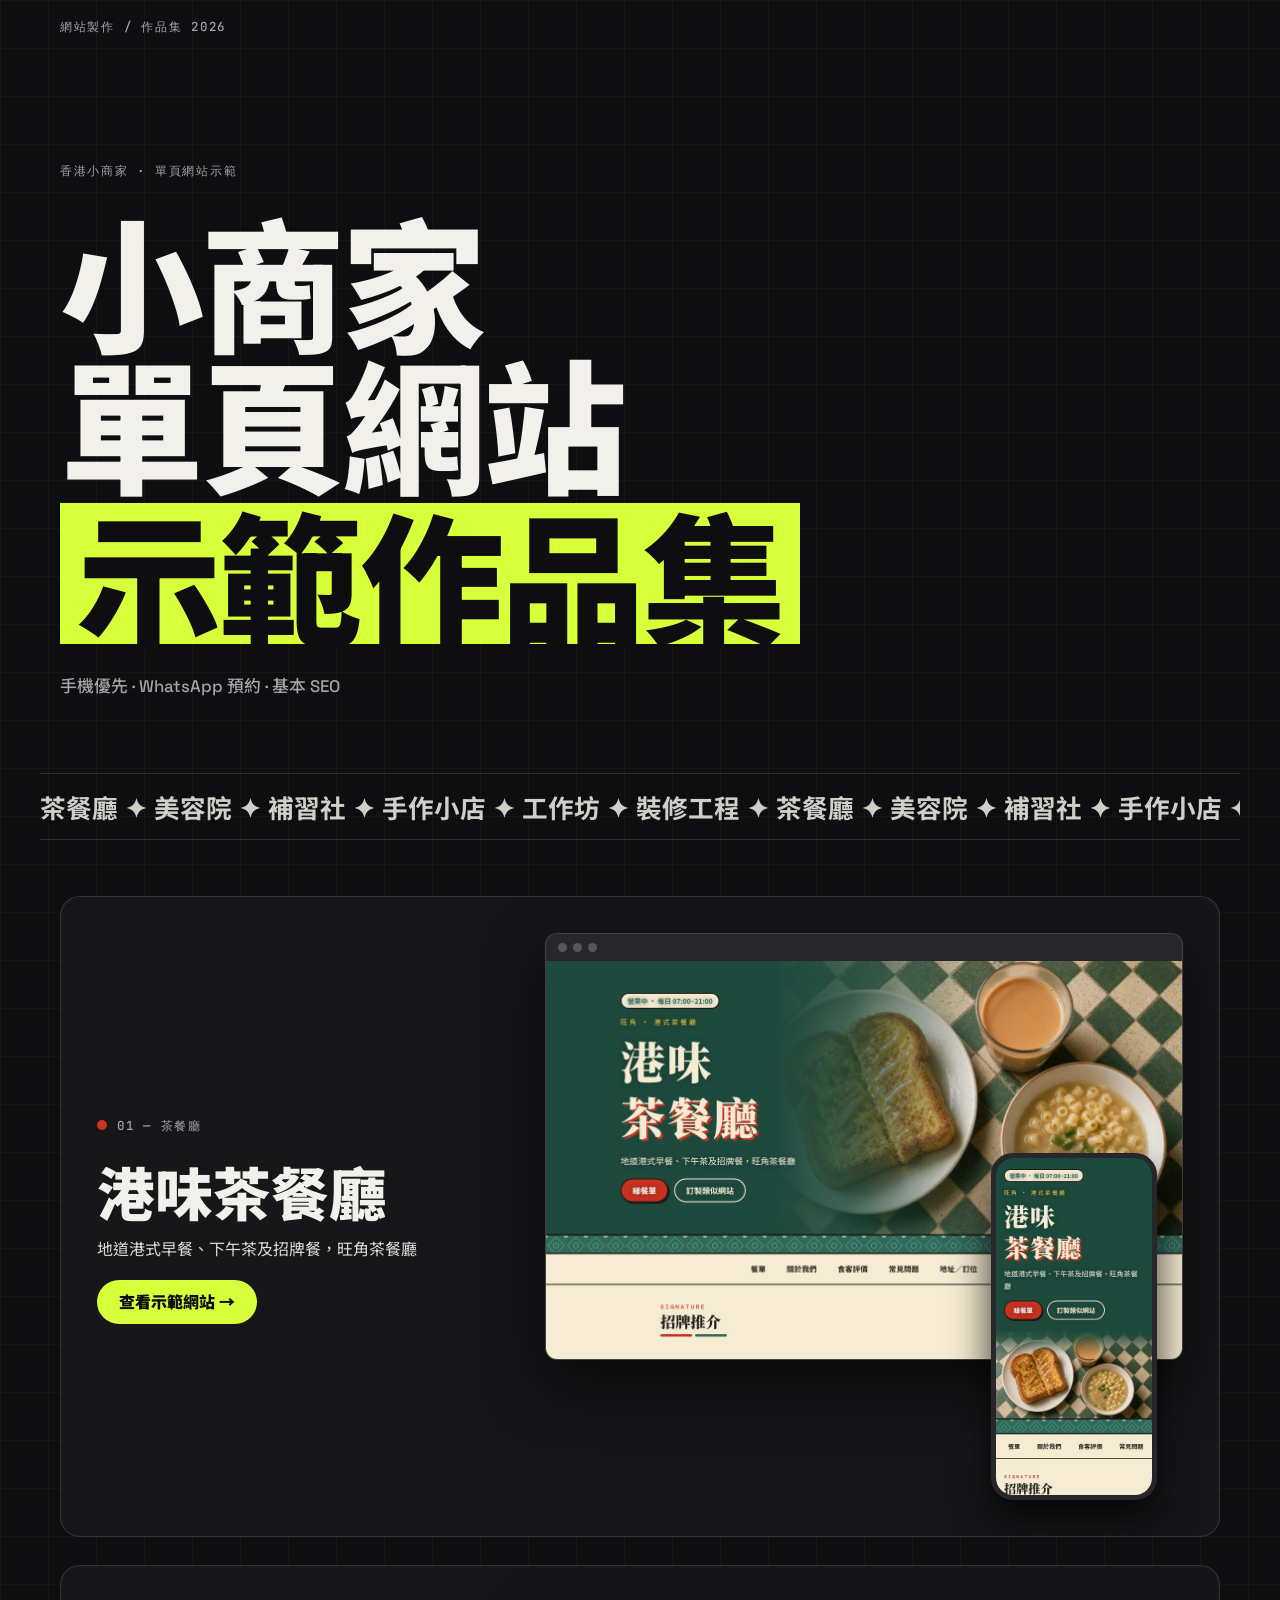
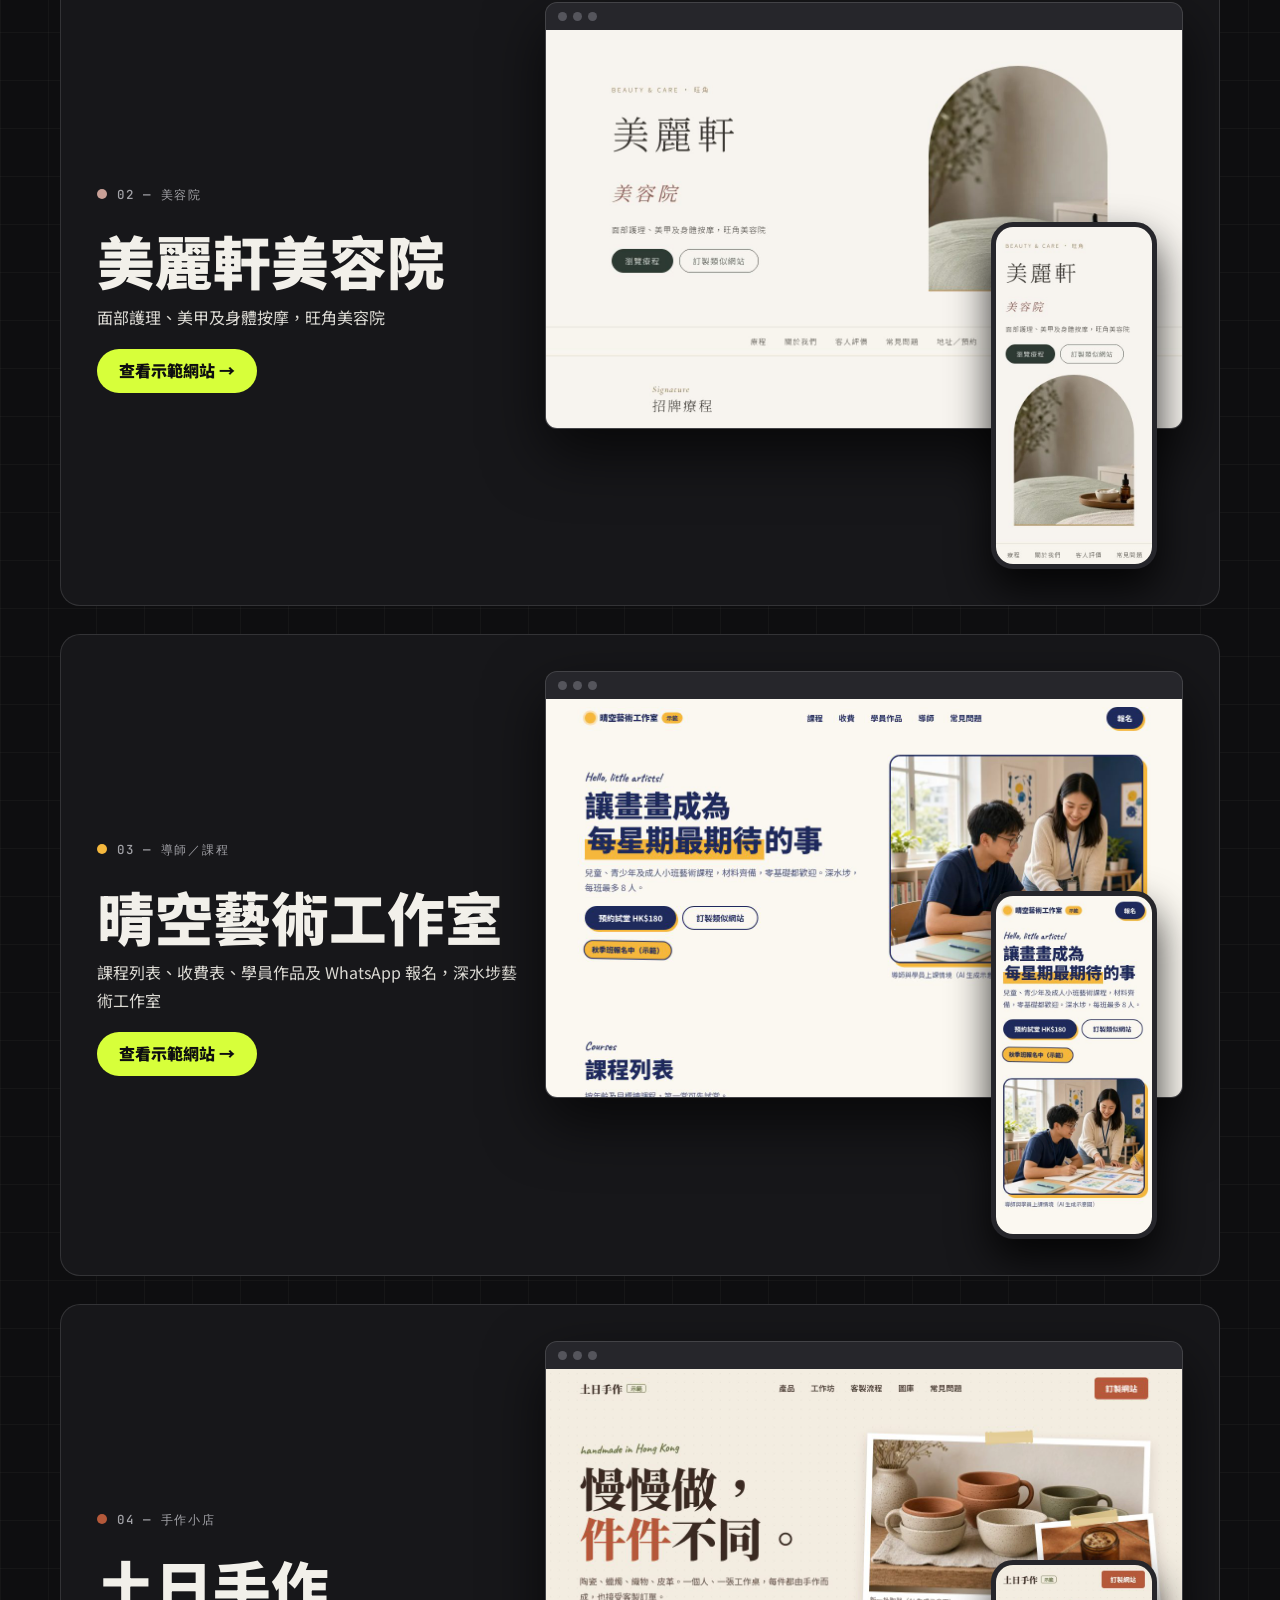
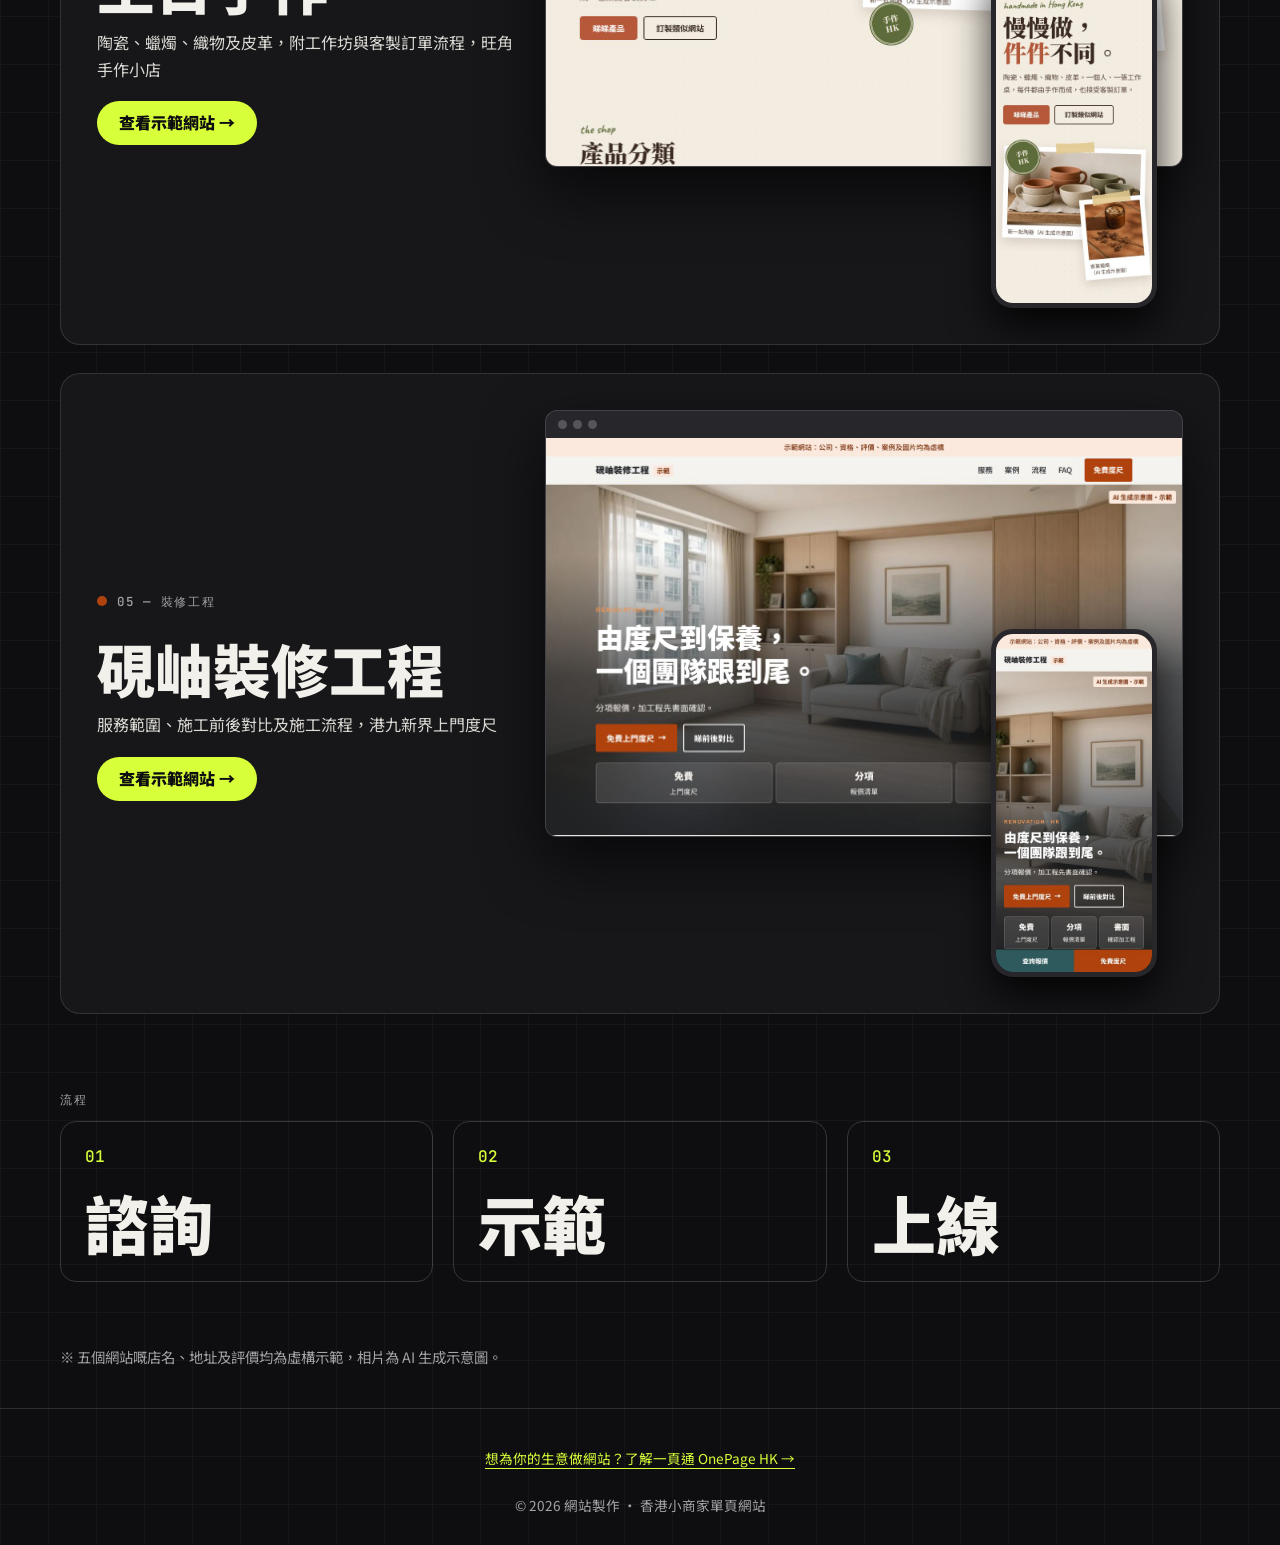
<file: index.html>
<!DOCTYPE html>
<html lang="zh-HK">
<head>
<meta charset="utf-8">
<meta name="viewport" content="width=device-width,initial-scale=1">
<title>香港小商家單頁網站示範作品集</title>
<meta name="description" content="為香港小商家設計嘅手機優先單頁網站示範：茶餐廳、美容院、藝術課程、手作小店及裝修工程，一頁睇晒服務、價目同查詢方式。">
<meta name="theme-color" content="#0E0E10">
<link rel="canonical" href="https://limaking1028.github.io/hk-demo-sites/">
<meta property="og:type" content="website"><meta property="og:site_name" content="香港小商家單頁網站示範作品集">
<meta property="og:title" content="香港小商家單頁網站示範作品集"><meta property="og:description" content="為香港小商家設計嘅手機優先單頁網站示範：茶餐廳、美容院、藝術課程、手作小店及裝修工程，一頁睇晒服務、價目同查詢方式。">
<meta property="og:url" content="https://limaking1028.github.io/hk-demo-sites/"><meta property="og:image" content="https://limaking1028.github.io/hk-demo-sites/og-image.png">
<meta property="og:image:width" content="1200"><meta property="og:image:height" content="630"><meta property="og:image:alt" content="小商家單頁網站示範作品集宣傳圖"><meta property="og:locale" content="zh_HK">
<meta name="twitter:card" content="summary_large_image"><meta name="twitter:title" content="香港小商家單頁網站示範作品集"><meta name="twitter:description" content="為香港小商家設計嘅手機優先單頁網站示範：茶餐廳、美容院、藝術課程、手作小店及裝修工程，一頁睇晒服務、價目同查詢方式。"><meta name="twitter:image" content="https://limaking1028.github.io/hk-demo-sites/og-image.png">
<link rel="icon" type="image/svg+xml" href="favicon.svg">
<script type="application/ld+json">{"@context": "https://schema.org", "@type": "CollectionPage", "name": "香港小商家單頁網站示範作品集", "description": "為香港小商家設計嘅手機優先單頁網站示範：茶餐廳、美容院、藝術課程、手作小店及裝修工程，一頁睇晒服務、價目同查詢方式。", "url": "https://limaking1028.github.io/hk-demo-sites/", "image": "https://limaking1028.github.io/hk-demo-sites/og-image.png", "inLanguage": "zh-HK", "hasPart": [{"@type": "WebPage", "name": "港味茶餐廳", "url": "https://limaking1028.github.io/hk-demo-sites/cha-chaan-teng/"}, {"@type": "WebPage", "name": "美麗軒美容院", "url": "https://limaking1028.github.io/hk-demo-sites/beauty-salon/"}, {"@type": "WebPage", "name": "晴空藝術工作室", "url": "https://limaking1028.github.io/hk-demo-sites/tutor-course/"}, {"@type": "WebPage", "name": "土日手作", "url": "https://limaking1028.github.io/hk-demo-sites/handmade-shop/"}, {"@type": "WebPage", "name": "硯岫裝修工程", "url": "https://limaking1028.github.io/hk-demo-sites/renovation/"}]}</script>
<link rel="preconnect" href="https://fonts.googleapis.com"><link rel="preconnect" href="https://fonts.gstatic.com" crossorigin>
<link href="https://fonts.googleapis.com/css2?family=JetBrains+Mono:wght@400;500&family=Noto+Sans+TC:wght@400;500;900&family=Space+Grotesk:wght@500;700&display=swap" rel="stylesheet">
<link rel="stylesheet" href="style.css">
</head>
<body>
<header class="top"><span class="mono">網站製作 / 作品集 2026</span></header>
<main>
<section class="hero"><p class="mono">香港小商家 · 單頁網站示範</p><h1><span>小商家</span><span>單頁網站</span><span class="hl">示範作品集</span></h1><p class="lead">手機優先 · WhatsApp 預約 · 基本 SEO</p></section>
<div class="marquee" aria-hidden="true"><div><span>茶餐廳 ✦ 美容院 ✦ 補習社 ✦ 手作小店 ✦ 工作坊 ✦ 裝修工程 ✦ </span><span>茶餐廳 ✦ 美容院 ✦ 補習社 ✦ 手作小店 ✦ 工作坊 ✦ 裝修工程 ✦ </span></div></div>
<section class="cases">
<article class="case rv"><a href="cha-chaan-teng/" aria-label="查看港味茶餐廳示範網站">
<div class="meta"><span class="mono"><i style="background:#C8321F"></i>01 — 茶餐廳</span><h2>港味茶餐廳</h2><p>地道港式早餐、下午茶及招牌餐，旺角茶餐廳</p><span class="go">查看示範網站 →</span></div>
<div class="mock"><div class="browser"><div class="bar"><b></b><b></b><b></b></div><img src="assets/shot-cha-chaan-teng-d.jpg" width="1280" height="800" alt="港味茶餐廳桌面版截圖" loading="lazy"></div><div class="phone"><img src="assets/shot-cha-chaan-teng-m.jpg" width="390" height="844" alt="港味茶餐廳手機版截圖" loading="lazy"></div></div></a></article><article class="case rv"><a href="beauty-salon/" aria-label="查看美麗軒美容院示範網站">
<div class="meta"><span class="mono"><i style="background:#C9A097"></i>02 — 美容院</span><h2>美麗軒美容院</h2><p>面部護理、美甲及身體按摩，旺角美容院</p><span class="go">查看示範網站 →</span></div>
<div class="mock"><div class="browser"><div class="bar"><b></b><b></b><b></b></div><img src="assets/shot-beauty-salon-d.jpg" width="1280" height="800" alt="美麗軒美容院桌面版截圖" loading="lazy"></div><div class="phone"><img src="assets/shot-beauty-salon-m.jpg" width="390" height="844" alt="美麗軒美容院手機版截圖" loading="lazy"></div></div></a></article><article class="case rv"><a href="tutor-course/" aria-label="查看晴空藝術工作室示範網站">
<div class="meta"><span class="mono"><i style="background:#F5B83D"></i>03 — 導師／課程</span><h2>晴空藝術工作室</h2><p>課程列表、收費表、學員作品及 WhatsApp 報名，深水埗藝術工作室</p><span class="go">查看示範網站 →</span></div>
<div class="mock"><div class="browser"><div class="bar"><b></b><b></b><b></b></div><img src="assets/shot-tutor-course-d.jpg" width="1280" height="800" alt="晴空藝術工作室桌面版截圖" loading="lazy"></div><div class="phone"><img src="assets/shot-tutor-course-m.jpg" width="390" height="844" alt="晴空藝術工作室手機版截圖" loading="lazy"></div></div></a></article><article class="case rv"><a href="handmade-shop/" aria-label="查看土日手作示範網站">
<div class="meta"><span class="mono"><i style="background:#B5593A"></i>04 — 手作小店</span><h2>土日手作</h2><p>陶瓷、蠟燭、織物及皮革，附工作坊與客製訂單流程，旺角手作小店</p><span class="go">查看示範網站 →</span></div>
<div class="mock"><div class="browser"><div class="bar"><b></b><b></b><b></b></div><img src="assets/shot-handmade-shop-d.jpg" width="1280" height="800" alt="土日手作桌面版截圖" loading="lazy"></div><div class="phone"><img src="assets/shot-handmade-shop-m.jpg" width="390" height="844" alt="土日手作手機版截圖" loading="lazy"></div></div></a></article><article class="case rv"><a href="renovation/" aria-label="查看硯岫裝修工程示範網站">
<div class="meta"><span class="mono"><i style="background:#B0420E"></i>05 — 裝修工程</span><h2>硯岫裝修工程</h2><p>服務範圍、施工前後對比及施工流程，港九新界上門度尺</p><span class="go">查看示範網站 →</span></div>
<div class="mock"><div class="browser"><div class="bar"><b></b><b></b><b></b></div><img src="assets/shot-renovation-d.jpg" width="1280" height="800" alt="硯岫裝修工程桌面版截圖" loading="lazy"></div><div class="phone"><img src="assets/shot-renovation-m.jpg" width="390" height="844" alt="硯岫裝修工程手機版截圖" loading="lazy"></div></div></a></article>
</section>
<section class="steps"><p class="mono">流程</p><ol><li><b>01</b><span>諮詢</span></li><li><b>02</b><span>示範</span></li><li><b>03</b><span>上線</span></li></ol></section>
<p class="note">※ 五個網站嘅店名、地址及評價均為虛構示範，相片為 AI 生成示意圖。</p>
</main>
<footer><p class="foot-cta"><a href="onepage-hk/">想為你的生意做網站？了解一頁通 OnePage HK →</a></p>© 2026 網站製作 · 香港小商家單頁網站</footer>
<script>if("IntersectionObserver"in window&&!matchMedia("(prefers-reduced-motion: reduce)").matches){document.documentElement.classList.add("js");var io=new IntersectionObserver(function(e){e.forEach(function(x){if(x.isIntersecting){x.target.classList.add("in");io.unobserve(x.target)}})},{threshold:.12});document.querySelectorAll(".rv").forEach(function(n){io.observe(n)})}</script>
</body></html>
</file>
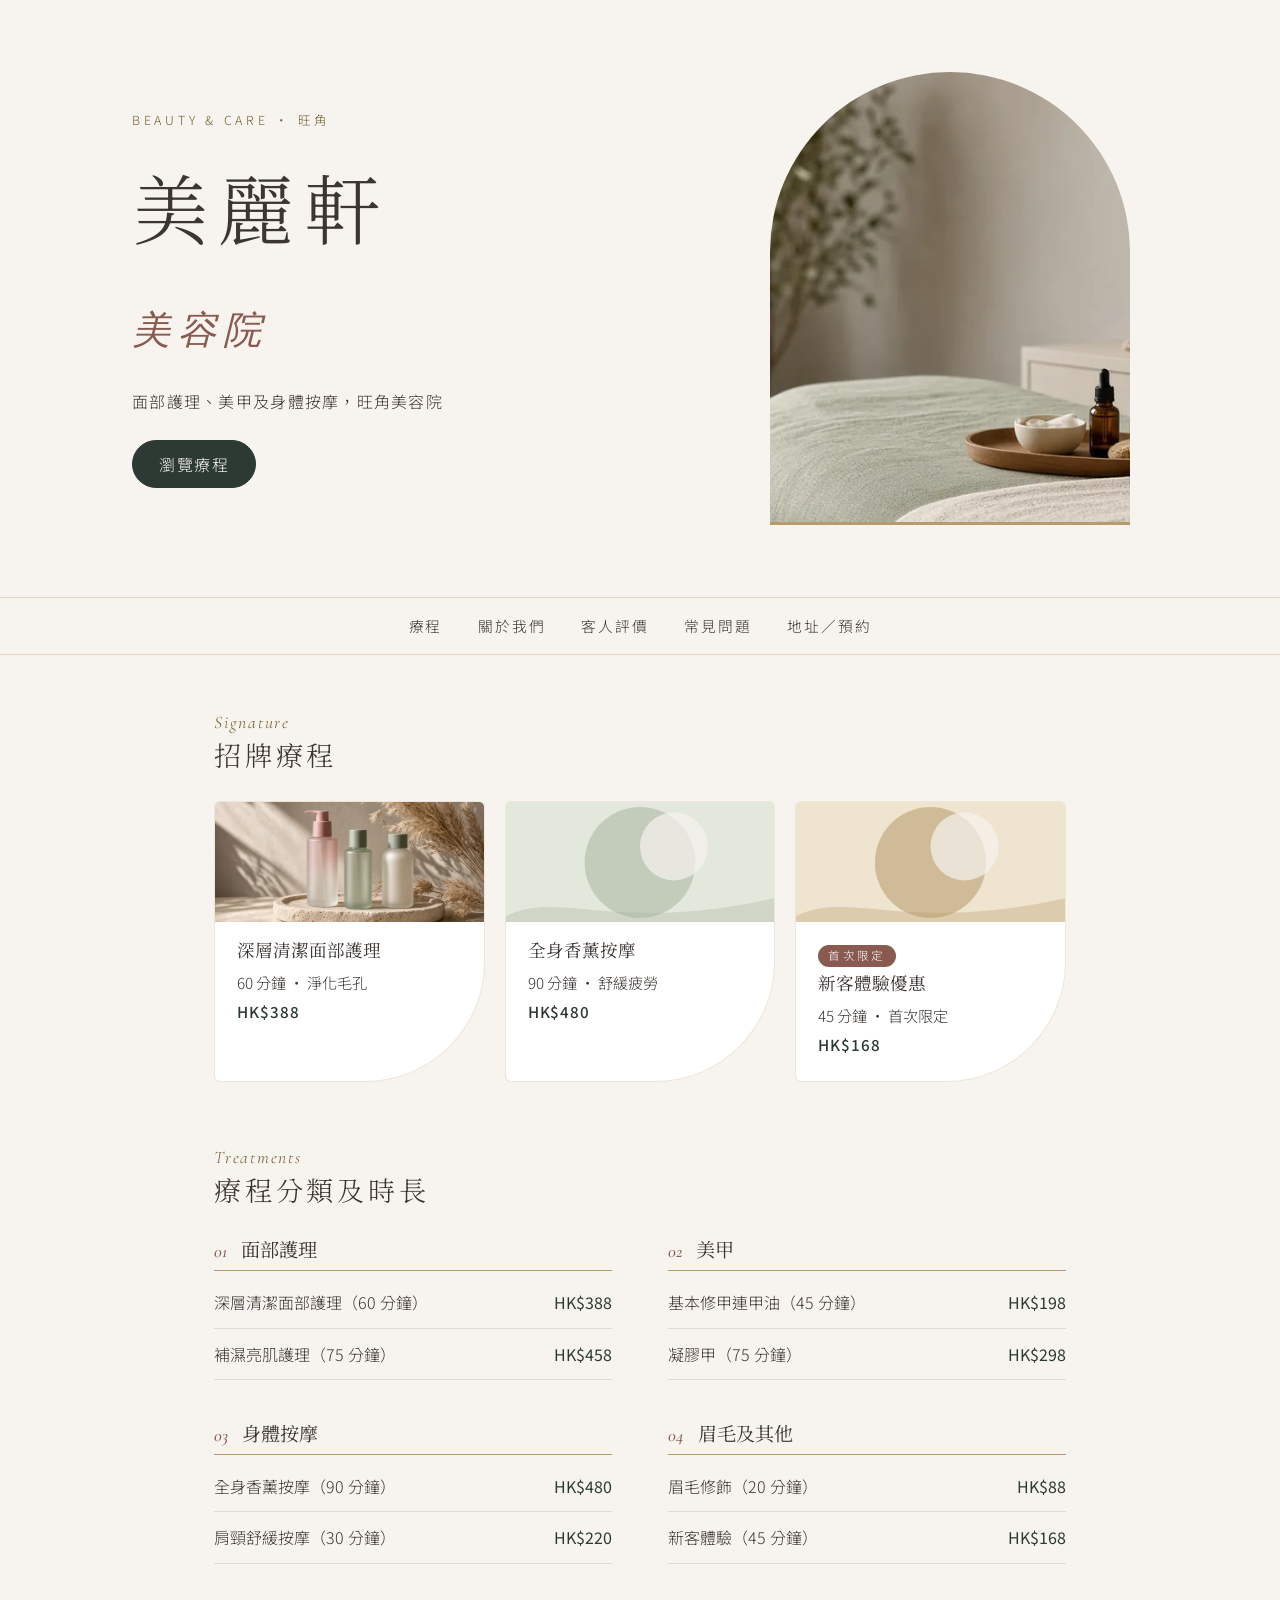
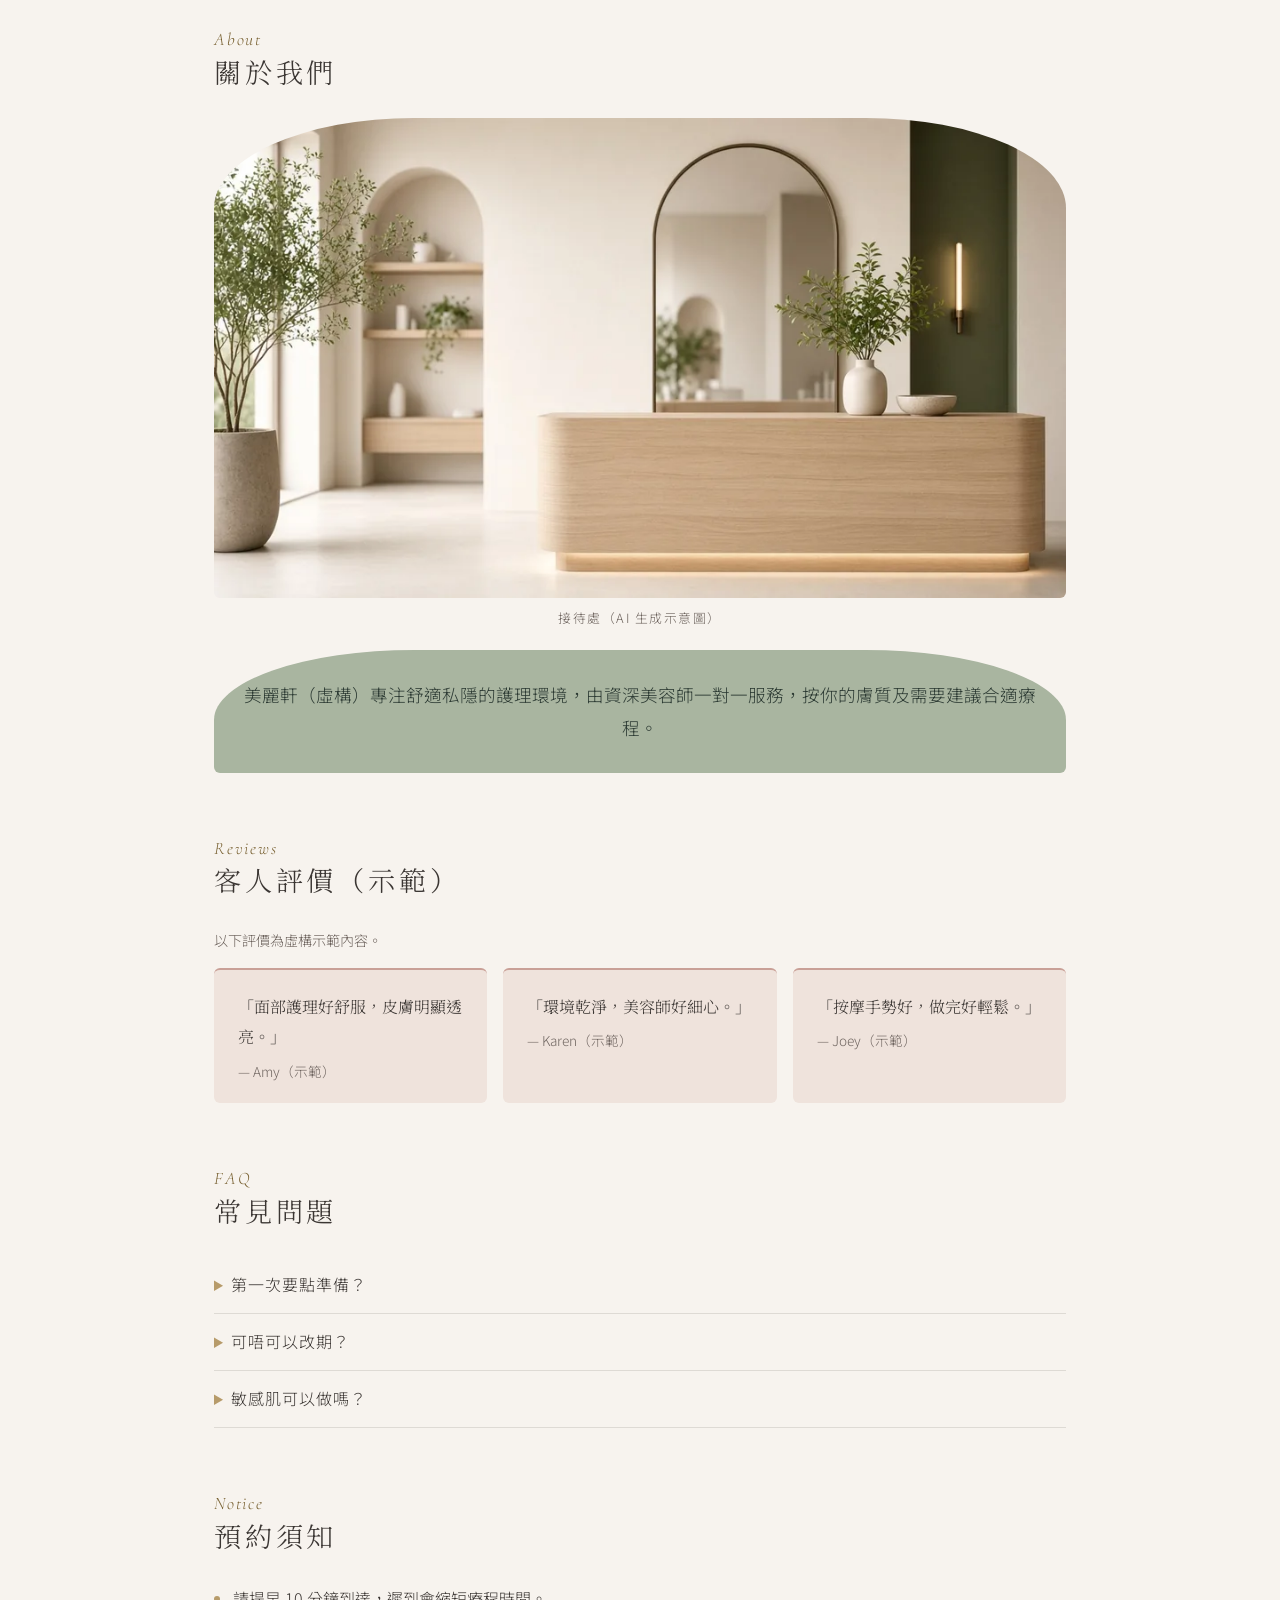
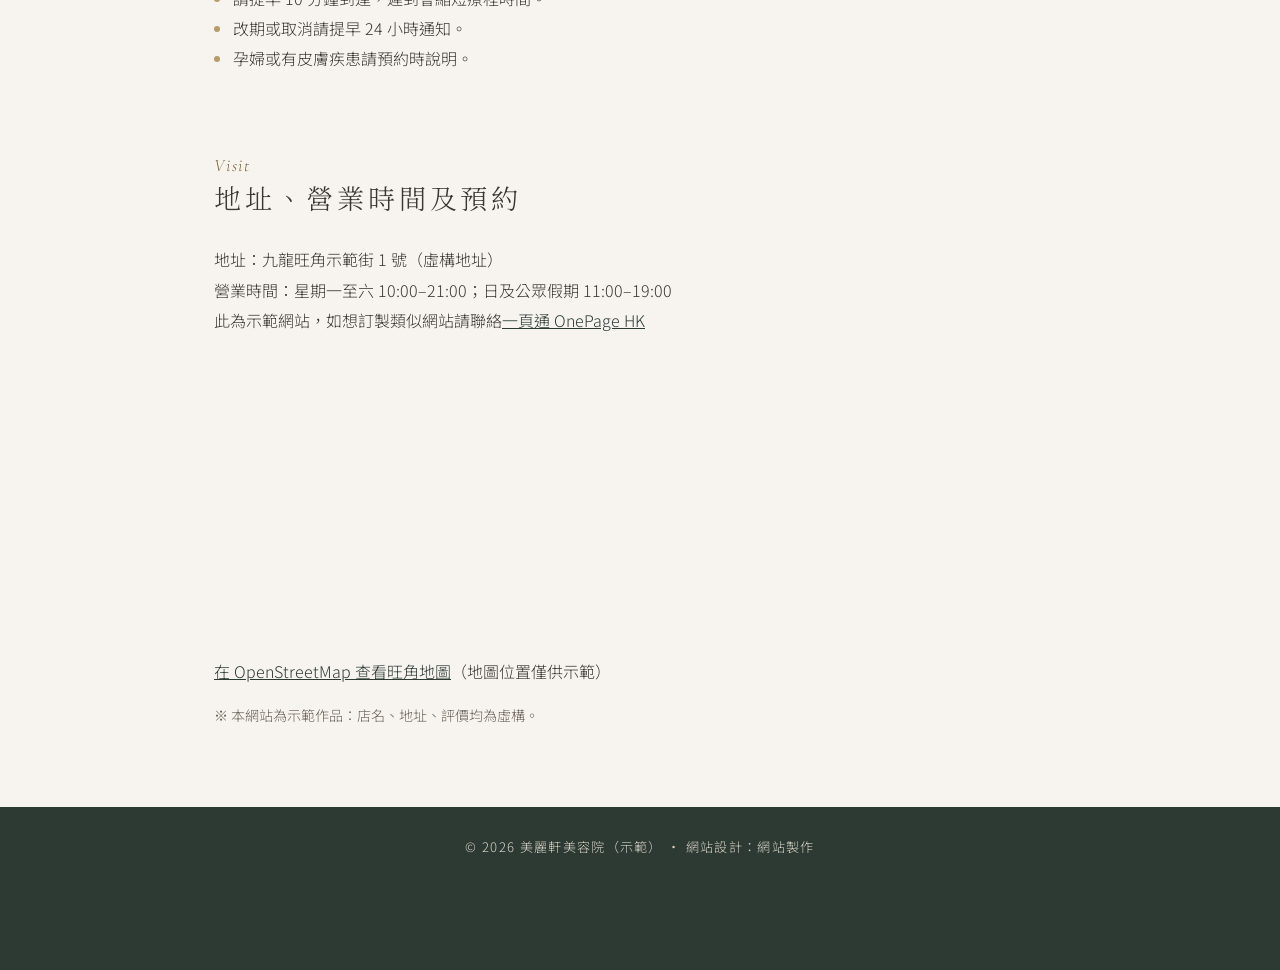
<file: beauty-salon/index.html>
<!DOCTYPE html>
<html lang="zh-HK">
<head>
<meta charset="utf-8">
<meta name="viewport" content="width=device-width,initial-scale=1">
<title>美麗軒美容院｜面部護理、美甲及身體按摩，旺角美容院</title>
<meta name="description" content="美麗軒美容院（示範網站）：面部護理、美甲及身體按摩，旺角美容院。如想訂製類似網站，請聯絡一頁通 OnePage HK。">
<meta name="theme-color" content="#2C3A33">
<link rel="canonical" href="https://limaking1028.github.io/hk-demo-sites/beauty-salon/">
<meta property="og:type" content="website">
<meta property="og:site_name" content="美麗軒美容院">
<meta property="og:title" content="美麗軒美容院｜面部護理、美甲及身體按摩，旺角美容院">
<meta property="og:description" content="面部護理、美甲及身體按摩，旺角美容院。示範網站，如想訂製類似網站，請聯絡一頁通 OnePage HK。">
<meta property="og:url" content="https://limaking1028.github.io/hk-demo-sites/beauty-salon/">
<meta property="og:image" content="https://limaking1028.github.io/hk-demo-sites/beauty-salon/og-image.png">
<meta property="og:image:width" content="1200"><meta property="og:image:height" content="630"><meta property="og:image:type" content="image/png">
<meta property="og:image:alt" content="鼠尾草綠色床巾與精油托盤的寧靜療程室">
<meta property="og:locale" content="zh_HK">
<meta name="twitter:card" content="summary_large_image">
<meta name="twitter:title" content="美麗軒美容院｜面部護理、美甲及身體按摩，旺角美容院">
<meta name="twitter:image" content="https://limaking1028.github.io/hk-demo-sites/beauty-salon/og-image.png">
<link rel="icon" href="data:image/svg+xml,%3Csvg xmlns='http://www.w3.org/2000/svg' viewBox='0 0 32 32'%3E%3Ccircle cx='16' cy='16' r='16' fill='%232C3A33'/%3E%3C/svg%3E">
<script type="application/ld+json">{"@context": "https://schema.org", "@type": "BeautySalon", "name": "美麗軒美容院", "description": "面部護理、美甲及身體按摩，旺角美容院", "url": "https://limaking1028.github.io/hk-demo-sites/beauty-salon/", "image": ["https://limaking1028.github.io/hk-demo-sites/beauty-salon/og-image.png", "https://limaking1028.github.io/hk-demo-sites/beauty-salon/assets/hero-photo.jpg"], "priceRange": "HK$88-HK$680", "address": {"@type": "PostalAddress", "streetAddress": "示範街 1 號", "addressLocality": "旺角", "addressRegion": "九龍", "addressCountry": "HK"}, "openingHours": ["Mo-Sa 10:00-21:00", "Su 11:00-19:00"]}</script>
<link rel="preconnect" href="https://fonts.googleapis.com"><link rel="preconnect" href="https://fonts.gstatic.com" crossorigin>
<link href="https://fonts.googleapis.com/css2?family=Cormorant+Garamond:ital,wght@1,400;1,500&family=Noto+Sans+TC:wght@300;400;500&family=Noto+Serif+TC:wght@300;400;500&display=swap" rel="stylesheet">
<link rel="stylesheet" href="style.css">
</head>
<body>
<header class="hero">
<div class="hero-copy"><p class="eyebrow">Beauty &amp; Care · 旺角</p><h1>美麗軒<br><em>美容院</em></h1><p class="lead">面部護理、美甲及身體按摩，旺角美容院</p><div class="cta-row"><a class="btn dark" href="#treatments">瀏覽療程</a></div></div>
<div class="arch"><picture><source type="image/webp" srcset="assets/hero-photo.webp"><img src="assets/hero-photo.jpg" width="400" height="500" alt="鼠尾草綠色床巾與精油托盤的寧靜療程室" fetchpriority="high" decoding="async"></picture></div>
</header>
<nav aria-label="頁內導覽"><a href="#treatments">療程</a><a href="#about">關於我們</a><a href="#reviews">客人評價</a><a href="#faq">常見問題</a><a href="#visit">地址／預約</a></nav>
<main>
<section id="signature"><h2><em>Signature</em>招牌療程</h2><ul class="cards">
<li class="rv"><picture><source type="image/webp" srcset="assets/photo-products.webp"><img src="assets/photo-products.jpg" width="270" height="120" alt="霧面玻璃瓶護膚品放在石質托盤上" loading="lazy" decoding="async"></picture><div><h3>深層清潔面部護理</h3><p>60 分鐘 · 淨化毛孔<br><b>HK$388</b></p></div></li>
<li class="rv"><img src="assets/svc-body.svg" width="270" height="120" alt="" loading="lazy"><div><h3>全身香薰按摩</h3><p>90 分鐘 · 舒緩疲勞<br><b>HK$480</b></p></div></li>
<li class="rv"><img src="assets/svc-new.svg" width="270" height="120" alt="" loading="lazy"><div><span class="tag">首次限定</span><h3>新客體驗優惠</h3><p>45 分鐘 · 首次限定<br><b>HK$168</b></p></div></li></ul></section>
<section id="treatments"><h2><em>Treatments</em>療程分類及時長</h2><div class="lists"><div class="grp"><h3><span class="no">01</span>面部護理</h3><ul class="price"><li><span>深層清潔面部護理（60 分鐘）</span><b>HK$388</b></li><li><span>補濕亮肌護理（75 分鐘）</span><b>HK$458</b></li></ul></div><div class="grp"><h3><span class="no">02</span>美甲</h3><ul class="price"><li><span>基本修甲連甲油（45 分鐘）</span><b>HK$198</b></li><li><span>凝膠甲（75 分鐘）</span><b>HK$298</b></li></ul></div><div class="grp"><h3><span class="no">03</span>身體按摩</h3><ul class="price"><li><span>全身香薰按摩（90 分鐘）</span><b>HK$480</b></li><li><span>肩頸舒緩按摩（30 分鐘）</span><b>HK$220</b></li></ul></div><div class="grp"><h3><span class="no">04</span>眉毛及其他</h3><ul class="price"><li><span>眉毛修飾（20 分鐘）</span><b>HK$88</b></li><li><span>新客體驗（45 分鐘）</span><b>HK$168</b></li></ul></div></div></section>
<section id="about" class="about"><h2><em>About</em>關於我們</h2><figure class="shop-photo"><picture><source type="image/webp" srcset="assets/photo-reception.webp"><img src="assets/photo-reception.jpg" width="960" height="540" alt="木質接待處、拱形鏡及綠植的明亮接待空間" loading="lazy" decoding="async"></picture><figcaption>接待處（AI 生成示意圖）</figcaption></figure><p>美麗軒（虛構）專注舒適私隱的護理環境，由資深美容師一對一服務，按你的膚質及需要建議合適療程。</p></section>
<section id="reviews"><h2><em>Reviews</em>客人評價（示範）</h2><p class="note">以下評價為虛構示範內容。</p><div class="quotes"><blockquote class="rv">「面部護理好舒服，皮膚明顯透亮。」<cite>— Amy（示範）</cite></blockquote><blockquote class="rv">「環境乾淨，美容師好細心。」<cite>— Karen（示範）</cite></blockquote><blockquote class="rv">「按摩手勢好，做完好輕鬆。」<cite>— Joey（示範）</cite></blockquote></div></section>
<section id="faq"><h2><em>FAQ</em>常見問題</h2><details><summary>第一次要點準備？</summary><p>建議卸妝後到店，並預早 10 分鐘抵達。</p></details><details><summary>可唔可以改期？</summary><p>此為示範網站，實際改期安排以真實店舖為準，一般建議提早 24 小時通知。</p></details><details><summary>敏感肌可以做嗎？</summary><p>預約時告知，美容師會建議合適療程。</p></details></section>
<section id="notice"><h2><em>Notice</em>預約須知</h2><ul class="plain"><li>請提早 10 分鐘到達，遲到會縮短療程時間。</li><li>改期或取消請提早 24 小時通知。</li><li>孕婦或有皮膚疾患請預約時說明。</li></ul></section>
<section id="visit"><h2><em>Visit</em>地址、營業時間及預約</h2>
<p>地址：九龍旺角示範街 1 號（虛構地址）<br>營業時間：星期一至六 10:00–21:00；日及公眾假期 11:00–19:00<br>此為示範網站，如想訂製類似網站請聯絡<a href="https://limaking1028.github.io/hk-demo-sites/onepage-hk/">一頁通 OnePage HK</a></p>
<iframe title="美麗軒美容院位置地圖（旺角）" loading="lazy" src="https://www.openstreetmap.org/export/embed.html?bbox=114.1650%2C22.3150%2C114.1750%2C22.3225&amp;layer=mapnik&amp;marker=22.3193%2C114.1694"></iframe>
<p><a href="https://www.openstreetmap.org/?mlat=22.3193&amp;mlon=114.1694#map=17/22.3193/114.1694" rel="noopener">在 OpenStreetMap 查看旺角地圖</a>（地圖位置僅供示範）</p>
<p class="note">※ 本網站為示範作品：店名、地址、評價均為虛構。</p></section>
</main>
<footer>© 2026 美麗軒美容院（示範） · 網站設計：網站製作</footer>
<script>if("IntersectionObserver"in window&&!matchMedia("(prefers-reduced-motion: reduce)").matches){document.documentElement.classList.add("js");var io=new IntersectionObserver(function(e){e.forEach(function(x){if(x.isIntersecting){x.target.classList.add("in");io.unobserve(x.target)}})},{threshold:.15});document.querySelectorAll(".rv").forEach(function(n){io.observe(n)})}</script>
</body></html>
</file>
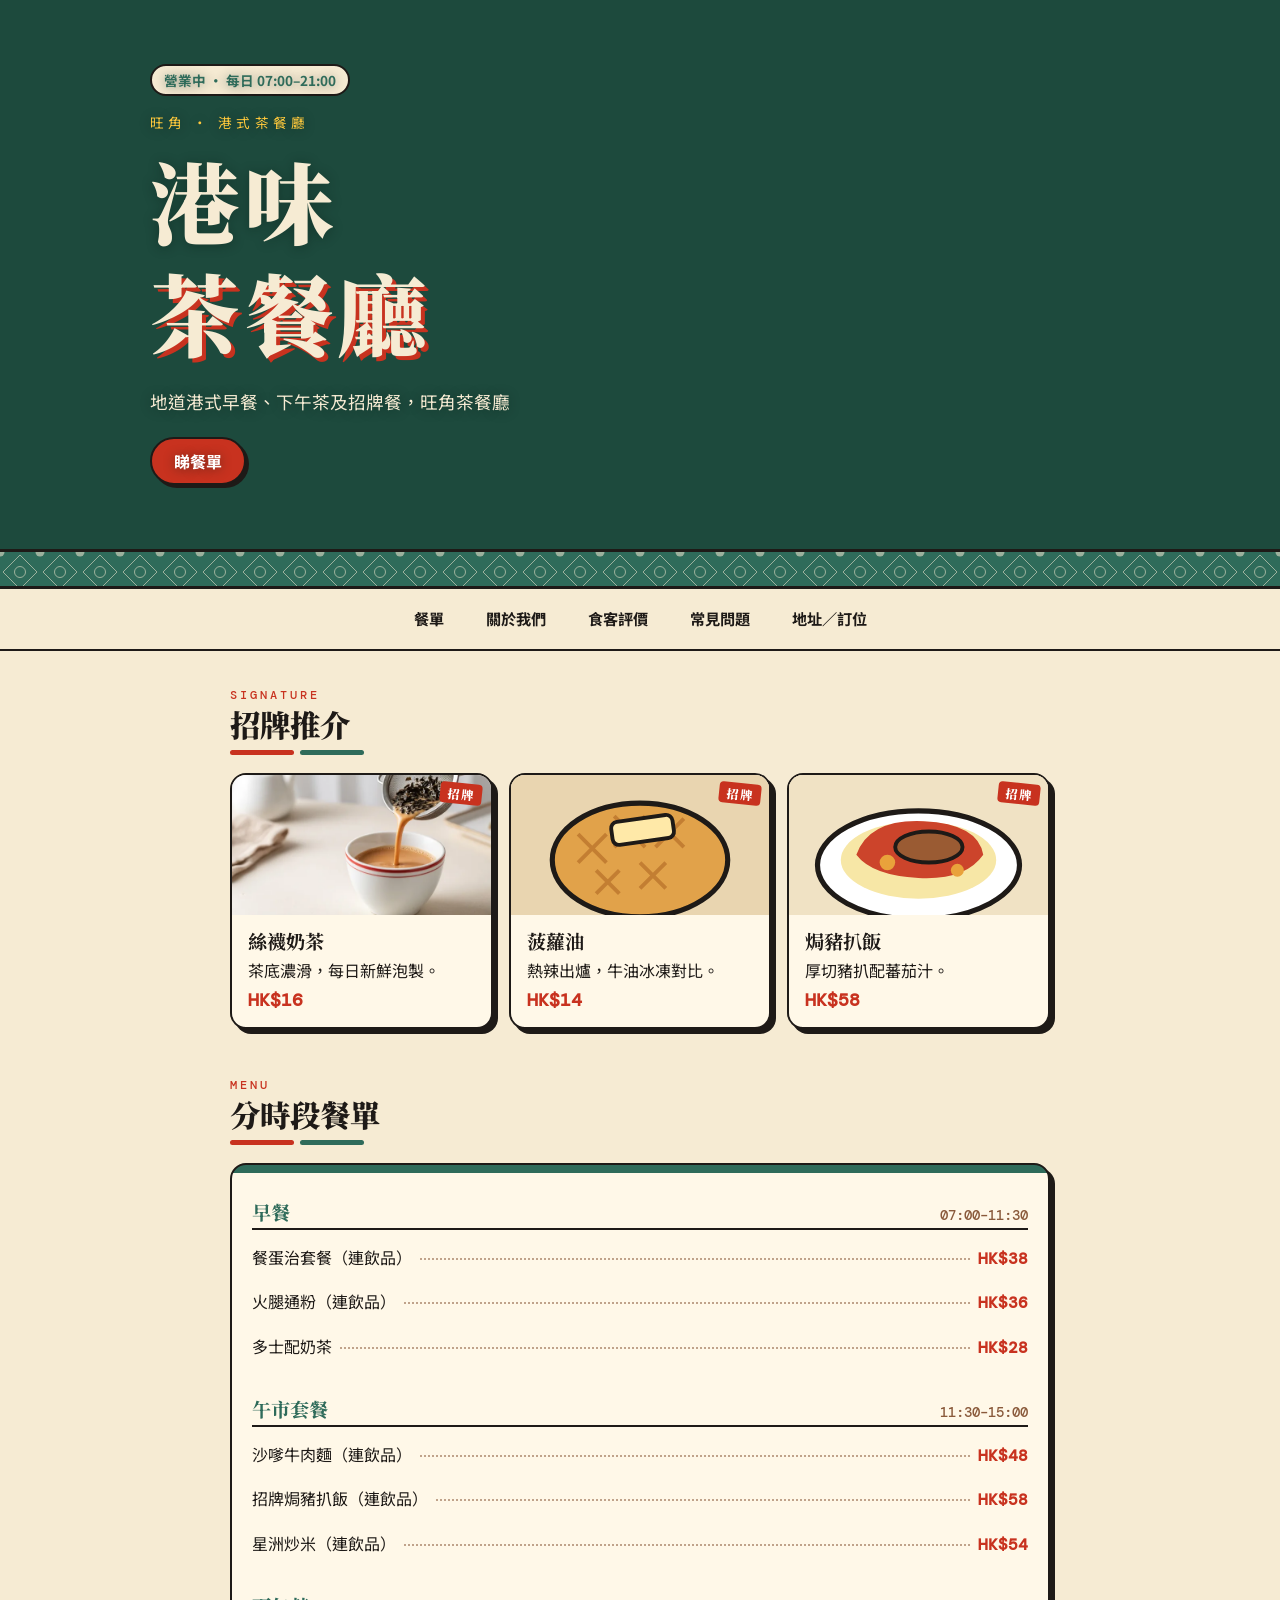
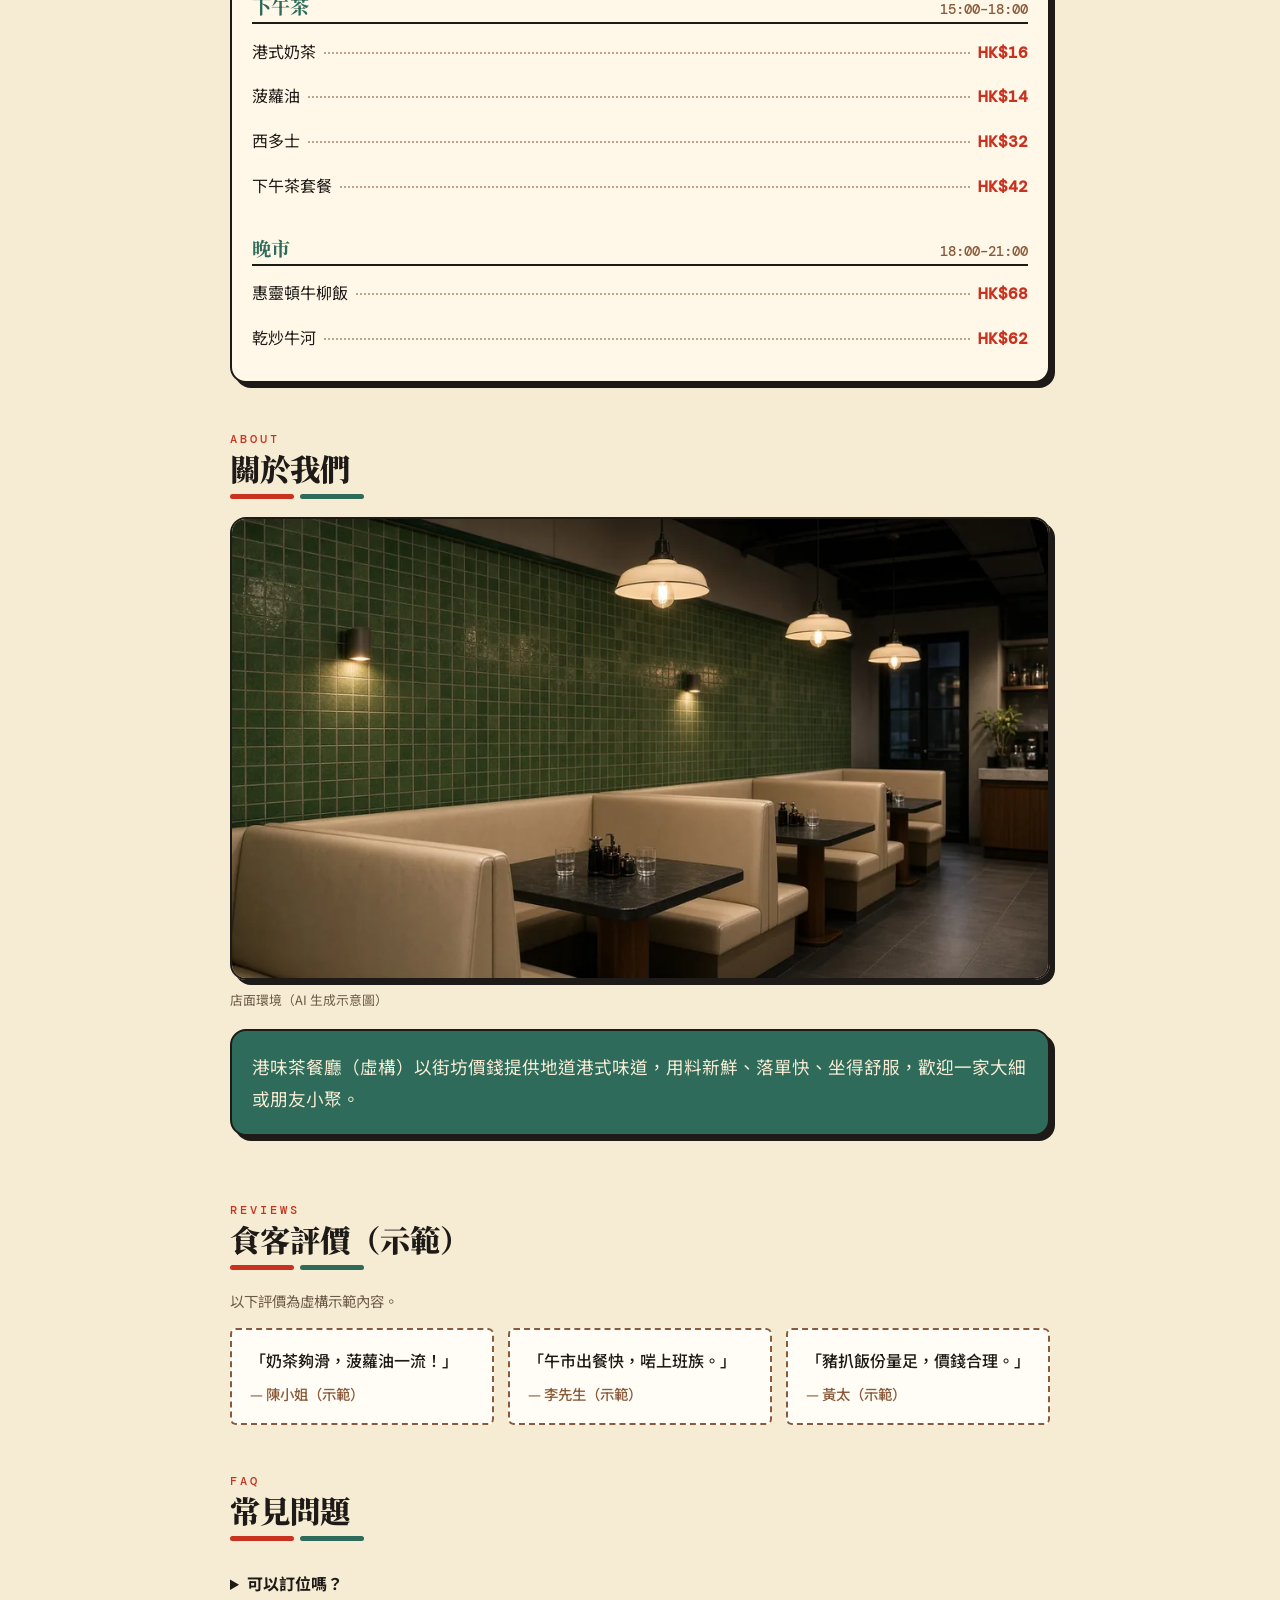
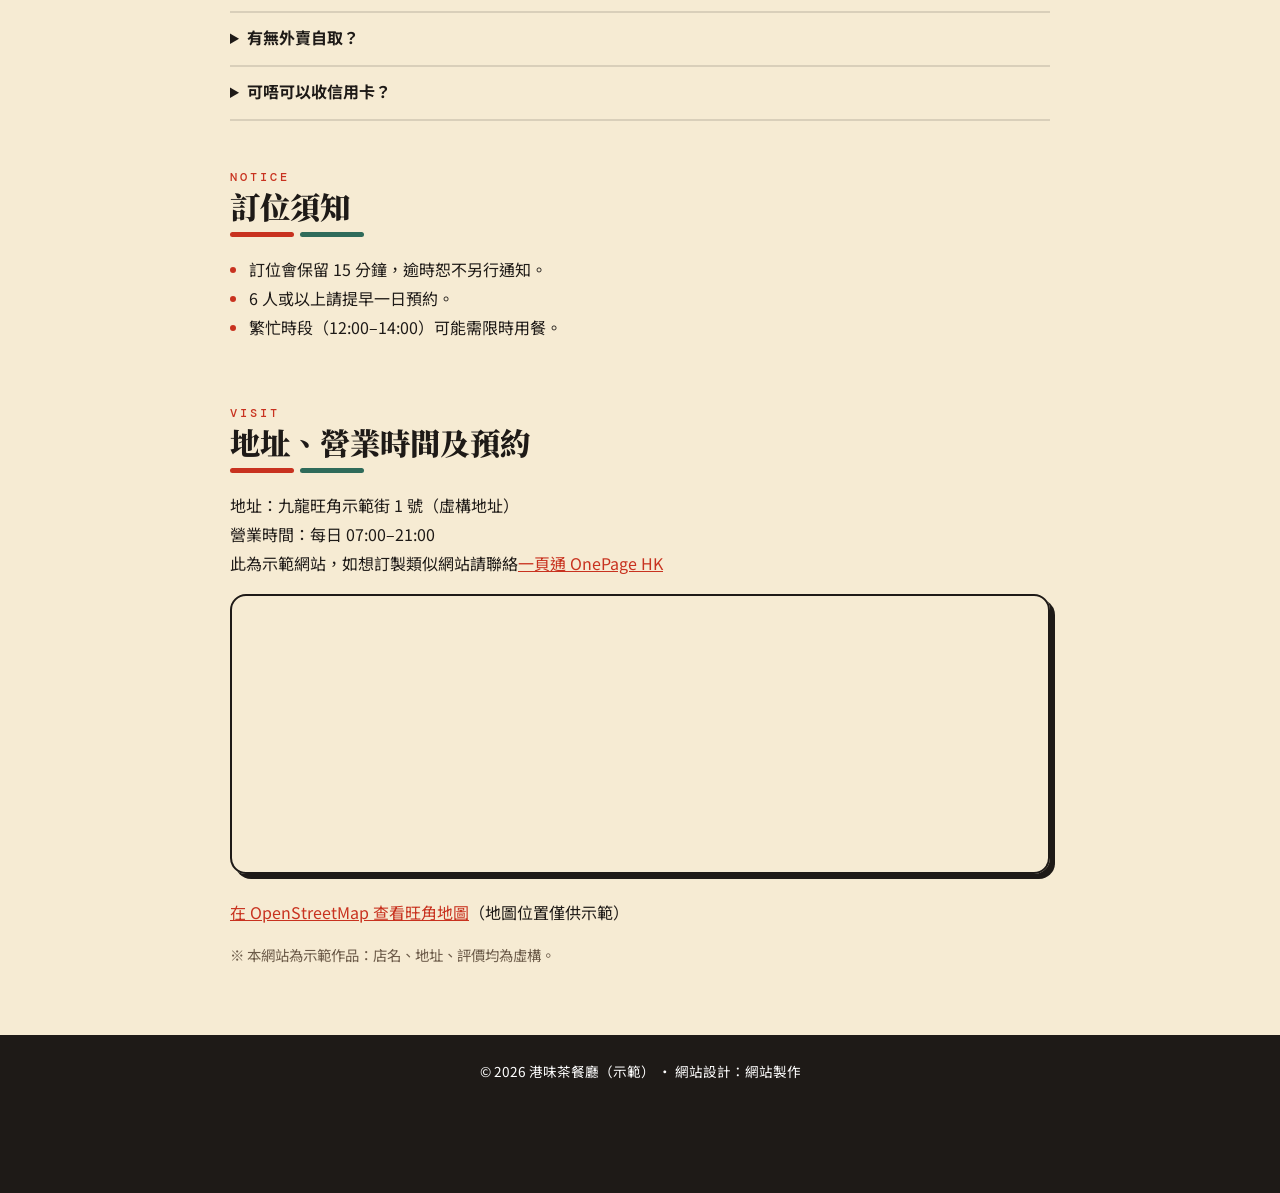
<file: cha-chaan-teng/index.html>
<!DOCTYPE html>
<html lang="zh-HK">
<head>
<meta charset="utf-8">
<meta name="viewport" content="width=device-width,initial-scale=1">
<title>港味茶餐廳｜地道港式早餐、下午茶及招牌餐，旺角茶餐廳</title>
<meta name="description" content="港味茶餐廳（示範網站）：地道港式早餐、下午茶及招牌餐，旺角茶餐廳。如想訂製類似網站，請聯絡一頁通 OnePage HK。">
<meta name="theme-color" content="#2F6B5A">
<link rel="canonical" href="https://limaking1028.github.io/hk-demo-sites/cha-chaan-teng/">
<meta property="og:type" content="website">
<meta property="og:site_name" content="港味茶餐廳">
<meta property="og:title" content="港味茶餐廳｜地道港式早餐、下午茶及招牌餐，旺角茶餐廳">
<meta property="og:description" content="地道港式早餐、下午茶及招牌餐，旺角茶餐廳。示範網站，如想訂製類似網站，請聯絡一頁通 OnePage HK。">
<meta property="og:url" content="https://limaking1028.github.io/hk-demo-sites/cha-chaan-teng/">
<meta property="og:image" content="https://limaking1028.github.io/hk-demo-sites/cha-chaan-teng/og-image.png">
<meta property="og:image:width" content="1200"><meta property="og:image:height" content="630"><meta property="og:image:type" content="image/png">
<meta property="og:image:alt" content="花磚桌面上的港式西多士、熱奶茶及火腿通粉">
<meta property="og:locale" content="zh_HK">
<meta name="twitter:card" content="summary_large_image">
<meta name="twitter:title" content="港味茶餐廳｜地道港式早餐、下午茶及招牌餐，旺角茶餐廳">
<meta name="twitter:image" content="https://limaking1028.github.io/hk-demo-sites/cha-chaan-teng/og-image.png">
<link rel="icon" href="data:image/svg+xml,%3Csvg xmlns='http://www.w3.org/2000/svg' viewBox='0 0 32 32'%3E%3Ccircle cx='16' cy='16' r='16' fill='%23C8321F'/%3E%3C/svg%3E">
<script type="application/ld+json">{"@context": "https://schema.org", "@type": "Restaurant", "name": "港味茶餐廳", "description": "地道港式早餐、下午茶及招牌餐，旺角茶餐廳", "url": "https://limaking1028.github.io/hk-demo-sites/cha-chaan-teng/", "image": ["https://limaking1028.github.io/hk-demo-sites/cha-chaan-teng/og-image.png", "https://limaking1028.github.io/hk-demo-sites/cha-chaan-teng/assets/hero-photo.jpg"], "priceRange": "HK$14-HK$68", "address": {"@type": "PostalAddress", "streetAddress": "示範街 1 號", "addressLocality": "旺角", "addressRegion": "九龍", "addressCountry": "HK"}, "openingHours": "Mo-Su 07:00-21:00"}</script>
<link rel="preconnect" href="https://fonts.googleapis.com"><link rel="preconnect" href="https://fonts.gstatic.com" crossorigin>
<link href="https://fonts.googleapis.com/css2?family=Noto+Sans+TC:wght@400;500;700&family=Noto+Serif+TC:wght@700;900&family=DM+Mono:wght@500&display=swap" rel="stylesheet">
<link rel="stylesheet" href="style.css">
</head>
<body>
<header class="hero">
<div class="hero-copy"><span class="open">營業中 · 每日 07:00–21:00</span><p class="eyebrow">旺角 · 港式茶餐廳</p><h1 aria-label="港味茶餐廳"><span>港味</span><span>茶餐廳</span></h1><p class="lead">地道港式早餐、下午茶及招牌餐，旺角茶餐廳</p><div class="cta-row"><a class="btn red" href="#menu">睇餐單</a></div></div>
<picture class="hero-bg"><source type="image/webp" media="(max-width:759px)" srcset="assets/hero-photo-sm.webp"><source type="image/webp" srcset="assets/hero-photo.webp"><img class="hero-img" src="assets/hero-photo.jpg" width="1024" height="576" alt="花磚桌面上的港式西多士、熱奶茶及火腿通粉" fetchpriority="high" decoding="async"></picture>
</header>
<div class="tile-strip" aria-hidden="true"></div>
<nav aria-label="頁內導覽"><a href="#menu">餐單</a><a href="#about">關於我們</a><a href="#reviews">食客評價</a><a href="#faq">常見問題</a><a href="#visit">地址／訂位</a></nav>
<main>
<section id="signature"><h2><small>SIGNATURE</small>招牌推介</h2><ul class="cards">
<li class="rv"><picture><source type="image/webp" srcset="assets/photo-milktea.webp"><img src="assets/photo-milktea.jpg" width="260" height="140" alt="以茶隔倒入白瓷杯的港式絲襪奶茶" loading="lazy" decoding="async"></picture><div><span class="stamp">招牌</span><h3>絲襪奶茶</h3><p>茶底濃滑，每日新鮮泡製。<br><b>HK$16</b></p></div></li>
<li class="rv"><img src="assets/dish-bun.svg" width="260" height="140" alt="菠蘿油插畫" loading="lazy"><div><span class="stamp">招牌</span><h3>菠蘿油</h3><p>熱辣出爐，牛油冰凍對比。<br><b>HK$14</b></p></div></li>
<li class="rv"><img src="assets/dish-pork.svg" width="260" height="140" alt="焗豬扒飯插畫" loading="lazy"><div><span class="stamp">招牌</span><h3>焗豬扒飯</h3><p>厚切豬扒配蕃茄汁。<br><b>HK$58</b></p></div></li></ul></section>
<section id="menu"><h2><small>MENU</small>分時段餐單</h2><div class="menu-paper">
<h3>早餐 <em>07:00–11:30</em></h3><ul class="price"><li><span>餐蛋治套餐（連飲品）</span><i></i><b>HK$38</b></li><li><span>火腿通粉（連飲品）</span><i></i><b>HK$36</b></li><li><span>多士配奶茶</span><i></i><b>HK$28</b></li></ul>
<h3>午市套餐 <em>11:30–15:00</em></h3><ul class="price"><li><span>沙嗲牛肉麵（連飲品）</span><i></i><b>HK$48</b></li><li><span>招牌焗豬扒飯（連飲品）</span><i></i><b>HK$58</b></li><li><span>星洲炒米（連飲品）</span><i></i><b>HK$54</b></li></ul>
<h3>下午茶 <em>15:00–18:00</em></h3><ul class="price"><li><span>港式奶茶</span><i></i><b>HK$16</b></li><li><span>菠蘿油</span><i></i><b>HK$14</b></li><li><span>西多士</span><i></i><b>HK$32</b></li><li><span>下午茶套餐</span><i></i><b>HK$42</b></li></ul>
<h3>晚市 <em>18:00–21:00</em></h3><ul class="price"><li><span>惠靈頓牛柳飯</span><i></i><b>HK$68</b></li><li><span>乾炒牛河</span><i></i><b>HK$62</b></li></ul></div></section>
<section id="about" class="about"><h2><small>ABOUT</small>關於我們</h2><figure class="shop-photo"><picture><source type="image/webp" srcset="assets/photo-interior.webp"><img src="assets/photo-interior.jpg" width="960" height="540" alt="店內綠色磁磚牆、米色卡座及吊燈的茶餐廳環境" loading="lazy" decoding="async"></picture><figcaption>店面環境（AI 生成示意圖）</figcaption></figure><p>港味茶餐廳（虛構）以街坊價錢提供地道港式味道，用料新鮮、落單快、坐得舒服，歡迎一家大細或朋友小聚。</p></section>
<section id="reviews"><h2><small>REVIEWS</small>食客評價（示範）</h2><p class="note">以下評價為虛構示範內容。</p><div class="tickets"><blockquote class="rv">「奶茶夠滑，菠蘿油一流！」<cite>— 陳小姐（示範）</cite></blockquote><blockquote class="rv">「午市出餐快，啱上班族。」<cite>— 李先生（示範）</cite></blockquote><blockquote class="rv">「豬扒飯份量足，價錢合理。」<cite>— 黃太（示範）</cite></blockquote></div></section>
<section id="faq"><h2><small>FAQ</small>常見問題</h2><details><summary>可以訂位嗎？</summary><p>此為示範網站，實際訂位安排以真實店舖為準。</p></details><details><summary>有無外賣自取？</summary><p>此為示範網站，外賣安排以真實店舖為準。</p></details><details><summary>可唔可以收信用卡？</summary><p>示範網站，實際付款方式以真實店舖為準。</p></details></section>
<section id="notice"><h2><small>NOTICE</small>訂位須知</h2><ul class="plain"><li>訂位會保留 15 分鐘，逾時恕不另行通知。</li><li>6 人或以上請提早一日預約。</li><li>繁忙時段（12:00–14:00）可能需限時用餐。</li></ul></section>
<section id="visit"><h2><small>VISIT</small>地址、營業時間及預約</h2>
<p>地址：九龍旺角示範街 1 號（虛構地址）<br>營業時間：每日 07:00–21:00<br>此為示範網站，如想訂製類似網站請聯絡<a href="https://limaking1028.github.io/hk-demo-sites/onepage-hk/">一頁通 OnePage HK</a></p>
<iframe title="港味茶餐廳位置地圖（旺角）" loading="lazy" src="https://www.openstreetmap.org/export/embed.html?bbox=114.1650%2C22.3150%2C114.1750%2C22.3225&amp;layer=mapnik&amp;marker=22.3193%2C114.1694"></iframe>
<p><a href="https://www.openstreetmap.org/?mlat=22.3193&amp;mlon=114.1694#map=17/22.3193/114.1694" rel="noopener">在 OpenStreetMap 查看旺角地圖</a>（地圖位置僅供示範）</p>
<p class="note">※ 本網站為示範作品：店名、地址、評價均為虛構。</p></section>
</main>
<footer>© 2026 港味茶餐廳（示範） · 網站設計：網站製作</footer>
<script>if("IntersectionObserver"in window&&!matchMedia("(prefers-reduced-motion: reduce)").matches){document.documentElement.classList.add("js");var io=new IntersectionObserver(function(e){e.forEach(function(x){if(x.isIntersecting){x.target.classList.add("in");io.unobserve(x.target)}})},{threshold:.15});document.querySelectorAll(".rv").forEach(function(n){io.observe(n)})}</script>
</body></html>
</file>
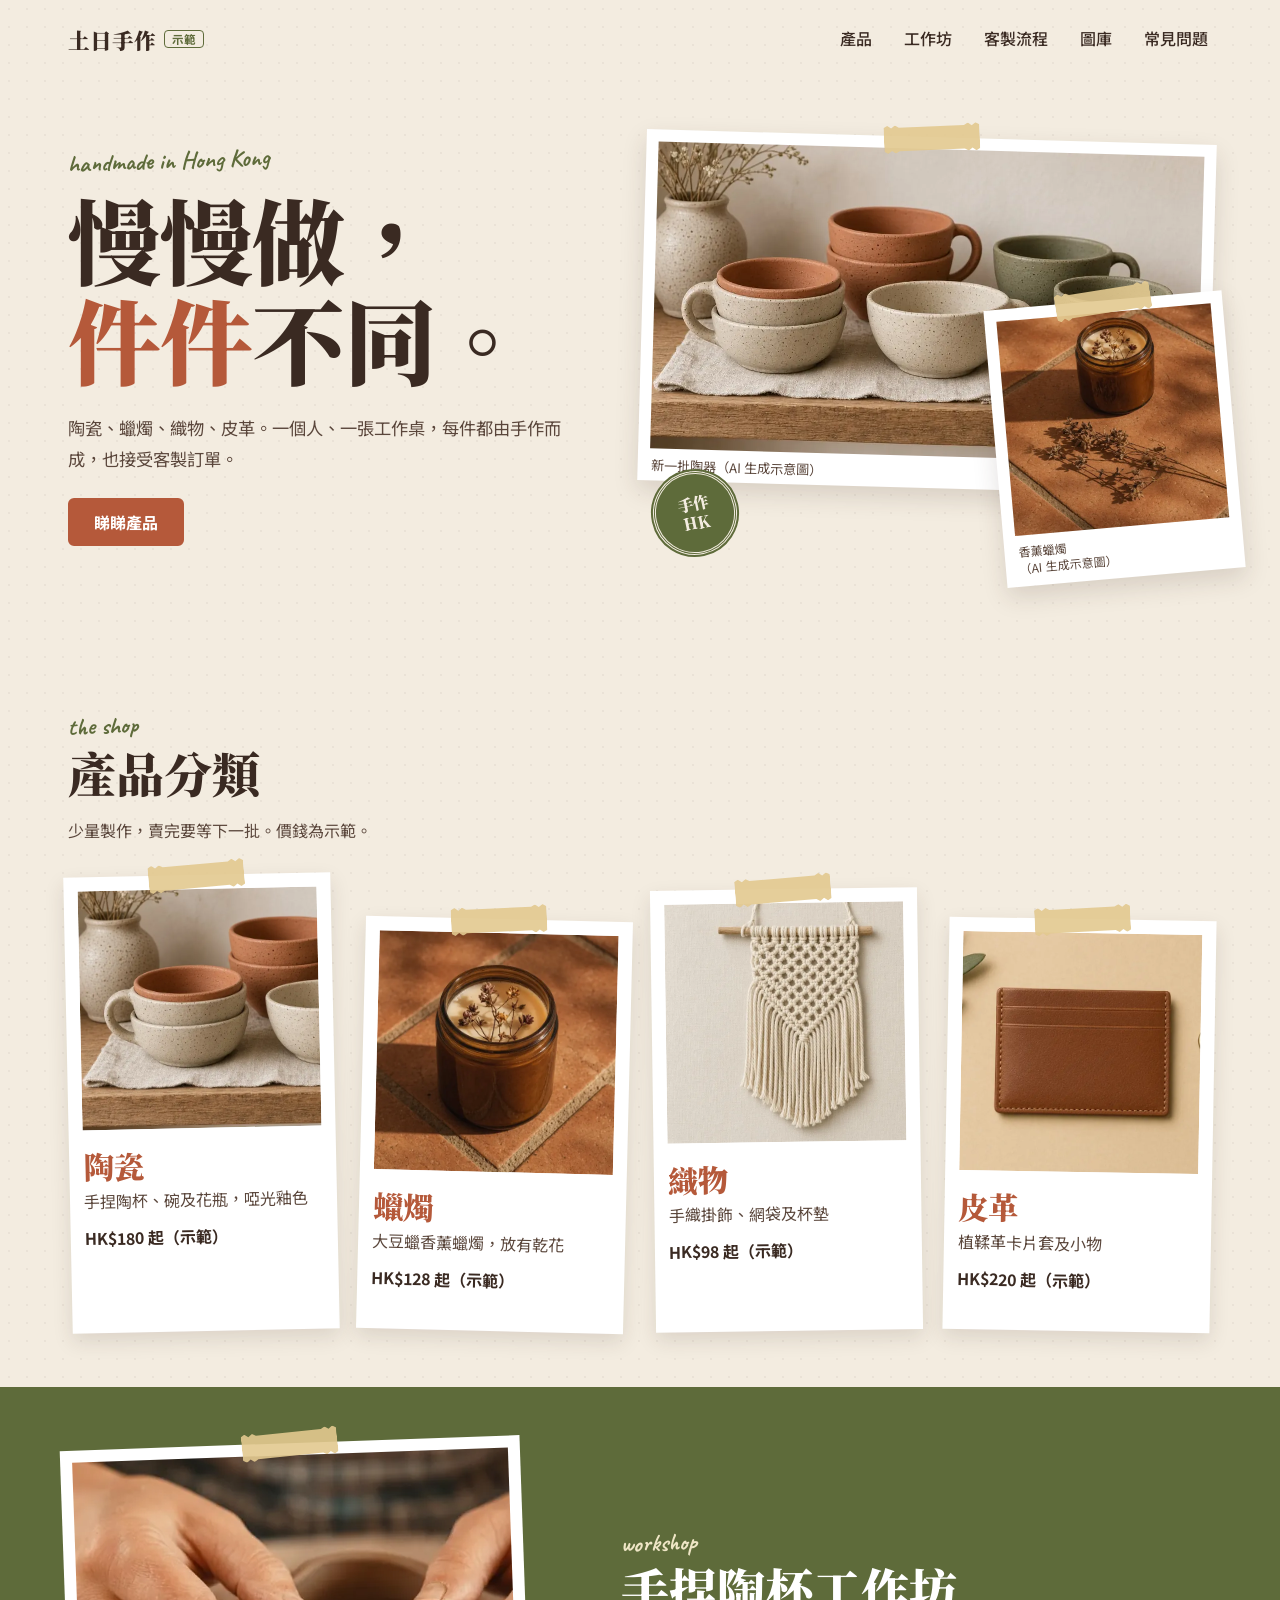
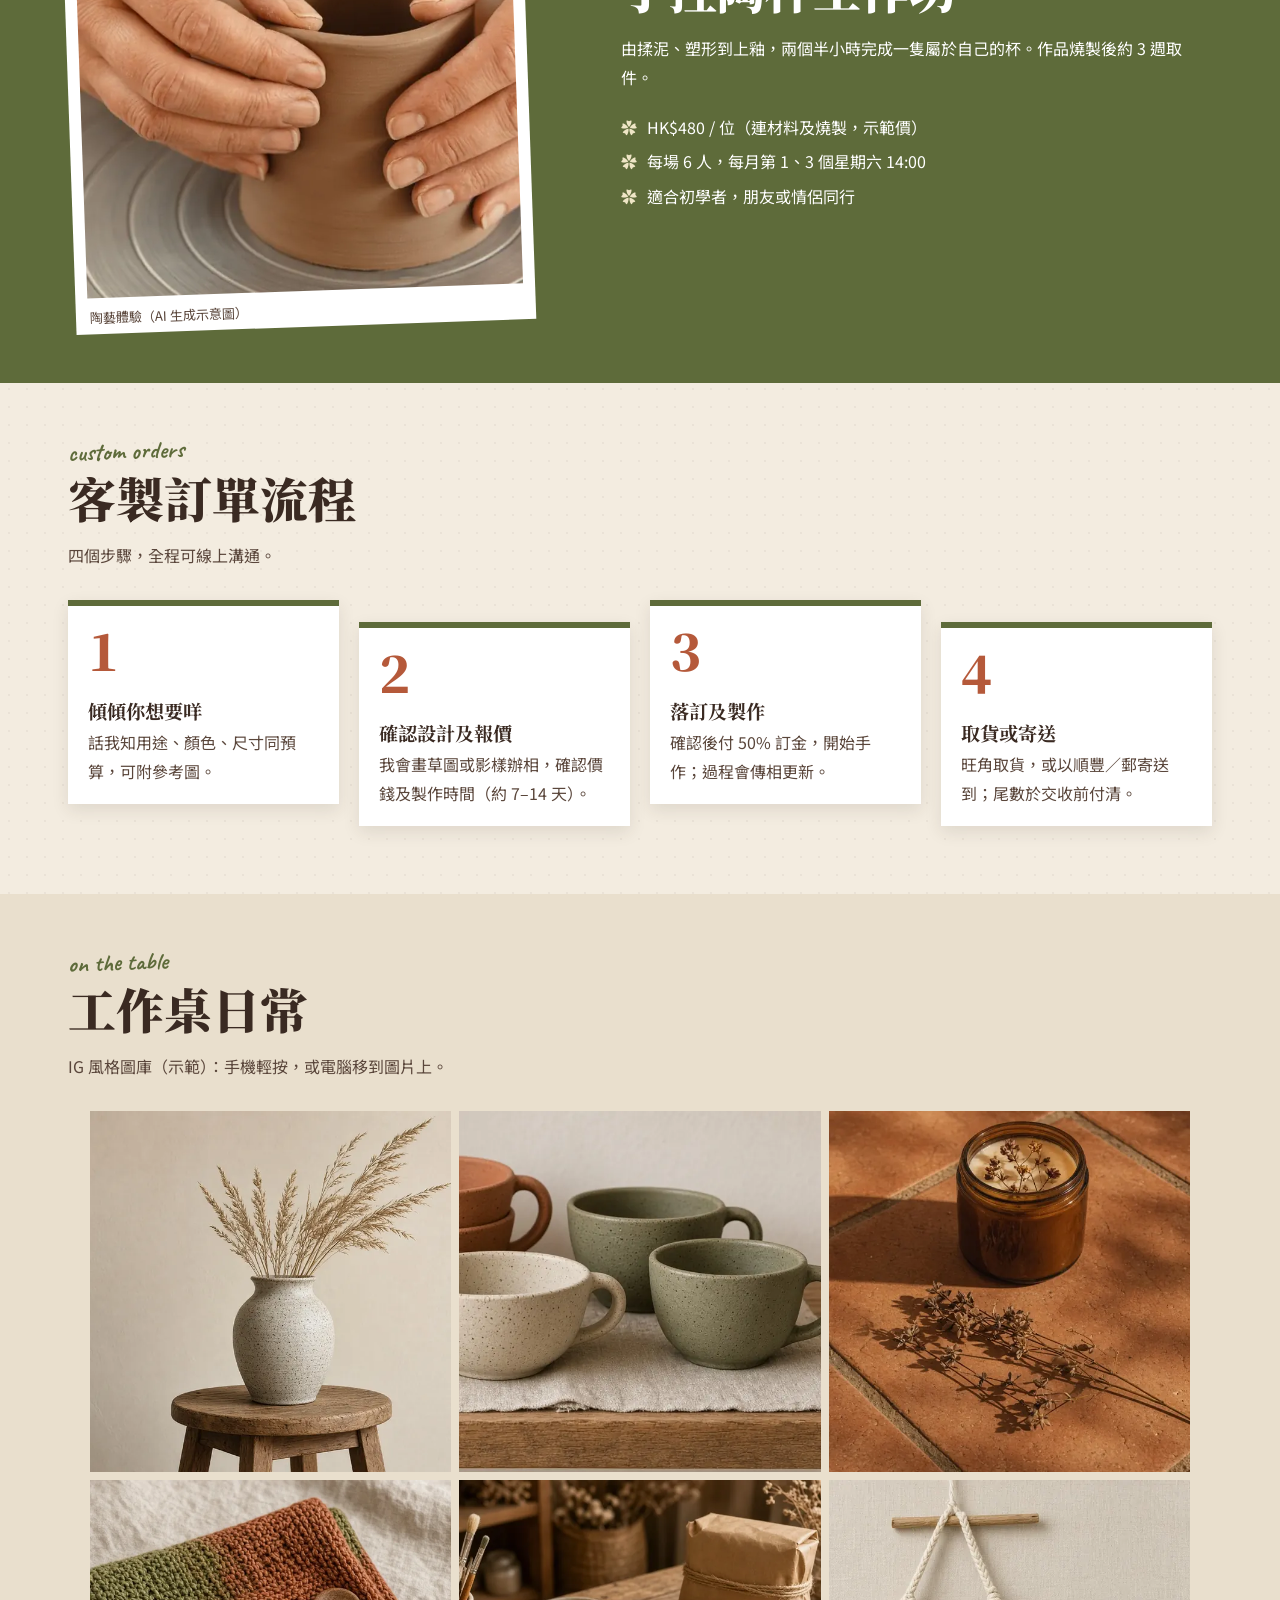
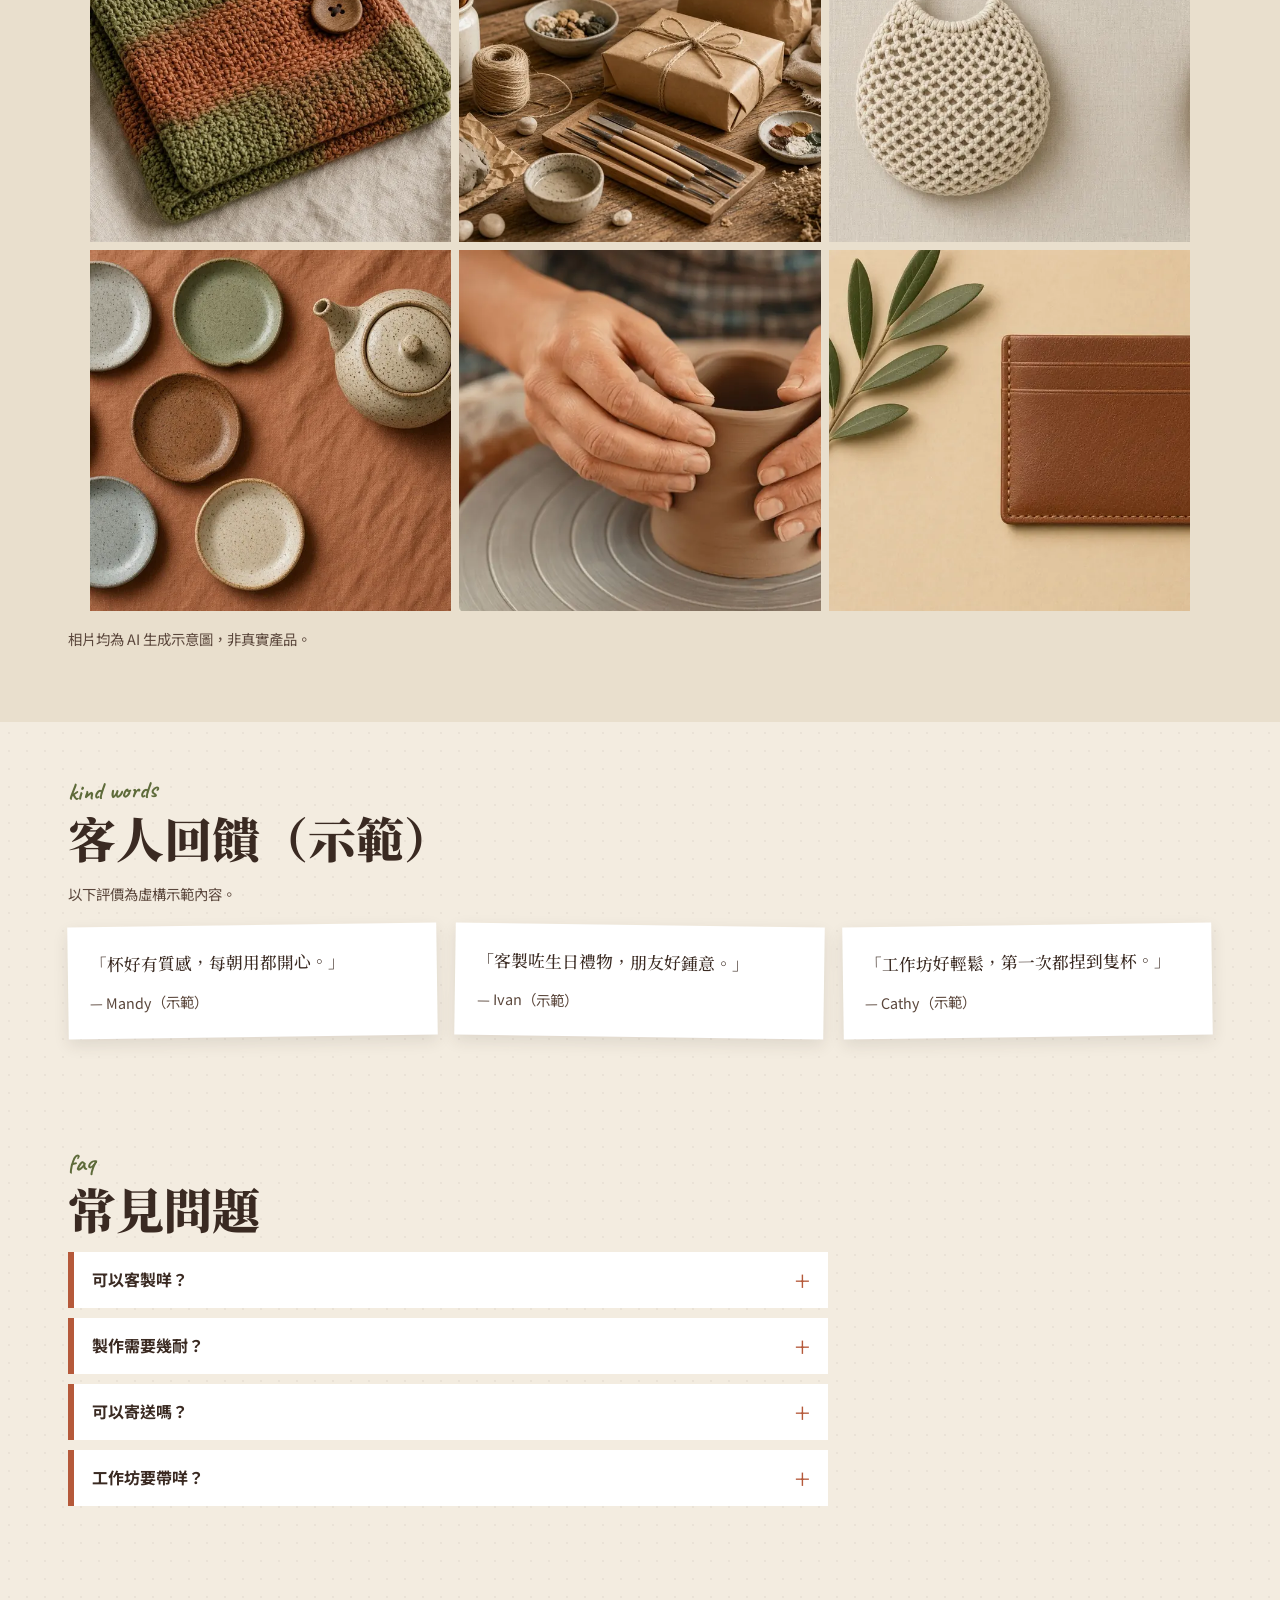
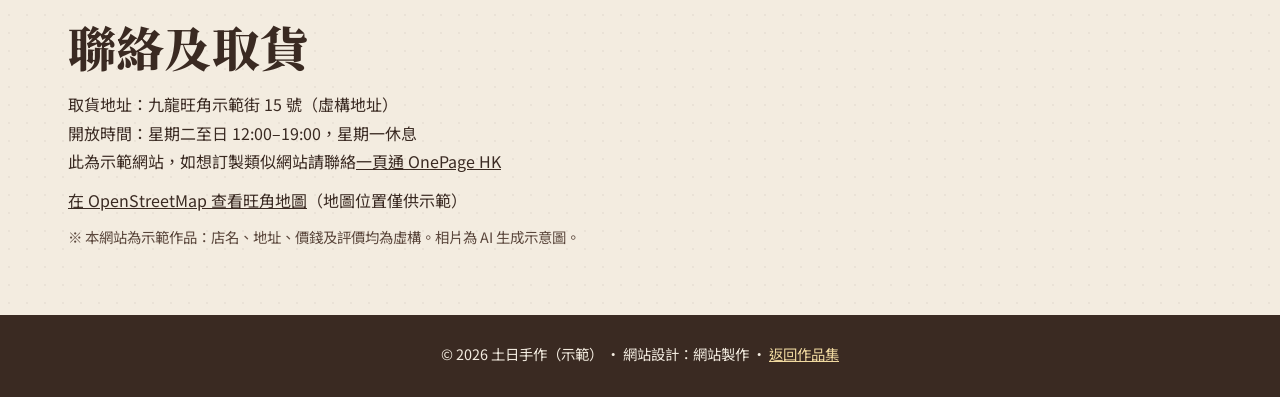
<file: handmade-shop/index.html>
<!DOCTYPE html>
<html lang="zh-HK">
<head>
<meta charset="utf-8">
<meta name="viewport" content="width=device-width,initial-scale=1">
<title>土日手作（示範）｜手作陶瓷・蠟燭・織物・皮革 工作坊及客製 旺角</title>
<meta name="description" content="香港手作小店（示範網站）：陶瓷、蠟燭、織物、皮革，提供陶藝工作坊及客製訂單。如想訂製類似網站，請聯絡一頁通 OnePage HK。">
<meta name="theme-color" content="#F3ECE0">
<link rel="canonical" href="https://limaking1028.github.io/hk-demo-sites/handmade-shop/">
<meta property="og:type" content="website"><meta property="og:site_name" content="土日手作（示範）"><meta property="og:title" content="土日手作（示範）｜手作小店、工作坊及客製訂單"><meta property="og:description" content="香港手作小店（示範網站）：陶瓷、蠟燭、織物、皮革，提供陶藝工作坊及客製訂單。如想訂製類似網站，請聯絡一頁通 OnePage HK。"><meta property="og:url" content="https://limaking1028.github.io/hk-demo-sites/handmade-shop/"><meta property="og:image" content="https://limaking1028.github.io/hk-demo-sites/handmade-shop/og-image.jpg"><meta property="og:image:type" content="image/jpeg"><meta property="og:image:width" content="1200"><meta property="og:image:height" content="630"><meta property="og:image:alt" content="土日手作示範網站宣傳圖"><meta property="og:locale" content="zh_HK">
<meta name="twitter:card" content="summary_large_image"><meta name="twitter:title" content="土日手作（示範）｜手作小店、工作坊及客製訂單"><meta name="twitter:description" content="香港手作小店（示範網站）：陶瓷、蠟燭、織物、皮革，提供陶藝工作坊及客製訂單。如想訂製類似網站，請聯絡一頁通 OnePage HK。"><meta name="twitter:image" content="https://limaking1028.github.io/hk-demo-sites/handmade-shop/og-image.jpg">
<link rel="icon" type="image/svg+xml" href="../favicon.svg">
<script type="application/ld+json">{"@context": "https://schema.org", "@type": "Store", "@id": "https://limaking1028.github.io/hk-demo-sites/handmade-shop/#store", "name": "土日手作（示範）", "description": "香港手作陶瓷、蠟燭、織物及皮革小店，提供工作坊及客製訂單（示範網站）", "url": "https://limaking1028.github.io/hk-demo-sites/handmade-shop/", "image": ["https://limaking1028.github.io/hk-demo-sites/handmade-shop/og-image.jpg", "https://limaking1028.github.io/hk-demo-sites/handmade-shop/assets/hero.jpg"], "priceRange": "HK$98-HK$480", "address": {"@type": "PostalAddress", "streetAddress": "示範街 15 號", "addressLocality": "旺角", "addressRegion": "九龍", "addressCountry": "HK"}, "geo": {"@type": "GeoCoordinates", "latitude": 22.3193, "longitude": 114.1694}, "openingHours": ["Tu-Su 12:00-19:00"], "hasOfferCatalog": {"@type": "OfferCatalog", "name": "手作產品分類", "itemListElement": [{"@type": "OfferCatalog", "name": "陶瓷", "description": "手捏陶杯、碗及花瓶，啞光釉色"}, {"@type": "OfferCatalog", "name": "蠟燭", "description": "大豆蠟香薰蠟燭，放有乾花"}, {"@type": "OfferCatalog", "name": "織物", "description": "手織掛飾、網袋及杯墊"}, {"@type": "OfferCatalog", "name": "皮革", "description": "植鞣革卡片套及小物"}, {"@type": "Offer", "itemOffered": {"@type": "Service", "name": "陶藝體驗工作坊", "description": "2.5 小時手捏陶杯體驗"}, "priceCurrency": "HKD", "price": "480"}]}}</script>
<link rel="preconnect" href="https://fonts.googleapis.com"><link rel="preconnect" href="https://fonts.gstatic.com" crossorigin>
<link href="https://fonts.googleapis.com/css2?family=Caveat:wght@700&family=Noto+Sans+TC:wght@400;500;700&family=Noto+Serif+TC:wght@500;700;900&display=swap" rel="stylesheet">
<link rel="stylesheet" href="style.css">
</head>
<body>
<a class="skip" href="#main">跳至內容</a>
<header class="top"><a class="logo" href="#top">土日手作<small>示範</small></a><nav aria-label="主選單"><a href="#shop">產品</a><a href="#workshop">工作坊</a><a href="#custom">客製流程</a><a href="#gallery">圖庫</a><a href="#faq">常見問題</a></nav></header>
<main id="main"><span id="top"></span>
<section class="hero"><div class="hero-copy"><p class="hand">handmade in Hong Kong</p><h1>慢慢做，<br><em>件件</em>不同。</h1><p class="lead">陶瓷、蠟燭、織物、皮革。一個人、一張工作桌，每件都由手作而成，也接受客製訂單。</p><div class="cta-row"><a class="btn" href="#shop">睇睇產品</a></div></div>
<div class="collage"><figure class="c1"><span class="tape" aria-hidden="true"></span><picture><source type="image/webp" srcset="assets/hero.webp"><img src="assets/hero.jpg" width="1000" height="562" alt="木桌上的陶瓷杯碗，有赤陶色、灰白色及橄欖綠，旁邊是乾花花瓶" fetchpriority="high" decoding="async"></picture><figcaption>新一批陶器（AI 生成示意圖）</figcaption></figure><figure class="c2"><span class="tape" aria-hidden="true"></span><picture><source type="image/webp" srcset="assets/candle-b.webp"><img src="assets/candle-b.jpg" width="600" height="600" alt="乾花香薰蠟燭放在赤陶地磚上" loading="lazy" decoding="async"></picture><figcaption>香薰蠟燭<br>（AI 生成示意圖）</figcaption></figure><span class="stamp" aria-hidden="true">手作<br>HK</span></div></section>
<section id="shop" class="sec"><p class="hand">the shop</p><h2>產品分類</h2><p class="sec-lead">少量製作，賣完要等下一批。價錢為示範。</p><div class="cats"><article class="cat t1 rv"><span class="tape" aria-hidden="true"></span><div class="ph"><picture><source type="image/webp" srcset="assets/ceramic-a.webp"><img src="assets/ceramic-a.jpg" width="600" height="600" alt="陶土色及灰白色手作陶杯與碗，疊放在木桌上的亞麻布" loading="lazy" decoding="async"></picture></div><h3>陶瓷</h3><p>手捏陶杯、碗及花瓶，啞光釉色</p><p class="pr">HK$180 起（示範）</p></article><article class="cat t2 rv"><span class="tape" aria-hidden="true"></span><div class="ph"><picture><source type="image/webp" srcset="assets/candle-a.webp"><img src="assets/candle-a.jpg" width="600" height="600" alt="琥珀色玻璃罐裝香薰蠟燭，放在赤陶地磚上" loading="lazy" decoding="async"></picture></div><h3>蠟燭</h3><p>大豆蠟香薰蠟燭，放有乾花</p><p class="pr">HK$128 起（示範）</p></article><article class="cat t3 rv"><span class="tape" aria-hidden="true"></span><div class="ph"><picture><source type="image/webp" srcset="assets/textile-a.webp"><img src="assets/textile-a.jpg" width="600" height="600" alt="米白色手織流蘇掛飾掛在木桿上" loading="lazy" decoding="async"></picture></div><h3>織物</h3><p>手織掛飾、網袋及杯墊</p><p class="pr">HK$98 起（示範）</p></article><article class="cat t4 rv"><span class="tape" aria-hidden="true"></span><div class="ph"><picture><source type="image/webp" srcset="assets/leather-a.webp"><img src="assets/leather-a.jpg" width="600" height="600" alt="棕色皮革卡片套，旁邊有橄欖葉及金屬圈" loading="lazy" decoding="async"></picture></div><h3>皮革</h3><p>植鞣革卡片套及小物</p><p class="pr">HK$220 起（示範）</p></article></div></section>
<section id="workshop" class="sec band-olive"><div class="ws"><figure class="rv"><span class="tape" aria-hidden="true"></span><picture><source type="image/webp" srcset="assets/workshop-b.webp"><img src="assets/workshop-b.jpg" width="600" height="600" alt="雙手在陶輪上塑造泥坯，旁邊是灰色陶輪" loading="lazy" decoding="async"></picture><figcaption>陶藝體驗（AI 生成示意圖）</figcaption></figure><div><p class="hand">workshop</p><h2>手捏陶杯工作坊</h2><p>由揉泥、塑形到上釉，兩個半小時完成一隻屬於自己的杯。作品燒製後約 3 週取件。</p><ul class="list"><li>HK$480 / 位（連材料及燒製，示範價）</li><li>每場 6 人，每月第 1、3 個星期六 14:00</li><li>適合初學者，朋友或情侶同行</li></ul></div></div></section>
<section id="custom" class="sec"><p class="hand">custom orders</p><h2>客製訂單流程</h2><p class="sec-lead">四個步驟，全程可線上溝通。</p><ol class="steps"><li class="rv"><b>1</b><div><h3>傾傾你想要咩</h3><p>話我知用途、顏色、尺寸同預算，可附參考圖。</p></div></li><li class="rv"><b>2</b><div><h3>確認設計及報價</h3><p>我會畫草圖或影樣辦相，確認價錢及製作時間（約 7–14 天）。</p></div></li><li class="rv"><b>3</b><div><h3>落訂及製作</h3><p>確認後付 50% 訂金，開始手作；過程會傳相更新。</p></div></li><li class="rv"><b>4</b><div><h3>取貨或寄送</h3><p>旺角取貨，或以順豐／郵寄送到；尾數於交收前付清。</p></div></li></ol></section>
<section id="gallery" class="sec cream"><p class="hand">on the table</p><h2>工作桌日常</h2><p class="sec-lead">IG 風格圖庫（示範）：手機輕按，或電腦移到圖片上。</p><ul class="ig"><li><picture><source type="image/webp" srcset="assets/hm-vase.webp"><img src="assets/hm-vase.jpg" width="600" height="600" alt="木凳上的啞光灰白陶花瓶，插著乾草" loading="lazy" decoding="async"></picture><span class="ov">啞光花瓶</span></li><li><picture><source type="image/webp" srcset="assets/ceramic-b.webp"><img src="assets/ceramic-b.jpg" width="600" height="600" alt="疊起的陶杯與橄欖綠陶杯" loading="lazy" decoding="async"></picture><span class="ov">新釉色：橄欖綠</span></li><li><picture><source type="image/webp" srcset="assets/candle-b.webp"><img src="assets/candle-b.jpg" width="600" height="600" alt="玻璃罐蠟燭與乾花" loading="lazy" decoding="async"></picture><span class="ov">乾花香薰蠟燭</span></li><li><picture><source type="image/webp" srcset="assets/hm-knit.webp"><img src="assets/hm-knit.jpg" width="600" height="600" alt="赤陶色與橄欖綠相間的針織小包，配木鈕扣" loading="lazy" decoding="async"></picture><span class="ov">針織卡片套</span></li><li><picture><source type="image/webp" srcset="assets/hm-packing.webp"><img src="assets/hm-packing.jpg" width="600" height="600" alt="木桌上的牛皮紙包裝、麻繩及手作工具" loading="lazy" decoding="async"></picture><span class="ov">包裝日常</span></li><li><picture><source type="image/webp" srcset="assets/textile-b.webp"><img src="assets/textile-b.jpg" width="600" height="600" alt="手織網袋掛在木桿上" loading="lazy" decoding="async"></picture><span class="ov">手織網袋</span></li><li><picture><source type="image/webp" srcset="assets/hm-plates.webp"><img src="assets/hm-plates.jpg" width="600" height="600" alt="赤陶色桌布上的多款啞光小碟與陶茶壺" loading="lazy" decoding="async"></picture><span class="ov">啞光小碟與茶壺</span></li><li><picture><source type="image/webp" srcset="assets/workshop-a.webp"><img src="assets/workshop-a.jpg" width="600" height="600" alt="雙手在陶輪上捏塑陶杯" loading="lazy" decoding="async"></picture><span class="ov">工作坊日常</span></li><li><picture><source type="image/webp" srcset="assets/leather-b.webp"><img src="assets/leather-b.jpg" width="600" height="600" alt="皮革卡片套與橄欖葉" loading="lazy" decoding="async"></picture><span class="ov">皮革與橄欖葉</span></li></ul><p class="note">相片均為 AI 生成示意圖，非真實產品。</p></section>
<section id="reviews" class="sec"><p class="hand">kind words</p><h2>客人回饋（示範）</h2><p class="note">以下評價為虛構示範內容。</p><div class="quotes"><blockquote class="rv"><p>「杯好有質感，每朝用都開心。」</p><cite>— Mandy（示範）</cite></blockquote><blockquote class="rv"><p>「客製咗生日禮物，朋友好鍾意。」</p><cite>— Ivan（示範）</cite></blockquote><blockquote class="rv"><p>「工作坊好輕鬆，第一次都捏到隻杯。」</p><cite>— Cathy（示範）</cite></blockquote></div></section>
<section id="faq" class="sec"><p class="hand">faq</p><h2>常見問題</h2><div class="faq"><details class="rv"><summary>可以客製咩？</summary><p>可以指定顏色、尺寸、刻字或組合禮盒，最少訂購量因產品而異，請向店主查詢。</p></details><details class="rv"><summary>製作需要幾耐？</summary><p>現貨 1–3 日可取；客製訂單約 7–14 天，陶瓷需視乎燒製時間。</p></details><details class="rv"><summary>可以寄送嗎？</summary><p>可以，支援順豐到付或本地郵寄；易碎品會加強包裝。</p></details><details class="rv"><summary>工作坊要帶咩？</summary><p>毋須自備材料，建議穿著可弄髒的衣服；作品燒製後約 3 週取件。</p></details></div></section>
<section id="contact" class="sec"><h2>聯絡及取貨</h2><p>取貨地址：九龍旺角示範街 15 號（虛構地址）<br>開放時間：星期二至日 12:00–19:00，星期一休息<br>此為示範網站，如想訂製類似網站請聯絡<a href="https://limaking1028.github.io/hk-demo-sites/onepage-hk/">一頁通 OnePage HK</a></p><p><a href="https://www.openstreetmap.org/?mlat=22.3193&amp;mlon=114.1694#map=17/22.3193/114.1694" rel="noopener">在 OpenStreetMap 查看旺角地圖</a>（地圖位置僅供示範）</p><p class="note">※ 本網站為示範作品：店名、地址、價錢及評價均為虛構。相片為 AI 生成示意圖。</p></section>
</main>
<footer>© 2026 土日手作（示範） · 網站設計：網站製作 · <a href="../">返回作品集</a></footer>
<script>if("IntersectionObserver"in window&&!matchMedia("(prefers-reduced-motion: reduce)").matches){document.documentElement.classList.add("js");var io=new IntersectionObserver(function(e){e.forEach(function(x){if(x.isIntersecting){x.target.classList.add("in");io.unobserve(x.target)}})},{threshold:.12});document.querySelectorAll(".rv").forEach(function(n){io.observe(n)})}</script>
</body></html>
</file>
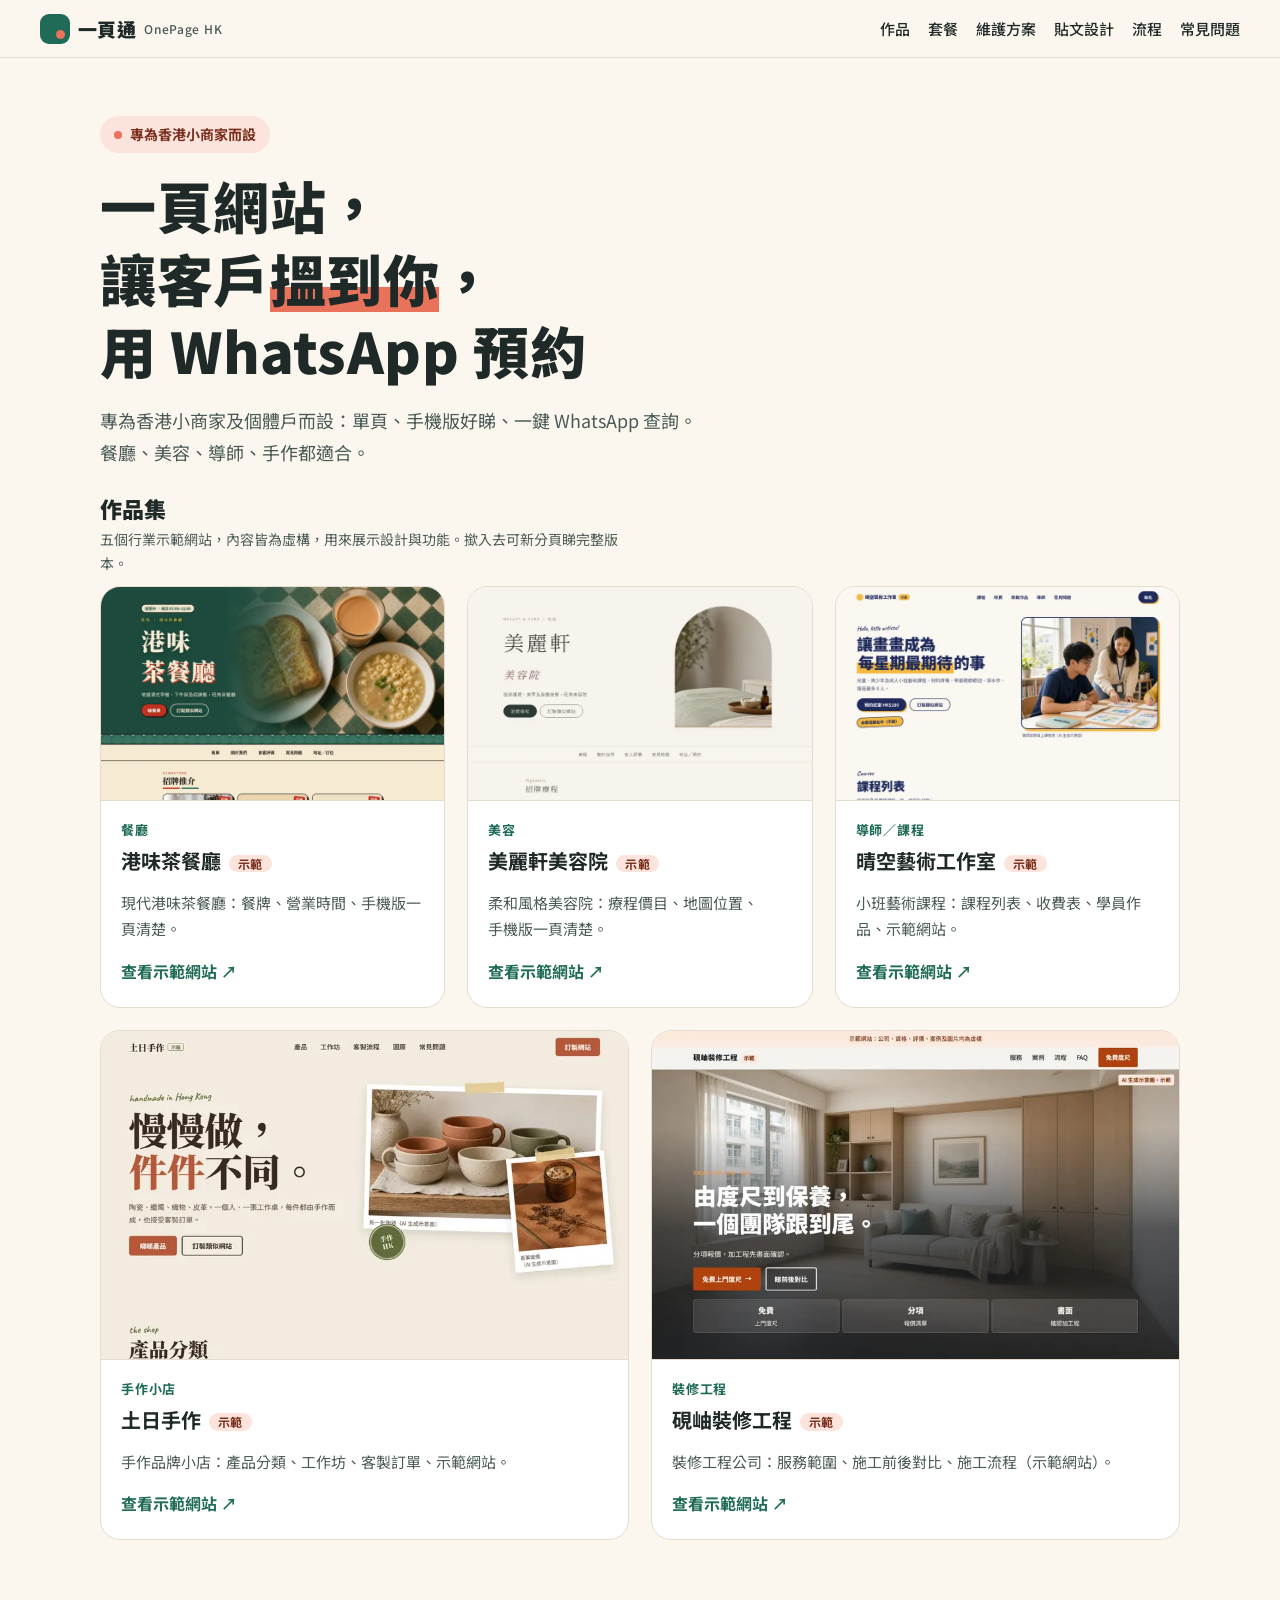
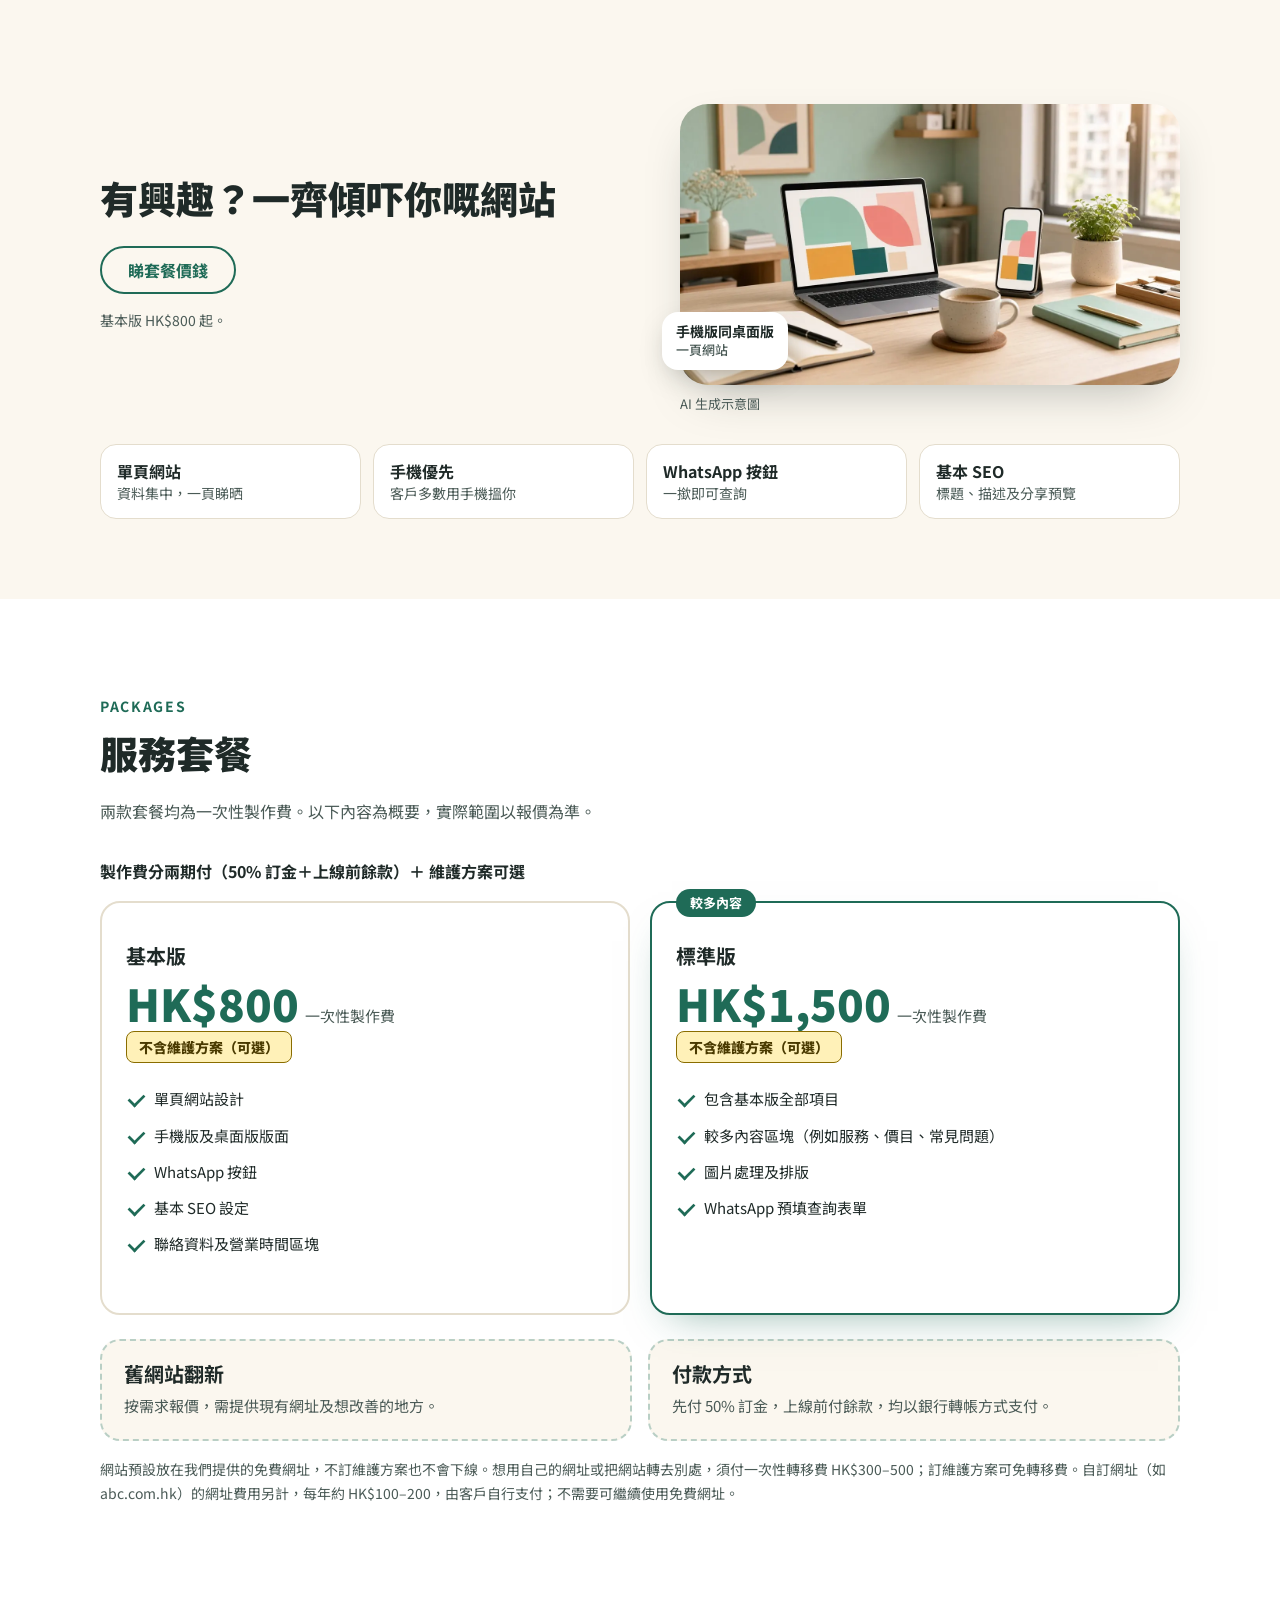
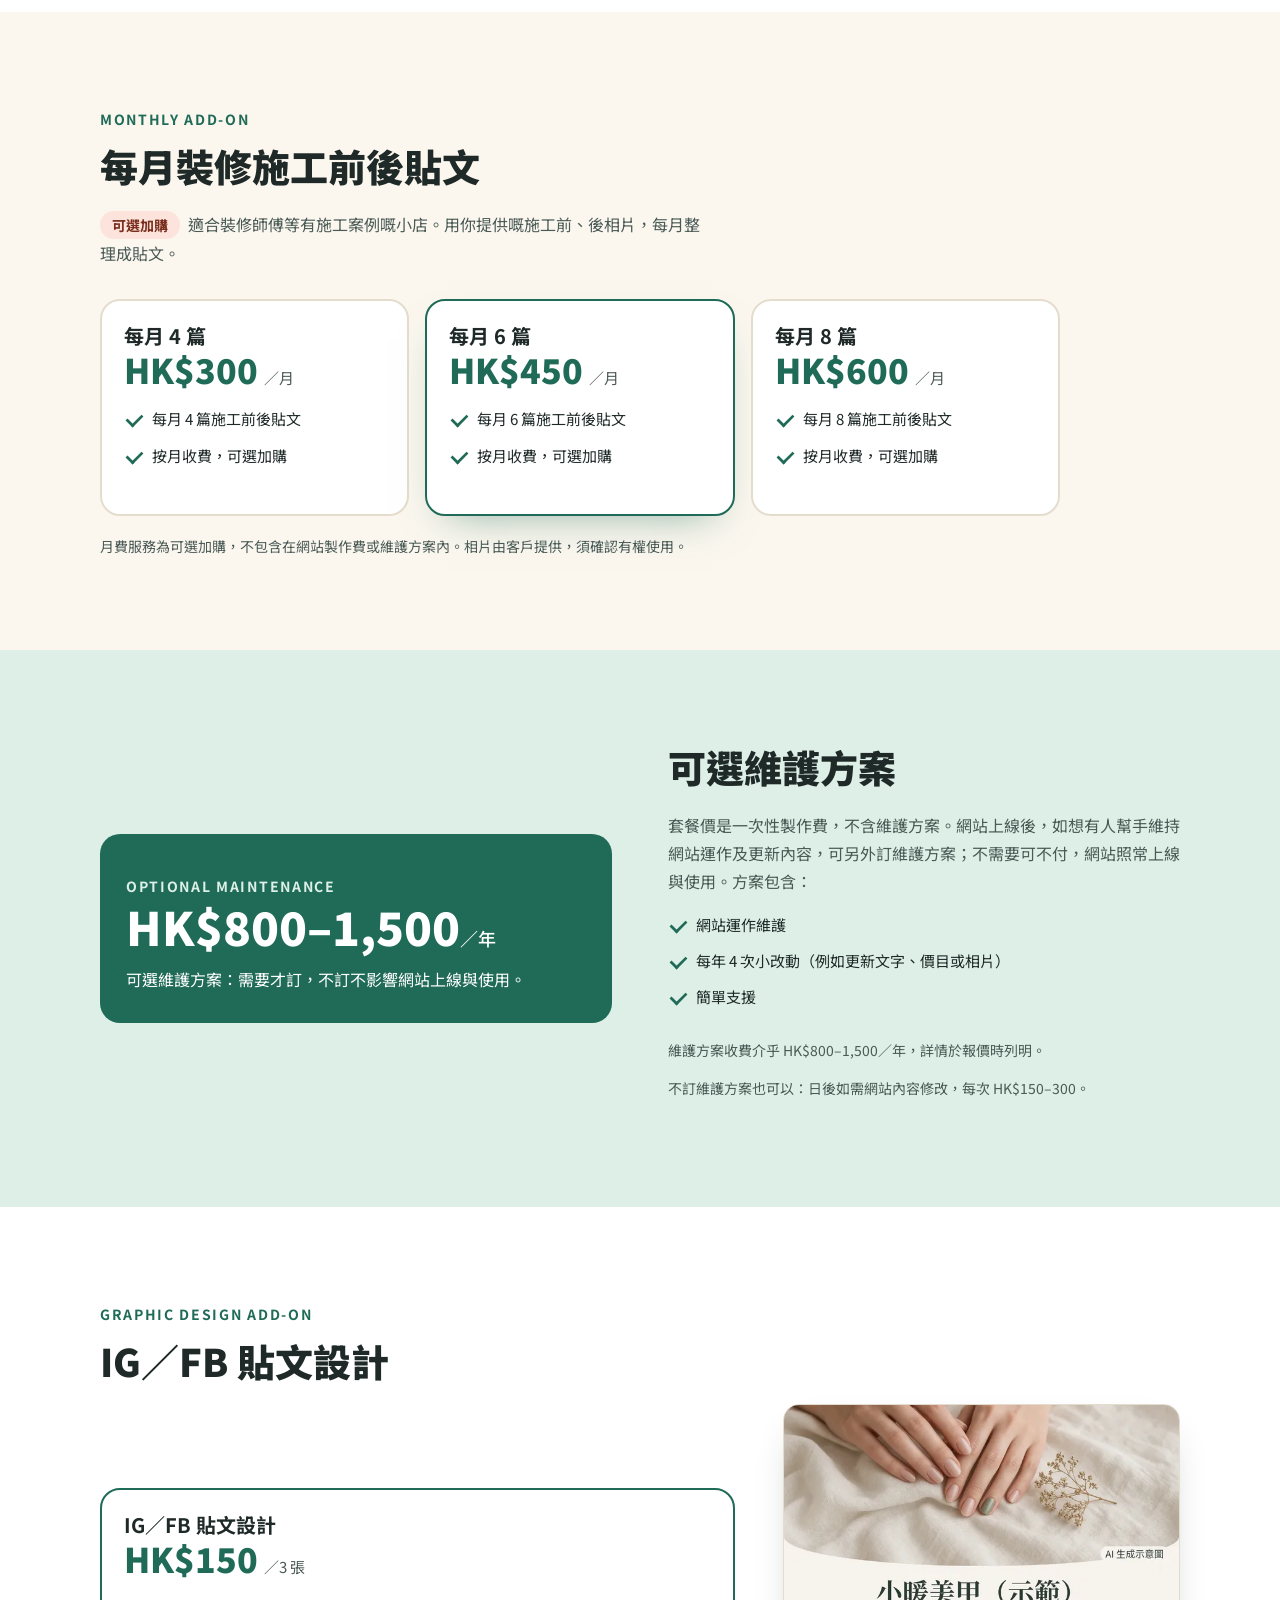
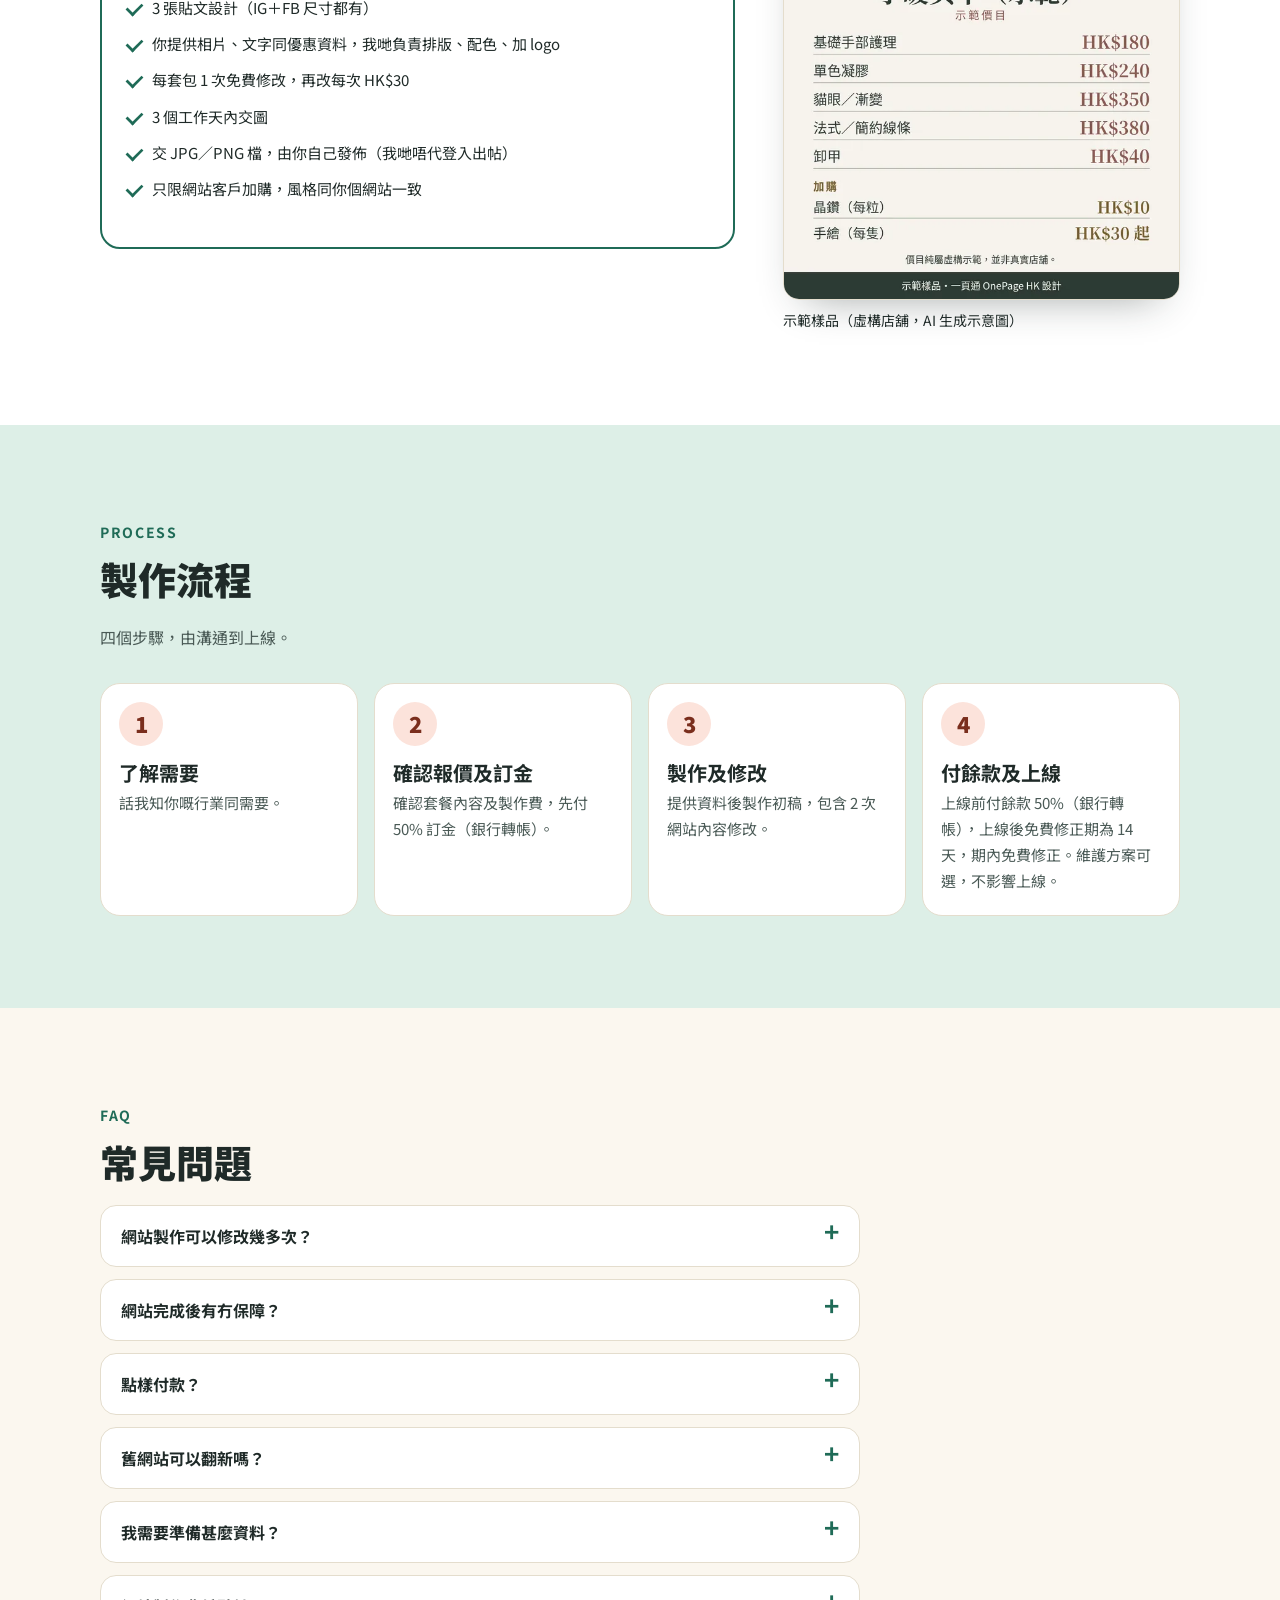
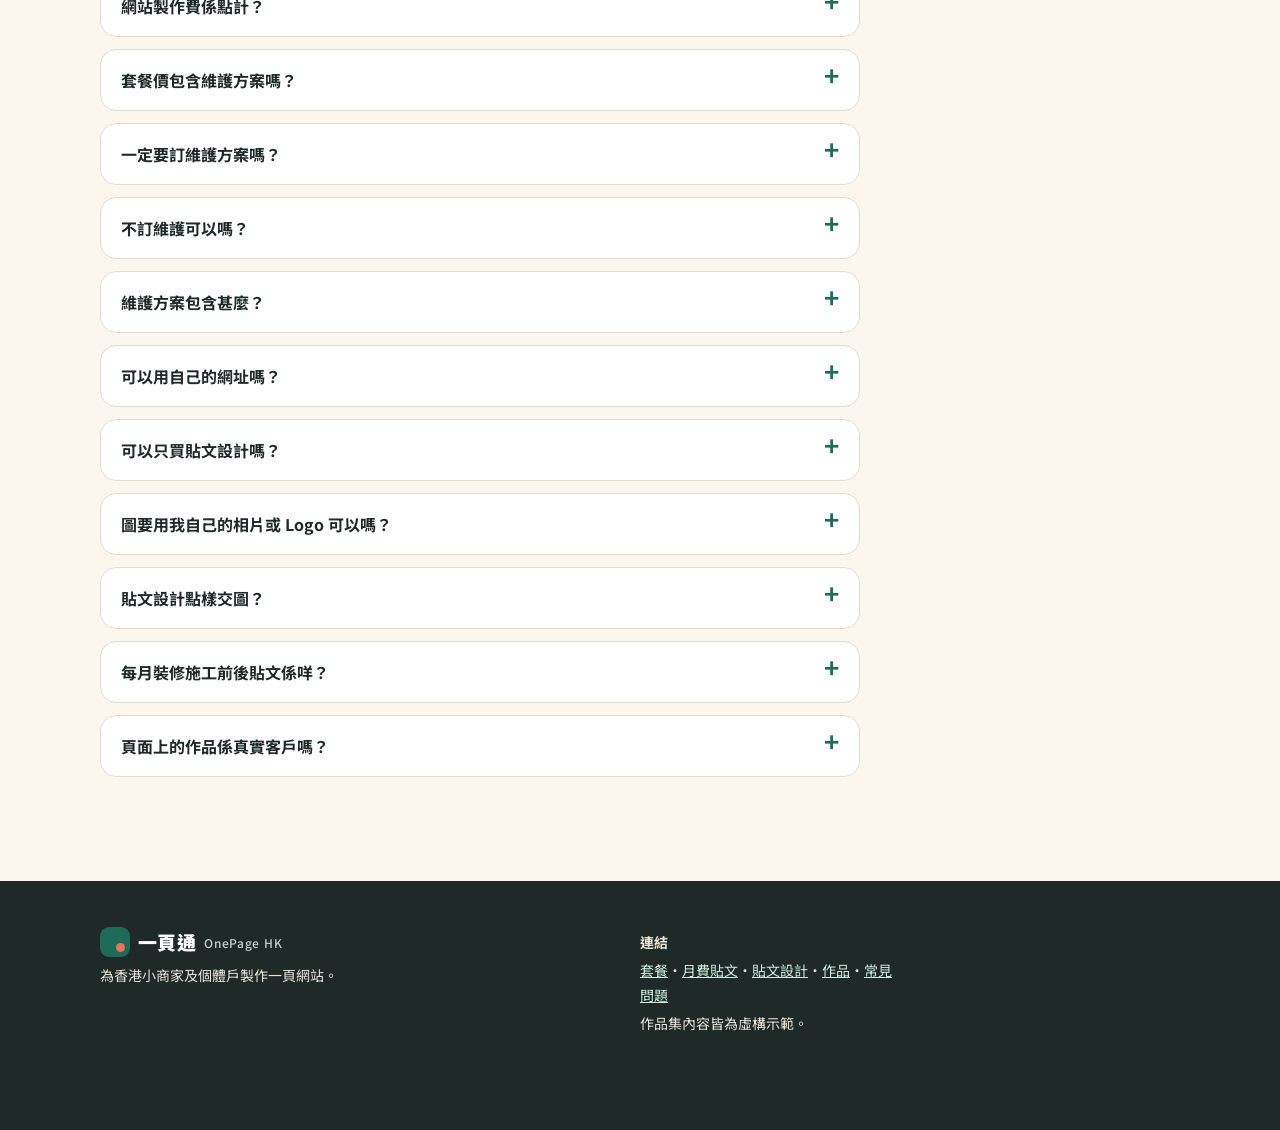
<file: onepage-hk/index.html>
<!DOCTYPE html>
<html lang="zh-HK">
<head>
<meta charset="utf-8">
<meta name="viewport" content="width=device-width,initial-scale=1">
<title>一頁通 OnePage HK｜香港小商家一頁網站製作，HK$800 起</title>
<meta name="description" content="幫香港小商家用一頁網站被客戶找到，用 WhatsApp 收查詢及預約。基本版 HK$800、標準版 HK$1,500 為一次性製作費，維護方案可選；另有 IG／FB 貼文設計（HK$150／3 張）。">
<meta name="theme-color" content="#1F6B57">
<link rel="canonical" href="https://limaking1028.github.io/hk-demo-sites/onepage-hk/">
<meta property="og:type" content="website"><meta property="og:site_name" content="一頁通 OnePage HK"><meta property="og:title" content="一頁通 OnePage HK｜香港小商家一頁網站製作，HK$800 起"><meta property="og:description" content="幫香港小商家用一頁網站被客戶找到，用 WhatsApp 收查詢及預約。基本版 HK$800、標準版 HK$1,500 為一次性製作費，維護方案可選；另有 IG／FB 貼文設計（HK$150／3 張）。"><meta property="og:url" content="https://limaking1028.github.io/hk-demo-sites/onepage-hk/"><meta property="og:image" content="https://limaking1028.github.io/hk-demo-sites/onepage-hk/og-image.jpg"><meta property="og:image:type" content="image/jpeg"><meta property="og:image:width" content="1200"><meta property="og:image:height" content="630"><meta property="og:image:alt" content="一頁通 OnePage HK 宣傳圖：香港小商家一頁網站製作，HK$800 起"><meta property="og:locale" content="zh_HK">
<meta name="twitter:card" content="summary_large_image"><meta name="twitter:title" content="一頁通 OnePage HK｜香港小商家一頁網站製作，HK$800 起"><meta name="twitter:description" content="幫香港小商家用一頁網站被客戶找到，用 WhatsApp 收查詢及預約。基本版 HK$800、標準版 HK$1,500 為一次性製作費，維護方案可選；另有 IG／FB 貼文設計（HK$150／3 張）。"><meta name="twitter:image" content="https://limaking1028.github.io/hk-demo-sites/onepage-hk/og-image.jpg">
<link rel="icon" type="image/svg+xml" href="favicon.svg">
<link rel="apple-touch-icon" sizes="180x180" href="apple-touch-icon.png">
<link rel="icon" type="image/png" sizes="192x192" href="icon-192.png">
<script type="application/ld+json">{"@context": "https://schema.org", "@graph": [{"@type": ["Organization", "ProfessionalService"], "@id": "https://limaking1028.github.io/hk-demo-sites/onepage-hk/#org", "name": "一頁通 OnePage HK", "alternateName": "OnePage HK", "url": "https://limaking1028.github.io/hk-demo-sites/onepage-hk/", "logo": "https://limaking1028.github.io/hk-demo-sites/onepage-hk/favicon.svg", "image": "https://limaking1028.github.io/hk-demo-sites/onepage-hk/og-image.jpg", "description": "為香港小商家及個體戶製作一頁網站（單頁、手機版、WhatsApp 按鈕、基本 SEO）。", "areaServed": {"@type": "AdministrativeArea", "name": "香港"}, "availableLanguage": ["zh-HK"], "priceRange": "HK$150–HK$1,500", "hasOfferCatalog": [{"@type": "OfferCatalog", "name": "一頁網站製作套餐", "itemListElement": [{"@type": "Offer", "name": "基本版一頁網站", "description": "單頁網站、手機版、WhatsApp 按鈕、基本 SEO。一次性製作費，不含可選維護方案。", "price": "800", "priceCurrency": "HKD", "priceSpecification": {"@type": "PriceSpecification", "price": 800, "priceCurrency": "HKD", "name": "一次性製作費（不含可選維護方案）"}, "url": "https://limaking1028.github.io/hk-demo-sites/onepage-hk/#plans", "seller": {"@id": "https://limaking1028.github.io/hk-demo-sites/onepage-hk/#org"}, "itemOffered": {"@type": "Service", "name": "基本版一頁網站製作"}}, {"@type": "Offer", "name": "標準版一頁網站", "description": "基本版全部內容，加較多內容區塊及圖片處理。一次性製作費，不含可選維護方案。", "price": "1500", "priceCurrency": "HKD", "priceSpecification": {"@type": "PriceSpecification", "price": 1500, "priceCurrency": "HKD", "name": "一次性製作費（不含可選維護方案）"}, "url": "https://limaking1028.github.io/hk-demo-sites/onepage-hk/#plans", "seller": {"@id": "https://limaking1028.github.io/hk-demo-sites/onepage-hk/#org"}, "itemOffered": {"@type": "Service", "name": "標準版一頁網站製作"}}, {"@type": "Offer", "name": "可選維護方案（網站運作維護、每年 4 次小改動及簡單支援）", "description": "可選維護方案，需要才訂，不訂不影響網站上線與使用，不包含在套餐製作費內。HK$800–1,500／年，包含網站運作維護、每年 4 次小改動及簡單支援；不訂維護則每次網站內容修改 HK$150–300。", "priceCurrency": "HKD", "priceSpecification": {"@type": "PriceSpecification", "minPrice": 800, "maxPrice": 1500, "priceCurrency": "HKD", "unitText": "每年", "name": "可選維護方案"}, "url": "https://limaking1028.github.io/hk-demo-sites/onepage-hk/#annual", "seller": {"@id": "https://limaking1028.github.io/hk-demo-sites/onepage-hk/#org"}}]}, {"@type": "OfferCatalog", "name": "每月裝修施工前後貼文（可選月費）", "itemListElement": [{"@type": "Offer", "name": "每月裝修施工前後貼文・4 篇", "description": "可選加購月費服務，每月 4 篇施工前後貼文，適合裝修師傅等有施工案例嘅小店。HK$300／月，不包含在網站製作費或維護方案內。", "price": "300", "priceCurrency": "HKD", "priceSpecification": {"@type": "UnitPriceSpecification", "price": 300, "priceCurrency": "HKD", "billingDuration": "P1M", "unitText": "每月", "name": "月費（可選加購）"}, "url": "https://limaking1028.github.io/hk-demo-sites/onepage-hk/#monthly", "seller": {"@id": "https://limaking1028.github.io/hk-demo-sites/onepage-hk/#org"}, "itemOffered": {"@type": "Service", "name": "每月裝修施工前後貼文（4 篇）"}}, {"@type": "Offer", "name": "每月裝修施工前後貼文・6 篇", "description": "可選加購月費服務，每月 6 篇施工前後貼文，適合裝修師傅等有施工案例嘅小店。HK$450／月，不包含在網站製作費或維護方案內。", "price": "450", "priceCurrency": "HKD", "priceSpecification": {"@type": "UnitPriceSpecification", "price": 450, "priceCurrency": "HKD", "billingDuration": "P1M", "unitText": "每月", "name": "月費（可選加購）"}, "url": "https://limaking1028.github.io/hk-demo-sites/onepage-hk/#monthly", "seller": {"@id": "https://limaking1028.github.io/hk-demo-sites/onepage-hk/#org"}, "itemOffered": {"@type": "Service", "name": "每月裝修施工前後貼文（6 篇）"}}, {"@type": "Offer", "name": "每月裝修施工前後貼文・8 篇", "description": "可選加購月費服務，每月 8 篇施工前後貼文，適合裝修師傅等有施工案例嘅小店。HK$600／月，不包含在網站製作費或維護方案內。", "price": "600", "priceCurrency": "HKD", "priceSpecification": {"@type": "UnitPriceSpecification", "price": 600, "priceCurrency": "HKD", "billingDuration": "P1M", "unitText": "每月", "name": "月費（可選加購）"}, "url": "https://limaking1028.github.io/hk-demo-sites/onepage-hk/#monthly", "seller": {"@id": "https://limaking1028.github.io/hk-demo-sites/onepage-hk/#org"}, "itemOffered": {"@type": "Service", "name": "每月裝修施工前後貼文（8 篇）"}}]}, {"@type": "OfferCatalog", "name": "IG／FB 貼文設計", "itemListElement": [{"@type": "Offer", "name": "IG／FB 貼文設計（HK$150／3 張）", "description": "3 張 IG／FB 貼文設計（IG＋FB 尺寸都有），每套包 1 次免費修改，再改每次 HK$30；3 個工作天內交 JPG／PNG 檔，由客戶自己發佈。只限網站客戶加購。", "price": "150", "priceCurrency": "HKD", "priceSpecification": {"@type": "PriceSpecification", "price": 150, "priceCurrency": "HKD", "name": "一次性設計費"}, "url": "https://limaking1028.github.io/hk-demo-sites/onepage-hk/#design", "seller": {"@id": "https://limaking1028.github.io/hk-demo-sites/onepage-hk/#org"}, "itemOffered": {"@type": "Service", "name": "IG／FB 貼文設計（3 張）"}}]}]}, {"@type": "WebSite", "@id": "https://limaking1028.github.io/hk-demo-sites/onepage-hk/#site", "url": "https://limaking1028.github.io/hk-demo-sites/onepage-hk/", "name": "一頁通 OnePage HK", "inLanguage": "zh-HK", "publisher": {"@id": "https://limaking1028.github.io/hk-demo-sites/onepage-hk/#org"}}, {"@type": "FAQPage", "mainEntity": [{"@type": "Question", "name": "網站製作可以修改幾多次？", "acceptedAnswer": {"@type": "Answer", "text": "網站製作期間包含 2 次網站內容修改。"}}, {"@type": "Question", "name": "網站完成後有冇保障？", "acceptedAnswer": {"@type": "Answer", "text": "有。網站上線後 14 天內為免費修正期，期內免費修正。"}}, {"@type": "Question", "name": "點樣付款？", "acceptedAnswer": {"@type": "Answer", "text": "製作費分兩期以銀行轉帳支付：先付 50% 訂金，上線前付餘款。"}}, {"@type": "Question", "name": "舊網站可以翻新嗎？", "acceptedAnswer": {"@type": "Answer", "text": "可以。舊網站翻新按需求報價，請提供現有網址及想改善的地方。"}}, {"@type": "Question", "name": "我需要準備甚麼資料？", "acceptedAnswer": {"@type": "Answer", "text": "一般需要商戶名稱、聯絡方法、服務或價目內容及相片。未有相片或文字都可以一齊商量。"}}, {"@type": "Question", "name": "網站製作費係點計？", "acceptedAnswer": {"@type": "Answer", "text": "基本版 HK$800、標準版 HK$1,500，均為一次性製作費。"}}, {"@type": "Question", "name": "套餐價包含維護方案嗎？", "acceptedAnswer": {"@type": "Answer", "text": "不包含。基本版 HK$800、標準版 HK$1,500 是一次性製作費，不含維護方案。"}}, {"@type": "Question", "name": "一定要訂維護方案嗎？", "acceptedAnswer": {"@type": "Answer", "text": "不一定。維護方案（HK$800–1,500／年）需要才訂，不需要可不付，不影響網站上線與使用。"}}, {"@type": "Question", "name": "不訂維護可以嗎？", "acceptedAnswer": {"@type": "Answer", "text": "可以。網站預設放在我們提供的免費網址，不訂維護方案也不會下線。日後如需網站內容修改，每次 HK$150–300。"}}, {"@type": "Question", "name": "維護方案包含甚麼？", "acceptedAnswer": {"@type": "Answer", "text": "包含網站運作維護、每年 4 次小改動及簡單支援，收費 HK$800–1,500／年。"}}, {"@type": "Question", "name": "可以用自己的網址嗎？", "acceptedAnswer": {"@type": "Answer", "text": "可以。想用自己的網址或把網站轉去別處，須付一次性轉移費 HK$300–500；訂維護方案可免轉移費。自訂網址（如 abc.com.hk）的網址費用另計，每年約 HK$100–200，由客戶自行支付；不需要可繼續使用免費網址。"}}, {"@type": "Question", "name": "可以只買貼文設計嗎？", "acceptedAnswer": {"@type": "Answer", "text": "唔可以。IG／FB 貼文設計只限網站客戶加購：HK$150／3 張（IG＋FB 尺寸都有），風格同你個網站一致。"}}, {"@type": "Question", "name": "圖要用我自己的相片或 Logo 可以嗎？", "acceptedAnswer": {"@type": "Answer", "text": "可以，但客戶提供的照片／Logo 須確認有權使用。如用 AI 背景圖，會標示「AI 生成示意圖」。"}}, {"@type": "Question", "name": "貼文設計點樣交圖？", "acceptedAnswer": {"@type": "Answer", "text": "你提供相片、文字同優惠資料，我哋負責排版、配色、加 logo。3 個工作天內交 JPG／PNG 檔，由你自己發佈（我哋唔代登入出帖）。每套包 1 次免費修改，再改每次 HK$30。"}}, {"@type": "Question", "name": "每月裝修施工前後貼文係咩？", "acceptedAnswer": {"@type": "Answer", "text": "可選加購嘅月費服務：用你提供嘅施工前後相片，每月整理成 4、6 或 8 篇貼文，收費 HK$300、HK$450 或 HK$600／月。適合裝修師傅等有施工案例嘅小店。"}}, {"@type": "Question", "name": "頁面上的作品係真實客戶嗎？", "acceptedAnswer": {"@type": "Answer", "text": "不是。五個作品均為示範網站，商戶、價錢及評價皆為虛構，用作展示設計及功能。"}}]}]}</script>
<link rel="preconnect" href="https://fonts.googleapis.com"><link rel="preconnect" href="https://fonts.gstatic.com" crossorigin>
<link href="https://fonts.googleapis.com/css2?family=Noto+Sans+TC:wght@400;500;700;900&display=swap" rel="stylesheet">
<link rel="stylesheet" href="style.css">
</head>
<body>
<a class="skip" href="#main">跳至內容</a>
<header class="top"><a class="logo" href="#top" aria-label="一頁通 OnePage HK 返回頂部"><i aria-hidden="true"></i>一頁通<small>OnePage HK</small></a>
<nav aria-label="主選單"><a href="#works">作品</a><a href="#plans">套餐</a><a href="#annual">維護方案</a><a href="#design">貼文設計</a><a href="#process">流程</a><a href="#faq">常見問題</a></nav></header>
<main id="main"><span id="top"></span>
<section class="hero hero-top"><div class="wrap hero-intro">
<p class="badge">專為香港小商家而設</p>
<h1>一頁網站，<br>讓客戶<span class="deco">搵到你</span>，<br>用 WhatsApp 預約</h1>
<p class="lead">專為香港小商家及個體戶而設：單頁、手機版好睇、一鍵 WhatsApp 查詢。餐廳、美容、導師、手作都適合。</p>
</div></section>
<section id="works"><div class="wrap"><p class="eyebrow">Portfolio</p><h2>作品集</h2><p class="sec-lead">五個行業示範網站，內容皆為虛構，用來展示設計與功能。撳入去可新分頁睇完整版本。</p><p class="swipe-hint" aria-hidden="true">← 左右滑動睇更多 →</p><div class="cases" role="list" aria-label="五個示範網站，可左右滑動"><article class="case rv" role="listitem"><picture><source type="image/webp" srcset="assets/t-cha-chaan-teng.webp"><img src="assets/t-cha-chaan-teng.jpg" width="800" height="500" alt="港味茶餐廳示範網站桌面版截圖，奶油底色配茶餐廳紅" fetchpriority="high" decoding="async"></picture><div class="case-b"><span class="k">餐廳</span><h3>港味茶餐廳<span class="demo-tag">示範</span></h3><p>現代港味茶餐廳：餐牌、營業時間、手機版一頁清楚。</p><a class="lnk" href="https://limaking1028.github.io/hk-demo-sites/cha-chaan-teng/" target="_blank" rel="noopener" aria-label="新分頁開啟港味茶餐廳示範網站">查看示範網站 ↗</a></div></article><article class="case rv" role="listitem"><picture><source type="image/webp" srcset="assets/t-beauty-salon.webp"><img src="assets/t-beauty-salon.jpg" width="800" height="500" alt="美麗軒美容院示範網站桌面版截圖，柔和粉色與療程介紹" loading="lazy" decoding="async"></picture><div class="case-b"><span class="k">美容</span><h3>美麗軒美容院<span class="demo-tag">示範</span></h3><p>柔和風格美容院：<span style="white-space:nowrap">療程價目</span>、<span style="white-space:nowrap">地圖位置</span>、<span style="white-space:nowrap">手機版一頁清楚</span>。</p><a class="lnk" href="https://limaking1028.github.io/hk-demo-sites/beauty-salon/" target="_blank" rel="noopener" aria-label="新分頁開啟美麗軒美容院示範網站">查看示範網站 ↗</a></div></article><article class="case rv" role="listitem"><picture><source type="image/webp" srcset="assets/t-tutor-course.webp"><img src="assets/t-tutor-course.jpg" width="800" height="500" alt="晴空藝術工作室示範網站桌面版截圖，課程列表與報名按鈕" loading="lazy" decoding="async"></picture><div class="case-b"><span class="k">導師／課程</span><h3>晴空藝術工作室<span class="demo-tag">示範</span></h3><p>小班藝術課程：課程列表、收費表、學員作品、示範網站。</p><a class="lnk" href="https://limaking1028.github.io/hk-demo-sites/tutor-course/" target="_blank" rel="noopener" aria-label="新分頁開啟晴空藝術工作室示範網站">查看示範網站 ↗</a></div></article><article class="case rv" role="listitem"><picture><source type="image/webp" srcset="assets/t-handmade-shop.webp"><img src="assets/t-handmade-shop.jpg" width="800" height="500" alt="土日手作示範網站桌面版截圖，產品分類與圖庫" loading="lazy" decoding="async"></picture><div class="case-b"><span class="k">手作小店</span><h3>土日手作<span class="demo-tag">示範</span></h3><p>手作品牌小店：產品分類、工作坊、客製訂單、示範網站。</p><a class="lnk" href="https://limaking1028.github.io/hk-demo-sites/handmade-shop/" target="_blank" rel="noopener" aria-label="新分頁開啟土日手作示範網站">查看示範網站 ↗</a></div></article><article class="case rv" role="listitem"><picture><source type="image/webp" srcset="assets/t-renovation.webp"><img src="assets/t-renovation.jpg" width="800" height="500" alt="硯岫裝修工程示範網站桌面版截圖，首屏為 AI 生成示意圖嘅完工客廳" loading="lazy" decoding="async"></picture><div class="case-b"><span class="k">裝修工程</span><h3>硯岫裝修工程<span class="demo-tag">示範</span></h3><p>裝修工程公司：<span class="nw">服務範圍</span>、<span class="nw">施工前後對比</span>、<span class="nw">施工流程（示範網站）</span>。</p><a class="lnk" href="https://limaking1028.github.io/hk-demo-sites/renovation/" target="_blank" rel="noopener" aria-label="新分頁開啟硯岫裝修工程示範網站">查看示範網站 ↗</a></div></article></div></div></section>
<section class="hero-more"><div class="wrap hero-grid"><div>
<h2 class="more-h">有興趣？一齊傾吓你嘅網站</h2>
<div class="cta-row"><a class="btn ghost" href="#plans">睇套餐價錢</a></div>
<p class="fine">基本版 HK$800 起。</p></div>
<figure class="hero-fig"><picture><source type="image/webp" srcset="assets/hero.webp"><img src="assets/hero.jpg" width="1280" height="720" alt="木桌上放着開啟網站畫面的手提電腦和手機，旁邊有咖啡、筆記簿及盆栽" loading="lazy" decoding="async"></picture><div class="chip-float">手機版同桌面版<span>一頁網站</span></div><figcaption>AI 生成示意圖</figcaption></figure></div>
<div class="wrap"><div class="trust"><div><b>單頁網站</b>資料集中，一頁睇晒</div><div><b>手機優先</b>客戶多數用手機搵你</div><div><b>WhatsApp 按鈕</b>一撳即可查詢</div><div><b>基本 SEO</b>標題、描述及分享預覽</div></div></div></section>


<section id="plans" class="band-w"><div class="wrap"><p class="eyebrow">Packages</p><h2>服務套餐</h2><p class="sec-lead">兩款套餐均為一次性製作費。以下內容為概要，實際範圍以報價為準。</p><p class="overview"><strong>製作費分兩期付（50% 訂金＋上線前餘款）＋ 維護方案可選</strong></p>
<div class="plans">
<article class="plan rv"><h3 style="margin-top:12px">基本版</h3><div class="price"><strong>HK$800</strong><span>一次性製作費</span></div><p class="note"><span class="nomaint">不含維護方案（可選）</span></p>
<ul class="ticks"><li>單頁網站設計</li><li>手機版及桌面版版面</li><li>WhatsApp 按鈕</li><li>基本 SEO 設定</li><li>聯絡資料及營業時間區塊</li></ul></article>
<article class="plan feat rv"><span class="tag">較多內容</span><h3 style="margin-top:12px">標準版</h3><div class="price"><strong>HK$1,500</strong><span>一次性製作費</span></div><p class="note"><span class="nomaint">不含維護方案（可選）</span></p>
<ul class="ticks"><li>包含基本版全部項目</li><li>較多內容區塊（例如服務、價目、常見問題）</li><li>圖片處理及排版</li><li>WhatsApp 預填查詢表單</li></ul></article></div>
<div class="extras"><div class="extra rv"><h3>舊網站翻新</h3><p>按需求報價，需提供現有網址及想改善的地方。</p></div><div class="extra rv"><h3>付款方式</h3><p>先付 50% 訂金，上線前付餘款，均以銀行轉帳方式支付。</p></div></div><p class="fine domain-note">網站預設放在我們提供的免費網址，不訂維護方案也不會下線。想用自己的網址或把網站轉去別處，須付一次性轉移費 HK$300–500；訂維護方案可免轉移費。自訂網址（如 abc.com.hk）的網址費用另計，每年約 HK$100–200，由客戶自行支付；不需要可繼續使用免費網址。</p></div></section>

<section id="monthly"><div class="wrap"><p class="eyebrow">Monthly add-on</p><h2>每月裝修施工前後貼文</h2><p class="sec-lead"><span class="opt-tag">可選加購</span> 適合裝修師傅等有施工案例嘅小店。用你提供嘅施工前、後相片，每月整理成貼文。</p><div class="dplans mplans"><article class="dplan rv"><h3>每月 4 篇</h3><div class="price"><strong>HK$300</strong><span>／月</span></div><ul class="ticks"><li>每月 4 篇施工前後貼文</li><li>按月收費，可選加購</li></ul></article><article class="dplan feat rv"><h3>每月 6 篇</h3><div class="price"><strong>HK$450</strong><span>／月</span></div><ul class="ticks"><li>每月 6 篇施工前後貼文</li><li>按月收費，可選加購</li></ul></article><article class="dplan rv"><h3>每月 8 篇</h3><div class="price"><strong>HK$600</strong><span>／月</span></div><ul class="ticks"><li>每月 8 篇施工前後貼文</li><li>按月收費，可選加購</li></ul></article></div><p class="fine mnote">月費服務為可選加購，不包含在網站製作費或維護方案內。相片由客戶提供，須確認有權使用。</p></div></section>

<section id="annual" class="band"><div class="wrap annual"><div class="annual-card rv"><p class="eyebrow">Optional maintenance</p><p class="big">HK$800–1,500<small class="nw">／年</small></p><p>可選維護方案：需要才訂，不訂不影響網站上線與使用。</p></div>
<div><h2>可選維護方案</h2><p class="sec-lead" style="margin-bottom:12px">套餐價是一次性製作費，不含維護方案。網站上線後，如想有人幫手維持網站運作及更新內容，可另外訂維護方案；不需要可不付，網站照常上線與使用。方案包含：</p><ul class="ticks"><li>網站運作維護</li><li>每年 4 次小改動（例如更新文字、價目或相片）</li><li>簡單支援</li></ul><p class="fine">維護方案收費介乎 HK$800–1,500／年，詳情於報價時列明。</p><p class="fine">不訂維護方案也可以：日後如需網站內容修改，每次 HK$150–300。</p></div></div></section>

<section id="design" class="band-w"><div class="wrap"><p class="eyebrow">Graphic design add-on</p><h2>IG／FB 貼文設計</h2>
<div class="design-grid"><div>
<div class="dplans"><article class="dplan feat rv"><h3>IG／FB 貼文設計</h3><div class="price"><strong>HK$150</strong><span>／3 張</span></div><ul class="ticks"><li>3 張貼文設計（IG＋FB 尺寸都有）</li><li>你提供相片、文字同優惠資料，我哋負責排版、配色、加 logo</li><li>每套包 1 次免費修改，再改每次 HK$30</li><li>3 個工作天內交圖</li><li>交 JPG／PNG 檔，由你自己發佈（我哋唔代登入出帖）</li><li>只限網站客戶加購，風格同你個網站一致</li></ul></article></div>
</div>
<figure class="dfig rv"><picture><source type="image/webp" srcset="assets/poster-nails-demo.webp"><img src="assets/poster-nails-demo.jpg" width="640" height="800" alt="虛構美甲店「小暖美甲」價目海報示範，價目純屬虛構；美甲背景為 AI 生成示意圖" loading="lazy" decoding="async"></picture><figcaption class="cap">示範樣品（虛構店舖，AI 生成示意圖）</figcaption></figure></div></div></section>

<section id="process" class="band"><div class="wrap"><p class="eyebrow">Process</p><h2>製作流程</h2><p class="sec-lead">四個步驟，由溝通到上線。</p>
<ol class="steps"><li class="rv"><h3>了解需要</h3><p>話我知你嘅行業同需要。</p></li><li class="rv"><h3>確認報價及訂金</h3><p>確認套餐內容及製作費，先付 50% 訂金（銀行轉帳）。</p></li><li class="rv"><h3>製作及修改</h3><p>提供資料後製作初稿，包含 2 次網站內容修改。</p></li><li class="rv"><h3>付餘款及上線</h3><p>上線前付餘款 50%（銀行轉帳），上線後免費修正期為 14 天，期內免費修正。維護方案可選，不影響上線。</p></li></ol>
</div></section>

<section id="faq"><div class="wrap"><p class="eyebrow">FAQ</p><h2>常見問題</h2><div class="faq"><details class="rv"><summary>網站製作可以修改幾多次？</summary><p>網站製作期間包含 2 次網站內容修改。</p></details><details class="rv"><summary>網站完成後有冇保障？</summary><p>有。網站上線後 14 天內為免費修正期，期內免費修正。</p></details><details class="rv"><summary>點樣付款？</summary><p>製作費分兩期以銀行轉帳支付：先付 50% 訂金，上線前付餘款。</p></details><details class="rv"><summary>舊網站可以翻新嗎？</summary><p>可以。舊網站翻新按需求報價，請提供現有網址及想改善的地方。</p></details><details class="rv"><summary>我需要準備甚麼資料？</summary><p>一般需要商戶名稱、聯絡方法、服務或價目內容及相片。未有相片或文字都可以一齊商量。</p></details><details class="rv"><summary>網站製作費係點計？</summary><p>基本版 HK$800、標準版 HK$1,500，均為一次性製作費。</p></details><details class="rv"><summary>套餐價包含維護方案嗎？</summary><p>不包含。基本版 HK$800、標準版 HK$1,500 是一次性製作費，不含維護方案。</p></details><details class="rv"><summary>一定要訂維護方案嗎？</summary><p>不一定。維護方案（HK$800–1,500／年）需要才訂，不需要可不付，不影響網站上線與使用。</p></details><details class="rv"><summary>不訂維護可以嗎？</summary><p>可以。網站預設放在我們提供的免費網址，不訂維護方案也不會下線。日後如需網站內容修改，每次 HK$150–300。</p></details><details class="rv"><summary>維護方案包含甚麼？</summary><p>包含網站運作維護、每年 4 次小改動及簡單支援，收費 HK$800–1,500／年。</p></details><details class="rv"><summary>可以用自己的網址嗎？</summary><p>可以。想用自己的網址或把網站轉去別處，須付一次性轉移費 HK$300–500；訂維護方案可免轉移費。自訂網址（如 abc.com.hk）的網址費用另計，每年約 HK$100–200，由客戶自行支付；不需要可繼續使用免費網址。</p></details><details class="rv"><summary>可以只買貼文設計嗎？</summary><p>唔可以。IG／FB 貼文設計只限網站客戶加購：HK$150／3 張（IG＋FB 尺寸都有），風格同你個網站一致。</p></details><details class="rv"><summary>圖要用我自己的相片或 Logo 可以嗎？</summary><p>可以，但客戶提供的照片／Logo 須確認有權使用。如用 AI 背景圖，會標示「AI 生成示意圖」。</p></details><details class="rv"><summary>貼文設計點樣交圖？</summary><p>你提供相片、文字同優惠資料，我哋負責排版、配色、加 logo。3 個工作天內交 JPG／PNG 檔，由你自己發佈（我哋唔代登入出帖）。每套包 1 次免費修改，再改每次 HK$30。</p></details><details class="rv"><summary>每月裝修施工前後貼文係咩？</summary><p>可選加購嘅月費服務：用你提供嘅施工前後相片，每月整理成 4、6 或 8 篇貼文，收費 HK$300、HK$450 或 HK$600／月。適合裝修師傅等有施工案例嘅小店。</p></details><details class="rv"><summary>頁面上的作品係真實客戶嗎？</summary><p>不是。五個作品均為示範網站，商戶、價錢及評價皆為虛構，用作展示設計及功能。</p></details></div></div></section>

</main>
<footer class="foot"><div class="wrap foot-grid"><div><a class="logo" href="#top"><i aria-hidden="true"></i>一頁通<small>OnePage HK</small></a><p>為香港小商家及個體戶製作一頁網站。</p></div>
<div><p><b>連結</b></p><p><a href="#plans">套餐</a>・<a href="#monthly">月費貼文</a>・<a href="#design">貼文設計</a>・<a href="#works">作品</a>・<a href="#faq">常見問題</a></p><p>作品集內容皆為虛構示範。</p></div></div></footer>
<script>
(function(){
var io='IntersectionObserver' in window?new IntersectionObserver(function(es){es.forEach(function(x){if(x.isIntersecting){x.target.classList.add('in');io.unobserve(x.target)}})},{threshold:.12}):null;
document.querySelectorAll('.rv').forEach(function(el){io?io.observe(el):el.classList.add('in')});
})();
</script>
</body>
</html>
</file>
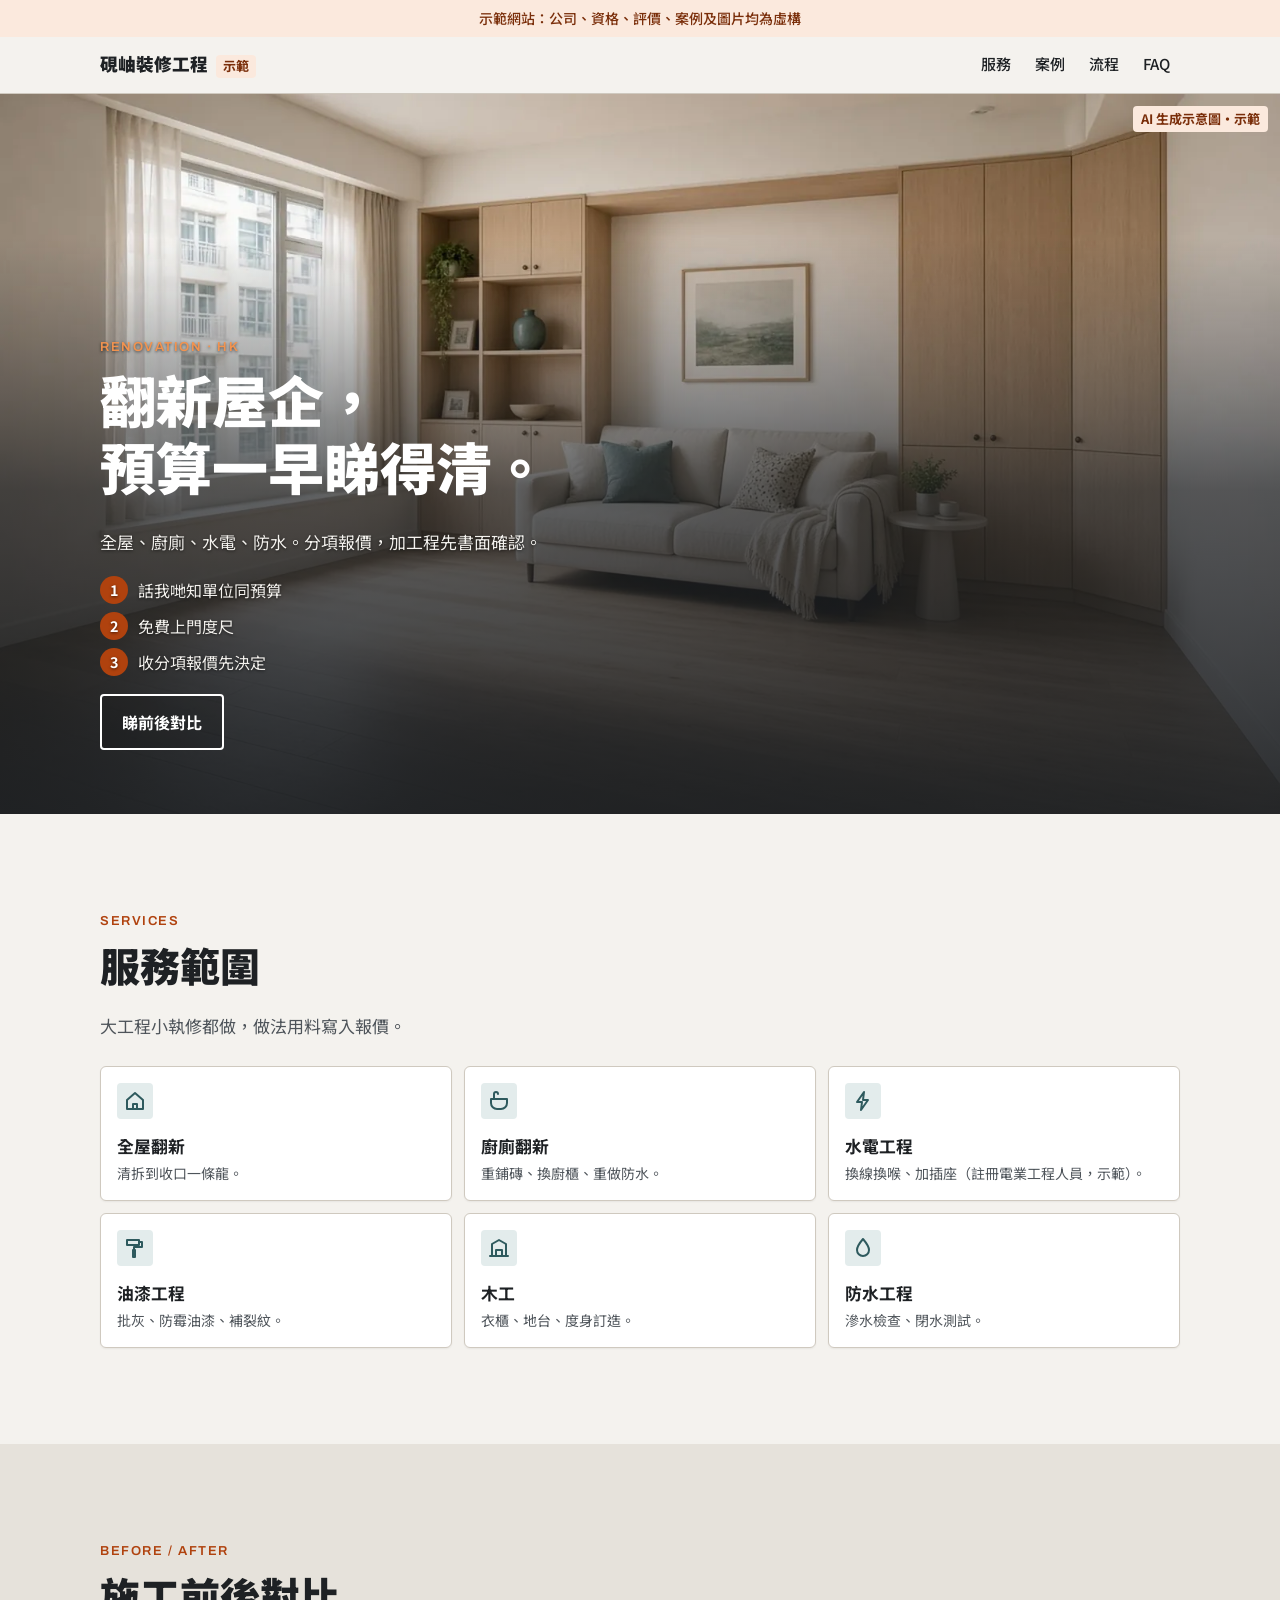
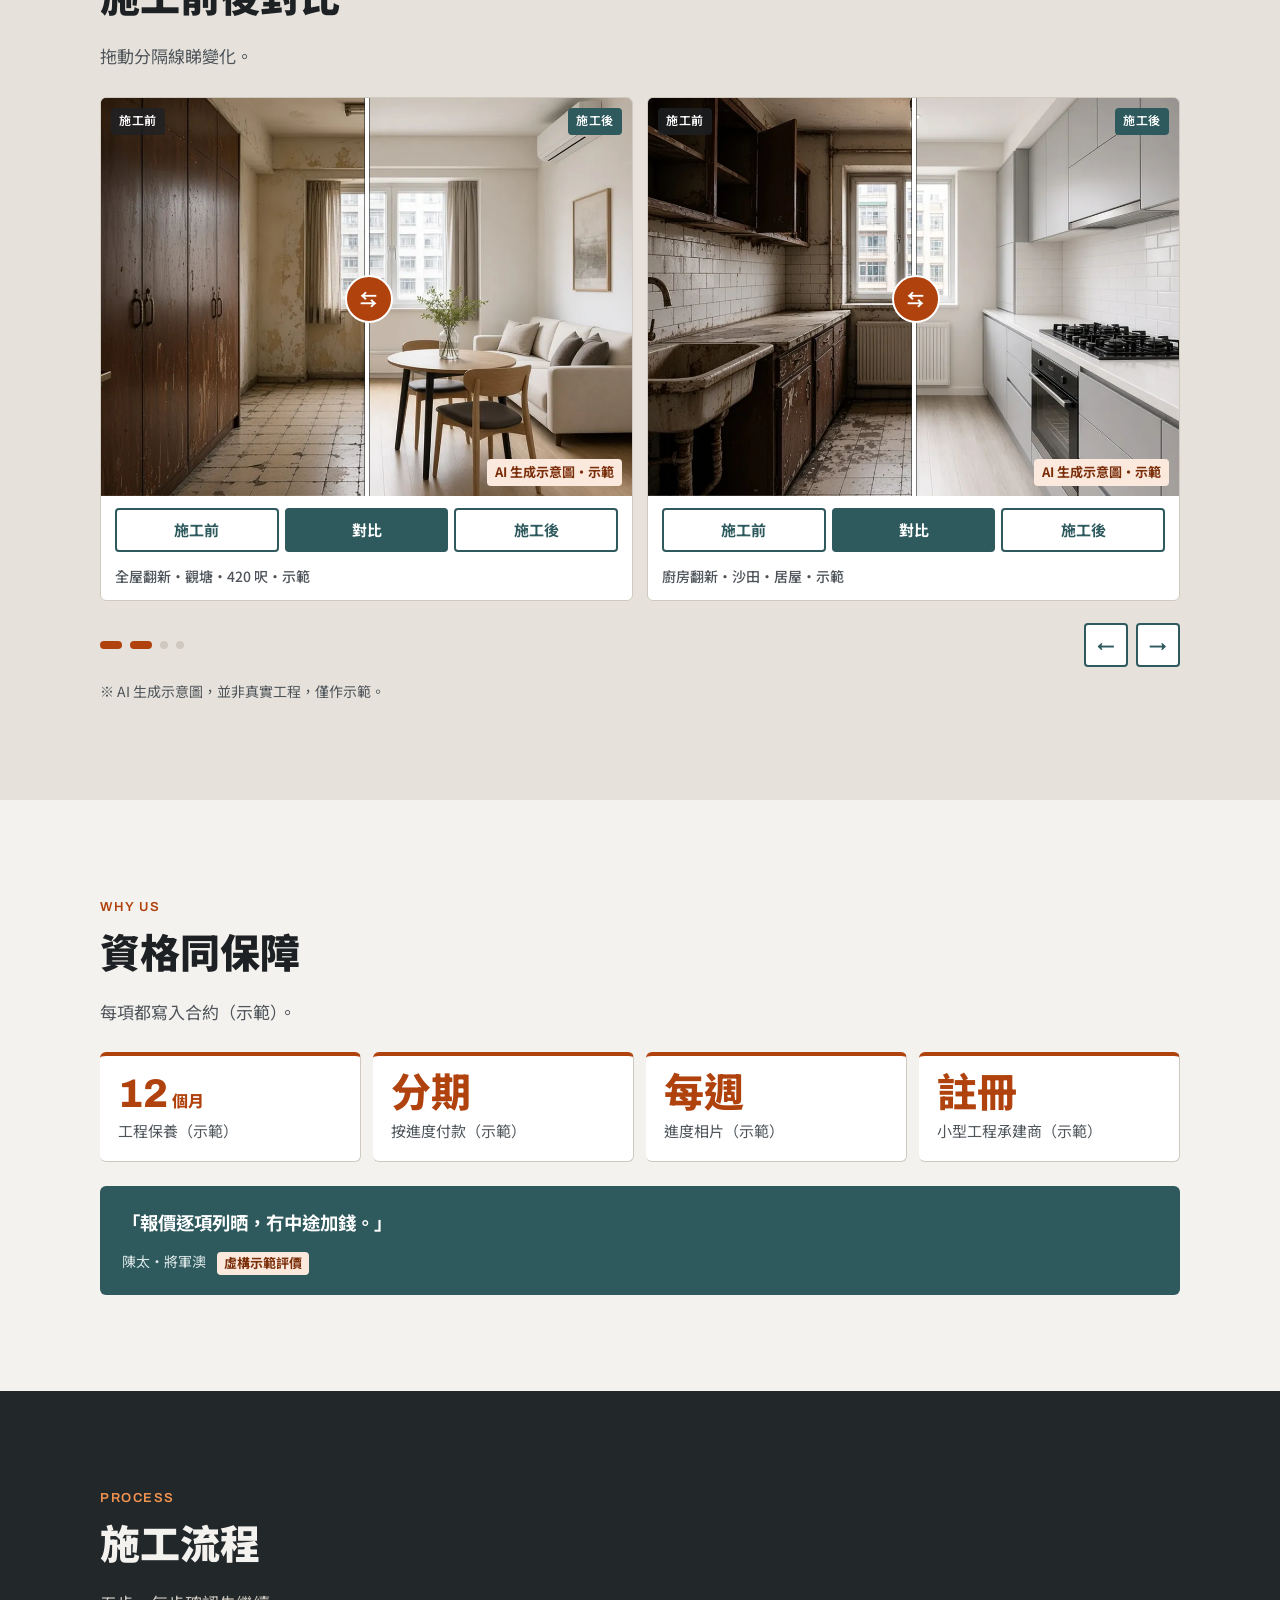
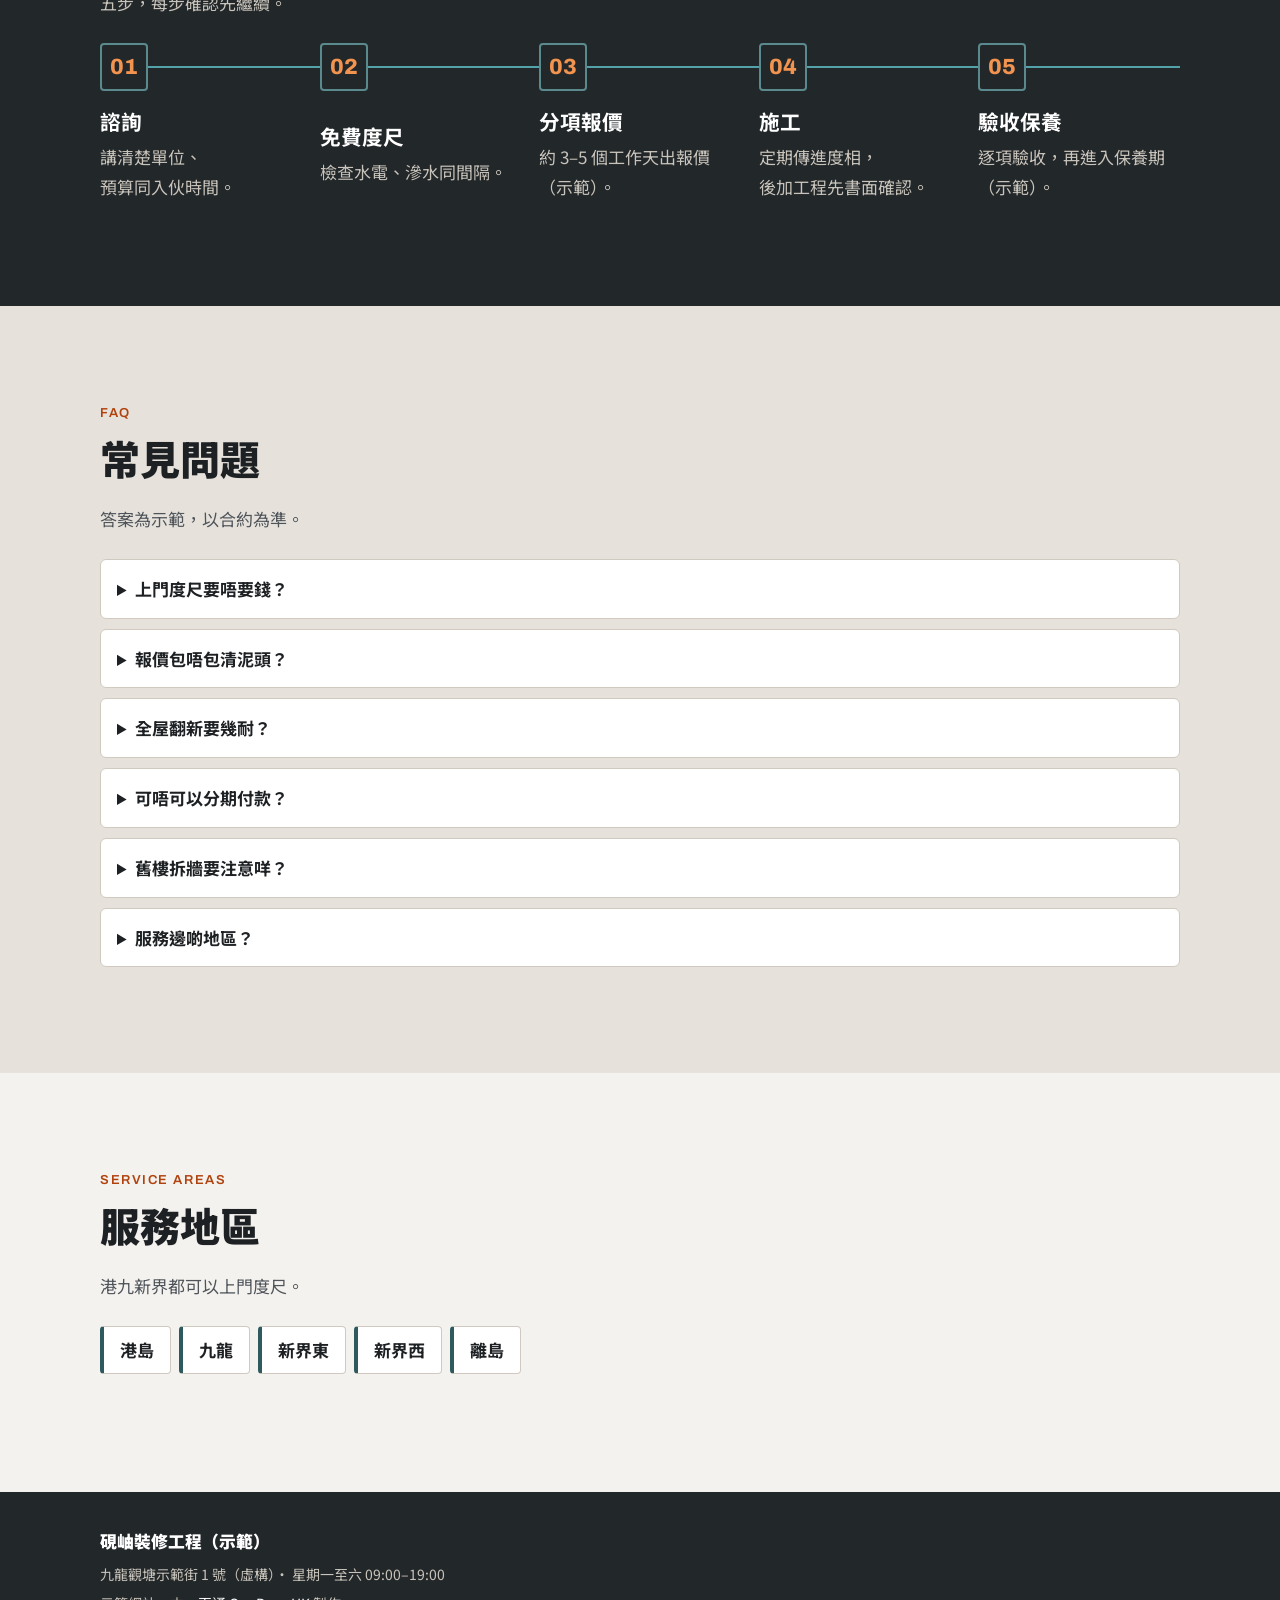
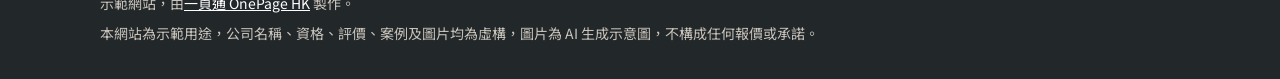
<file: renovation/index.html>
<!DOCTYPE html>
<html lang="zh-HK">
<head>
<meta charset="utf-8">
<meta name="viewport" content="width=device-width,initial-scale=1,viewport-fit=cover">
<title>硯岫裝修工程｜全屋翻新、廚廁、水電、油漆、木工、防水（示範網站）</title>
<meta name="description" content="硯岫裝修工程（示範網站）：全屋翻新、廚廁翻新、水電、油漆、木工及防水工程，分項報價，服務港島、九龍、新界。如想訂製類似網站，請聯絡一頁通 OnePage HK。">
<meta name="theme-color" content="#22272A">
<link rel="canonical" href="https://limaking1028.github.io/hk-demo-sites/renovation/">
<meta property="og:type" content="website">
<meta property="og:site_name" content="硯岫裝修工程（示範）">
<meta property="og:title" content="硯岫裝修工程｜全屋翻新、廚廁、水電、油漆、木工、防水（示範網站）">
<meta property="og:description" content="全屋翻新、廚廁、水電、油漆、木工及防水工程，分項報價，服務港九新界。示範網站，由一頁通 OnePage HK 製作。">
<meta property="og:url" content="https://limaking1028.github.io/hk-demo-sites/renovation/">
<meta property="og:image" content="https://limaking1028.github.io/hk-demo-sites/renovation/og-image.png">
<meta property="og:image:width" content="1200"><meta property="og:image:height" content="630"><meta property="og:image:type" content="image/png">
<meta property="og:image:alt" content="硯岫裝修工程示範網站：深灰配工程橙，免費上門度尺／報價">
<meta property="og:locale" content="zh_HK">
<meta name="twitter:card" content="summary_large_image">
<meta name="twitter:title" content="硯岫裝修工程｜全屋翻新、廚廁、水電、油漆、木工、防水（示範網站）">
<meta name="twitter:description" content="全屋翻新、廚廁、水電、油漆、木工及防水工程，分項報價，服務港九新界。示範網站。">
<meta name="twitter:image" content="https://limaking1028.github.io/hk-demo-sites/renovation/og-image.png">
<link rel="icon" href="data:image/svg+xml,%3Csvg xmlns='http://www.w3.org/2000/svg' viewBox='0 0 32 32'%3E%3Crect width='32' height='32' rx='4' fill='%2322272A'/%3E%3Crect x='8' y='8' width='16' height='16' fill='%23B0420E'/%3E%3C/svg%3E">
<script type="application/ld+json">{"@context": "https://schema.org", "@type": "HomeAndConstructionBusiness", "name": "硯岫裝修工程（示範）", "alternateName": "Inkridge Works (Demo)", "description": "全屋翻新、廚廁翻新、水電、油漆、木工及防水工程，分項報價，服務港島、九龍、新界（示範網站，公司為虛構）", "url": "https://limaking1028.github.io/hk-demo-sites/renovation/", "image": ["https://limaking1028.github.io/hk-demo-sites/renovation/og-image.png"], "address": {"@type": "PostalAddress", "streetAddress": "示範街 1 號", "addressLocality": "觀塘", "addressRegion": "九龍", "addressCountry": "HK"}, "openingHours": "Mo-Sa 09:00-19:00", "areaServed": [{"@type": "AdministrativeArea", "name": "中西區"}, {"@type": "AdministrativeArea", "name": "灣仔"}, {"@type": "AdministrativeArea", "name": "東區"}, {"@type": "AdministrativeArea", "name": "南區"}, {"@type": "AdministrativeArea", "name": "油尖旺"}, {"@type": "AdministrativeArea", "name": "深水埗"}, {"@type": "AdministrativeArea", "name": "九龍城"}, {"@type": "AdministrativeArea", "name": "黃大仙"}, {"@type": "AdministrativeArea", "name": "觀塘"}, {"@type": "AdministrativeArea", "name": "沙田"}, {"@type": "AdministrativeArea", "name": "大埔"}, {"@type": "AdministrativeArea", "name": "西貢（將軍澳）"}, {"@type": "AdministrativeArea", "name": "北區"}, {"@type": "AdministrativeArea", "name": "荃灣"}, {"@type": "AdministrativeArea", "name": "葵青"}, {"@type": "AdministrativeArea", "name": "屯門"}, {"@type": "AdministrativeArea", "name": "元朗"}, {"@type": "AdministrativeArea", "name": "東涌"}, {"@type": "AdministrativeArea", "name": "愉景灣"}, {"@type": "AdministrativeArea", "name": "長洲"}, {"@type": "AdministrativeArea", "name": "坪洲"}], "hasOfferCatalog": {"@type": "OfferCatalog", "name": "裝修服務", "itemListElement": [{"@type": "Offer", "itemOffered": {"@type": "Service", "name": "全屋翻新"}}, {"@type": "Offer", "itemOffered": {"@type": "Service", "name": "廚廁翻新"}}, {"@type": "Offer", "itemOffered": {"@type": "Service", "name": "水電工程"}}, {"@type": "Offer", "itemOffered": {"@type": "Service", "name": "油漆工程"}}, {"@type": "Offer", "itemOffered": {"@type": "Service", "name": "木工"}}, {"@type": "Offer", "itemOffered": {"@type": "Service", "name": "防水工程"}}]}}</script>
<script type="application/ld+json">{"@context": "https://schema.org", "@type": "FAQPage", "mainEntity": [{"@type": "Question", "name": "上門度尺要唔要錢？", "acceptedAnswer": {"@type": "Answer", "text": "度尺同初步報價不收費（示範）。"}}, {"@type": "Question", "name": "報價包唔包清泥頭？", "acceptedAnswer": {"@type": "Answer", "text": "清拆及泥頭會逐項列明；管理處按金由業主交。"}}, {"@type": "Question", "name": "全屋翻新要幾耐？", "acceptedAnswer": {"@type": "Answer", "text": "400 呎約 6–10 星期（示範）。"}}, {"@type": "Question", "name": "可唔可以分期付款？", "acceptedAnswer": {"@type": "Answer", "text": "按工程進度分期（示範，以合約為準）。"}}, {"@type": "Question", "name": "舊樓拆牆要注意咩？", "acceptedAnswer": {"@type": "Answer", "text": "須由合資格人士評估，按屋宇署要求辦理。"}}, {"@type": "Question", "name": "服務邊啲地區？", "acceptedAnswer": {"@type": "Answer", "text": "港九新界都去，離島或另收運輸費（示範）。"}}]}</script>
<link rel="preconnect" href="https://fonts.googleapis.com"><link rel="preconnect" href="https://fonts.gstatic.com" crossorigin>
<link href="https://fonts.googleapis.com/css2?family=Archivo:wdth,wght@62..125,600;62..125,800&family=Noto+Sans+HK:wght@400;500;700;900&display=swap" rel="stylesheet">
<link rel="preload" as="image" href="assets/hero-m.webp" media="(max-width:767px)"><link rel="preload" as="image" href="assets/hero.webp" media="(min-width:768px)">
<link rel="stylesheet" href="style.css">
</head>
<body>
<div class="demo-bar">示範網站：公司、資格、評價、案例及圖片均為虛構</div>
<header class="top"><div class="wrap top-in"><a class="logo" href="#top">硯岫裝修工程<span class="demo-tag">示範</span></a><nav aria-label="頁內導覽"><a href="#services">服務</a><a href="#gallery">案例</a><a href="#process">流程</a><a href="#faq">FAQ</a></nav></div></header>
<section class="hero" id="top"><picture class="hero-bg"><source media="(max-width:767px)" type="image/webp" srcset="assets/hero-m.webp"><source media="(max-width:767px)" srcset="assets/hero-m.jpg"><source type="image/webp" srcset="assets/hero.webp"><img src="assets/hero.jpg" width="1600" height="900" alt="翻新完成嘅細單位客廳（AI 生成示意圖・示範）" fetchpriority="high" decoding="async"></picture><span class="ai hero-ai">AI 生成示意圖・示範</span>
<div class="wrap hero-in"><p class="eyebrow">RENOVATION · HK</p>
<h1>翻新屋企，<br>預算一早睇得清。</h1>
<p class="lead">全屋、廚廁、水電、防水。分項報價，加工程先書面確認。</p>
<ol class="plan3" aria-label="3 步開始（示範）"><li><b>1</b>話我哋知單位同預算</li><li><b>2</b>免費上門度尺</li><li><b>3</b>收分項報價先決定</li></ol>
<div class="cta-row"><a class="btn ghost-lt" href="#gallery">睇前後對比</a></div>
</div></section>
<main>
<section id="services" class="sec"><div class="wrap"><p class="eyebrow">SERVICES</p><h2>服務範圍</h2><p class="sec-lead">大工程小執修都做，做法用料寫入報價。</p>
<ul class="svc"><li><svg class="ico" viewBox="0 0 24 24" aria-hidden="true"><path d="M4 11 12 4l8 7v9H4z"/><path d="M10 20v-5h4v5"/></svg><h3>全屋翻新</h3><p>清拆到收口一條龍。</p></li><li><svg class="ico" viewBox="0 0 24 24" aria-hidden="true"><path d="M4 10h16v4a6 6 0 0 1-6 6h-4a6 6 0 0 1-6-6z"/><path d="M7 10V5a2 2 0 0 1 4 0"/></svg><h3>廚廁翻新</h3><p>重鋪磚、換廚櫃、重做防水。</p></li><li><svg class="ico" viewBox="0 0 24 24" aria-hidden="true"><path d="M13 3 6 13h5l-1 8 7-10h-5z"/></svg><h3>水電工程</h3><p>換線換喉、加插座（註冊電業工程人員，示範）。</p></li><li><svg class="ico" viewBox="0 0 24 24" aria-hidden="true"><path d="M4 4h12v5H4z"/><path d="M16 6h3v5h-8v3"/><path d="M10 14h2v7h-2z"/></svg><h3>油漆工程</h3><p>批灰、防霉油漆、補裂紋。</p></li><li><svg class="ico" viewBox="0 0 24 24" aria-hidden="true"><path d="M3 20h18"/><path d="M5 20V8l7-4 7 4v12"/><path d="M9 20v-6h6v6"/></svg><h3>木工</h3><p>衣櫃、地台、度身訂造。</p></li><li><svg class="ico" viewBox="0 0 24 24" aria-hidden="true"><path d="M12 3s6 7 6 11a6 6 0 0 1-12 0c0-4 6-11 6-11z"/></svg><h3>防水工程</h3><p>滲水檢查、閉水測試。</p></li></ul></div></section>
<section id="gallery" class="sec alt"><div class="wrap"><p class="eyebrow">BEFORE / AFTER</p><h2>施工前後對比</h2><p class="sec-lead">拖動分隔線睇變化。</p>
<div class="ba-list" role="list" aria-label="四組施工前後對比（示範）"><article class="ba" role="listitem" aria-label="客飯廳施工前後對比（示範）"><div class="cmp" style="--pos:50%"><picture><source type="image/webp" srcset="assets/living-after.webp"><img src="assets/living-after.jpg" width="1000" height="750" alt="施工後：白牆、木地板、入牆櫃（AI 生成示意圖・示範）" loading="lazy" decoding="async"></picture><picture class="before"><source type="image/webp" srcset="assets/living-before.webp"><img src="assets/living-before.jpg" width="1000" height="750" alt="施工前：舊牆剝落、舊地磚（AI 生成示意圖・示範）" loading="lazy" decoding="async"></picture><span class="lb l" aria-hidden="true">施工前</span><span class="lb r" aria-hidden="true">施工後</span><span class="ai">AI 生成示意圖・示範</span><input class="slide" type="range" min="0" max="100" value="50" aria-label="拖動比較施工前後：客飯廳（示範）"><span class="knob" aria-hidden="true"></span></div><div class="tog" role="group" aria-label="切換顯示：客飯廳（示範）"><button type="button" data-v="100" aria-pressed="false">施工前</button><button type="button" data-v="50" aria-pressed="true">對比</button><button type="button" data-v="0" aria-pressed="false">施工後</button></div><p class="ba-tag">全屋翻新・觀塘・420 呎・示範</p></article><article class="ba" role="listitem" aria-label="廚房施工前後對比（示範）"><div class="cmp" style="--pos:50%"><picture><source type="image/webp" srcset="assets/kitchen-after.webp"><img src="assets/kitchen-after.jpg" width="1000" height="750" alt="施工後：灰色吊櫃、白色牆磚（AI 生成示意圖・示範）" loading="lazy" decoding="async"></picture><picture class="before"><source type="image/webp" srcset="assets/kitchen-before.webp"><img src="assets/kitchen-before.jpg" width="1000" height="750" alt="施工前：舊磚發黃、舊櫃（AI 生成示意圖・示範）" loading="lazy" decoding="async"></picture><span class="lb l" aria-hidden="true">施工前</span><span class="lb r" aria-hidden="true">施工後</span><span class="ai">AI 生成示意圖・示範</span><input class="slide" type="range" min="0" max="100" value="50" aria-label="拖動比較施工前後：廚房（示範）"><span class="knob" aria-hidden="true"></span></div><div class="tog" role="group" aria-label="切換顯示：廚房（示範）"><button type="button" data-v="100" aria-pressed="false">施工前</button><button type="button" data-v="50" aria-pressed="true">對比</button><button type="button" data-v="0" aria-pressed="false">施工後</button></div><p class="ba-tag">廚房翻新・沙田・居屋・示範</p></article><article class="ba" role="listitem" aria-label="浴室施工前後對比（示範）"><div class="cmp" style="--pos:50%"><picture><source type="image/webp" srcset="assets/bath-after.webp"><img src="assets/bath-after.jpg" width="1000" height="750" alt="施工後：灰色大磚、玻璃企缸（AI 生成示意圖・示範）" loading="lazy" decoding="async"></picture><picture class="before"><source type="image/webp" srcset="assets/bath-before.webp"><img src="assets/bath-before.jpg" width="1000" height="750" alt="施工前：填縫發霉、裂磚（AI 生成示意圖・示範）" loading="lazy" decoding="async"></picture><span class="lb l" aria-hidden="true">施工前</span><span class="lb r" aria-hidden="true">施工後</span><span class="ai">AI 生成示意圖・示範</span><input class="slide" type="range" min="0" max="100" value="50" aria-label="拖動比較施工前後：浴室（示範）"><span class="knob" aria-hidden="true"></span></div><div class="tog" role="group" aria-label="切換顯示：浴室（示範）"><button type="button" data-v="100" aria-pressed="false">施工前</button><button type="button" data-v="50" aria-pressed="true">對比</button><button type="button" data-v="0" aria-pressed="false">施工後</button></div><p class="ba-tag">浴室及防水・北角・唐樓・示範</p></article><article class="ba" role="listitem" aria-label="睡房施工前後對比（示範）"><div class="cmp" style="--pos:50%"><picture><source type="image/webp" srcset="assets/bedroom-after.webp"><img src="assets/bedroom-after.jpg" width="1000" height="750" alt="施工後：入牆衣櫃、地台床（AI 生成示意圖・示範）" loading="lazy" decoding="async"></picture><picture class="before"><source type="image/webp" srcset="assets/bedroom-before.webp"><img src="assets/bedroom-before.jpg" width="1000" height="750" alt="施工前：牆身剝落、空房（AI 生成示意圖・示範）" loading="lazy" decoding="async"></picture><span class="lb l" aria-hidden="true">施工前</span><span class="lb r" aria-hidden="true">施工後</span><span class="ai">AI 生成示意圖・示範</span><input class="slide" type="range" min="0" max="100" value="50" aria-label="拖動比較施工前後：睡房（示範）"><span class="knob" aria-hidden="true"></span></div><div class="tog" role="group" aria-label="切換顯示：睡房（示範）"><button type="button" data-v="100" aria-pressed="false">施工前</button><button type="button" data-v="50" aria-pressed="true">對比</button><button type="button" data-v="0" aria-pressed="false">施工後</button></div><p class="ba-tag">木工油漆・屯門・100 呎・示範</p></article></div>
<div class="ba-nav"><span class="dots" aria-hidden="true"><i class="on"></i><i></i><i></i><i></i></span><span class="ba-btns"><button type="button" class="pv" aria-label="上一個案例">←</button><button type="button" class="nx" aria-label="下一個案例">→</button></span></div>
<p class="note">※ AI 生成示意圖，並非真實工程，僅作示範。</p></div></section>
<section id="trust" class="sec"><div class="wrap"><p class="eyebrow">WHY US</p><h2>資格同保障</h2><p class="sec-lead">每項都寫入合約（示範）。</p>
<ul class="trust"><li><b class="big">12<small>個月</small></b><span>工程保養（示範）</span></li><li><b class="big">分期</b><span>按進度付款（示範）</span></li><li><b class="big">每週</b><span>進度相片（示範）</span></li><li><b class="big">註冊</b><span>小型工程承建商（示範）</span></li></ul>
<blockquote class="review"><p>「報價逐項列晒，冇中途加錢。」</p><cite>陳太・將軍澳 <span class="demo-tag">虛構示範評價</span></cite></blockquote></div></section>
<section id="process" class="sec night"><div class="wrap"><p class="eyebrow">PROCESS</p><h2>施工流程</h2><p class="sec-lead">五步，每步確認先繼續。</p>
<ol class="steps"><li><span class="no">01</span><div><h3>諮詢</h3><p>講清楚單位、預算同入伙時間。</p></div></li><li><span class="no">02</span><div><h3>免費度尺</h3><p>檢查水電、滲水同間隔。</p></div></li><li><span class="no">03</span><div><h3>分項報價</h3><p>約 3–5 個工作天出報價（示範）。</p></div></li><li><span class="no">04</span><div><h3>施工</h3><p>定期傳進度相，後加工程先書面確認。</p></div></li><li><span class="no">05</span><div><h3>驗收保養</h3><p>逐項驗收，再進入保養期（示範）。</p></div></li></ol></div></section>
<section id="faq" class="sec alt"><div class="wrap"><p class="eyebrow">FAQ</p><h2>常見問題</h2><p class="sec-lead">答案為示範，以合約為準。</p><details><summary>上門度尺要唔要錢？</summary><p>度尺同初步報價不收費（示範）。</p></details><details><summary>報價包唔包清泥頭？</summary><p>清拆及泥頭會逐項列明；管理處按金由業主交。</p></details><details><summary>全屋翻新要幾耐？</summary><p>400 呎約 6–10 星期（示範）。</p></details><details><summary>可唔可以分期付款？</summary><p>按工程進度分期（示範，以合約為準）。</p></details><details><summary>舊樓拆牆要注意咩？</summary><p>須由合資格人士評估，按屋宇署要求辦理。</p></details><details><summary>服務邊啲地區？</summary><p>港九新界都去，離島或另收運輸費（示範）。</p></details></div></section>
<section id="areas" class="sec"><div class="wrap"><p class="eyebrow">SERVICE AREAS</p><h2>服務地區</h2><p class="sec-lead">港九新界都可以上門度尺。</p><ul class="chips area"><li>港島</li><li>九龍</li><li>新界東</li><li>新界西</li><li>離島</li></ul></div></section>
</main>
<footer><div class="wrap"><p class="f-name">硯岫裝修工程（示範）</p><p>九龍觀塘示範街 1 號（虛構）· 星期一至六 09:00–19:00</p><p class="f-demo">示範網站，由<a href="https://limaking1028.github.io/hk-demo-sites/onepage-hk/">一頁通 OnePage HK</a> 製作。</p><p class="f-dis">本網站為示範用途，公司名稱、資格、評價、案例及圖片均為虛構，圖片為 AI 生成示意圖，不構成任何報價或承諾。</p></div></footer>
<script>
document.querySelectorAll(".ba").forEach(function(a){var c=a.querySelector(".cmp"),r=a.querySelector(".slide"),bs=a.querySelectorAll(".tog button"),drag=null,tp=null,px=null,raf=0;
function set(v,fromBtn){v=Math.max(0,Math.min(100,Math.round(v)));r.value=v;c.style.setProperty("--pos",v+"%");var m=v>=100?"before":v<=0?"after":"cmp";c.setAttribute("data-mode",m);bs.forEach(function(b){var on=fromBtn?b===fromBtn:(m=="before"?b.dataset.v=="100":m=="after"?b.dataset.v=="0":b.dataset.v=="50");b.setAttribute("aria-pressed",on?"true":"false")})}
function at(x){var b=c.getBoundingClientRect();return (x-b.left)/b.width*100}
function sched(x){px=x;if(!raf)raf=requestAnimationFrame(function(){raf=0;if(px!==null)set(at(px))})}
r.addEventListener("input",function(){set(r.value)});
bs.forEach(function(b){b.addEventListener("click",function(){set(+b.dataset.v,b)})});
function start(e){drag=e.pointerId;tp=null;try{c.setPointerCapture(e.pointerId)}catch(x){}c.classList.add("dragging");sched(e.clientX)}
c.addEventListener("pointerdown",function(e){if(e.pointerType=="mouse"){if(e.button!==0)return;start(e);r.focus({preventScroll:true});e.preventDefault()}else if(drag===null){tp={id:e.pointerId,x:e.clientX,y:e.clientY}}});
c.addEventListener("pointermove",function(e){if(drag===e.pointerId){e.preventDefault();sched(e.clientX);return}if(tp&&tp.id===e.pointerId){var dx=Math.abs(e.clientX-tp.x),dy=Math.abs(e.clientY-tp.y);if(dx<4&&dy<4)return;if(dx>=dy){e.preventDefault();start(e)}else{tp=null}}});
function end(e){if(tp&&tp.id===e.pointerId){if(e.type=="pointerup")set(at(e.clientX));tp=null}if(drag===e.pointerId){drag=null;c.classList.remove("dragging");try{c.releasePointerCapture(e.pointerId)}catch(x){}}}
c.addEventListener("pointerup",end);c.addEventListener("pointercancel",end);c.addEventListener("lostpointercapture",function(e){if(e.target===c)end(e)});
c.addEventListener("dragstart",function(e){e.preventDefault()});
set(50)});
(function(){var l=document.querySelector(".ba-list"),d=document.querySelectorAll(".dots i");function w(){return l.querySelector(".ba").offsetWidth+14}function go(x){l.scrollBy({left:x*w(),behavior:matchMedia("(prefers-reduced-motion: reduce)").matches?"auto":"smooth"})}document.querySelector(".pv").addEventListener("click",function(){go(-1)});document.querySelector(".nx").addEventListener("click",function(){go(1)});function upd(){var n=d.length,ww=w(),v=Math.max(1,Math.min(n,Math.floor((l.clientWidth+14)/ww+0.05))),mx=l.scrollWidth-l.clientWidth,i=Math.round(l.scrollLeft/ww);if(mx>0&&l.scrollLeft>=mx-4)i=n-v;i=Math.max(0,Math.min(n-v,i));d.forEach(function(e,j){e.classList.toggle("on",j>=i&&j<i+v)})}l.addEventListener("scroll",upd,{passive:true});addEventListener("resize",upd);upd()})();
</script>
</body></html>
</file>
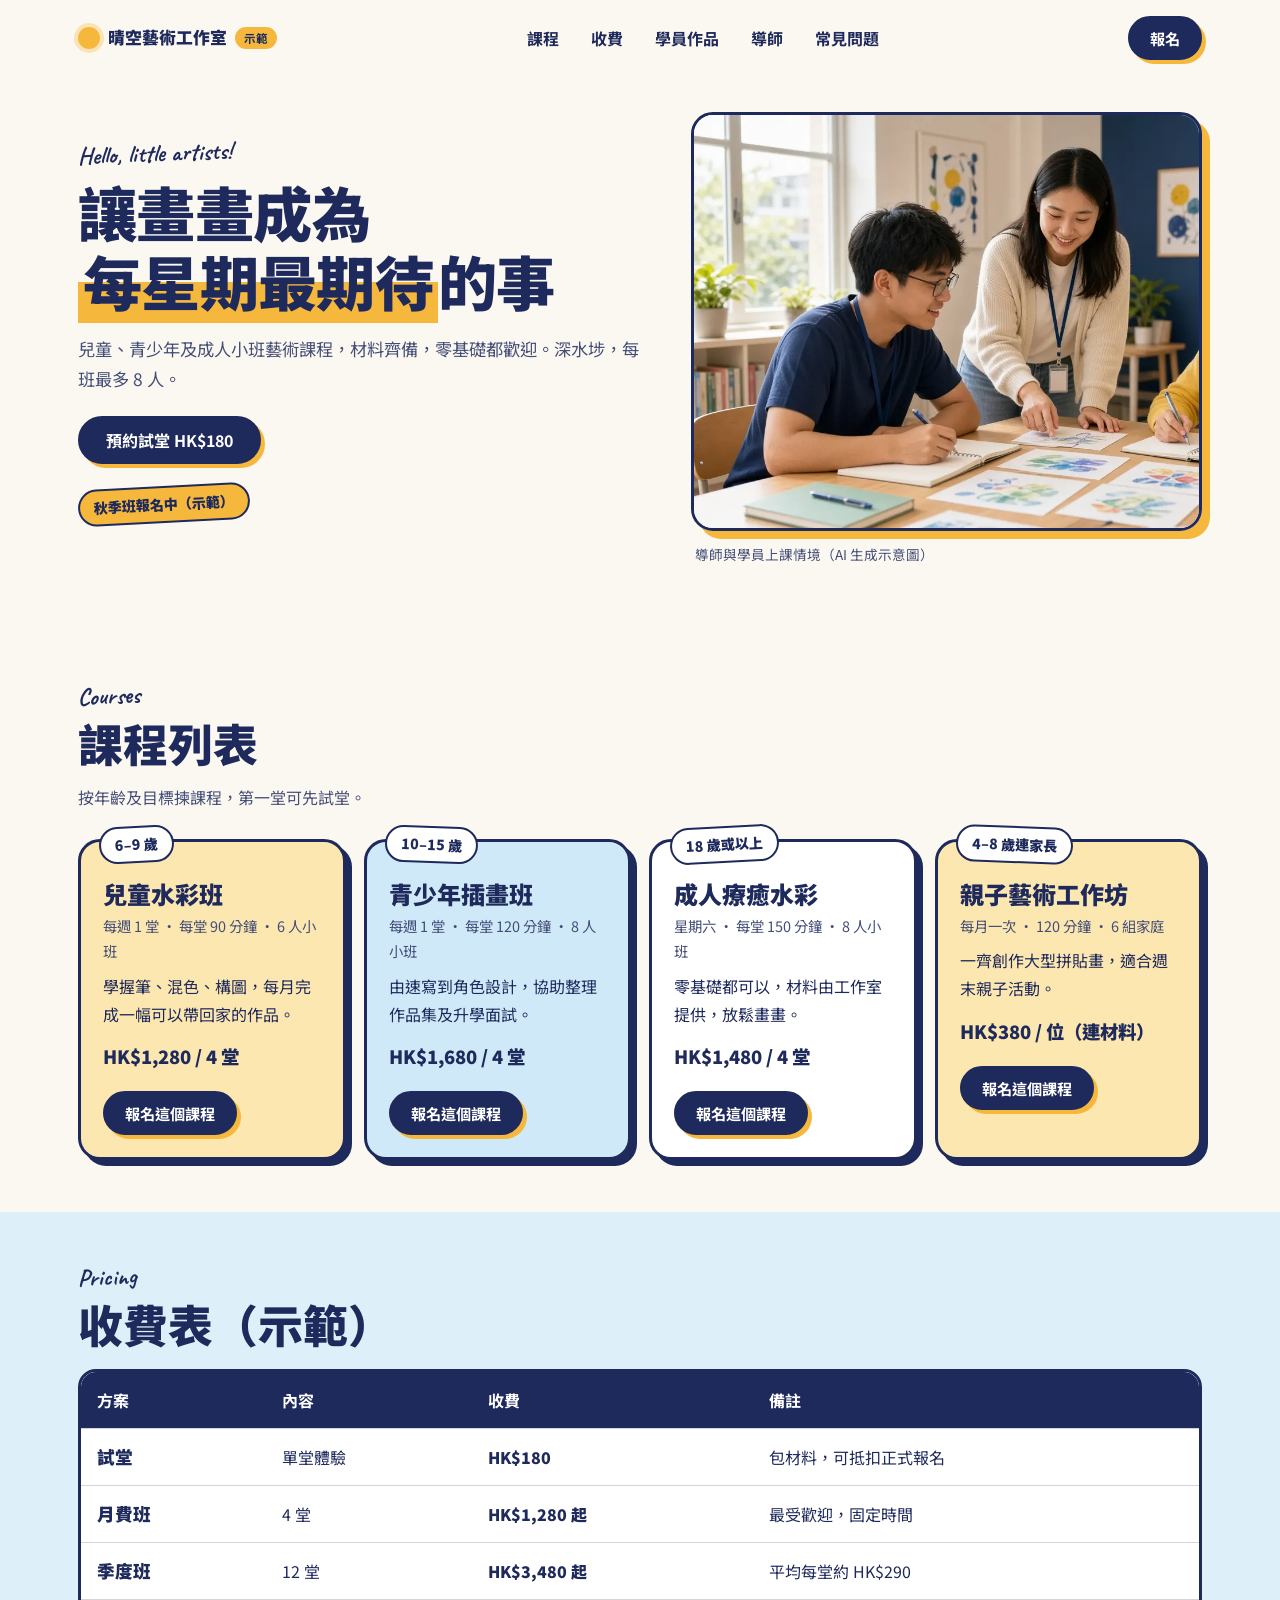
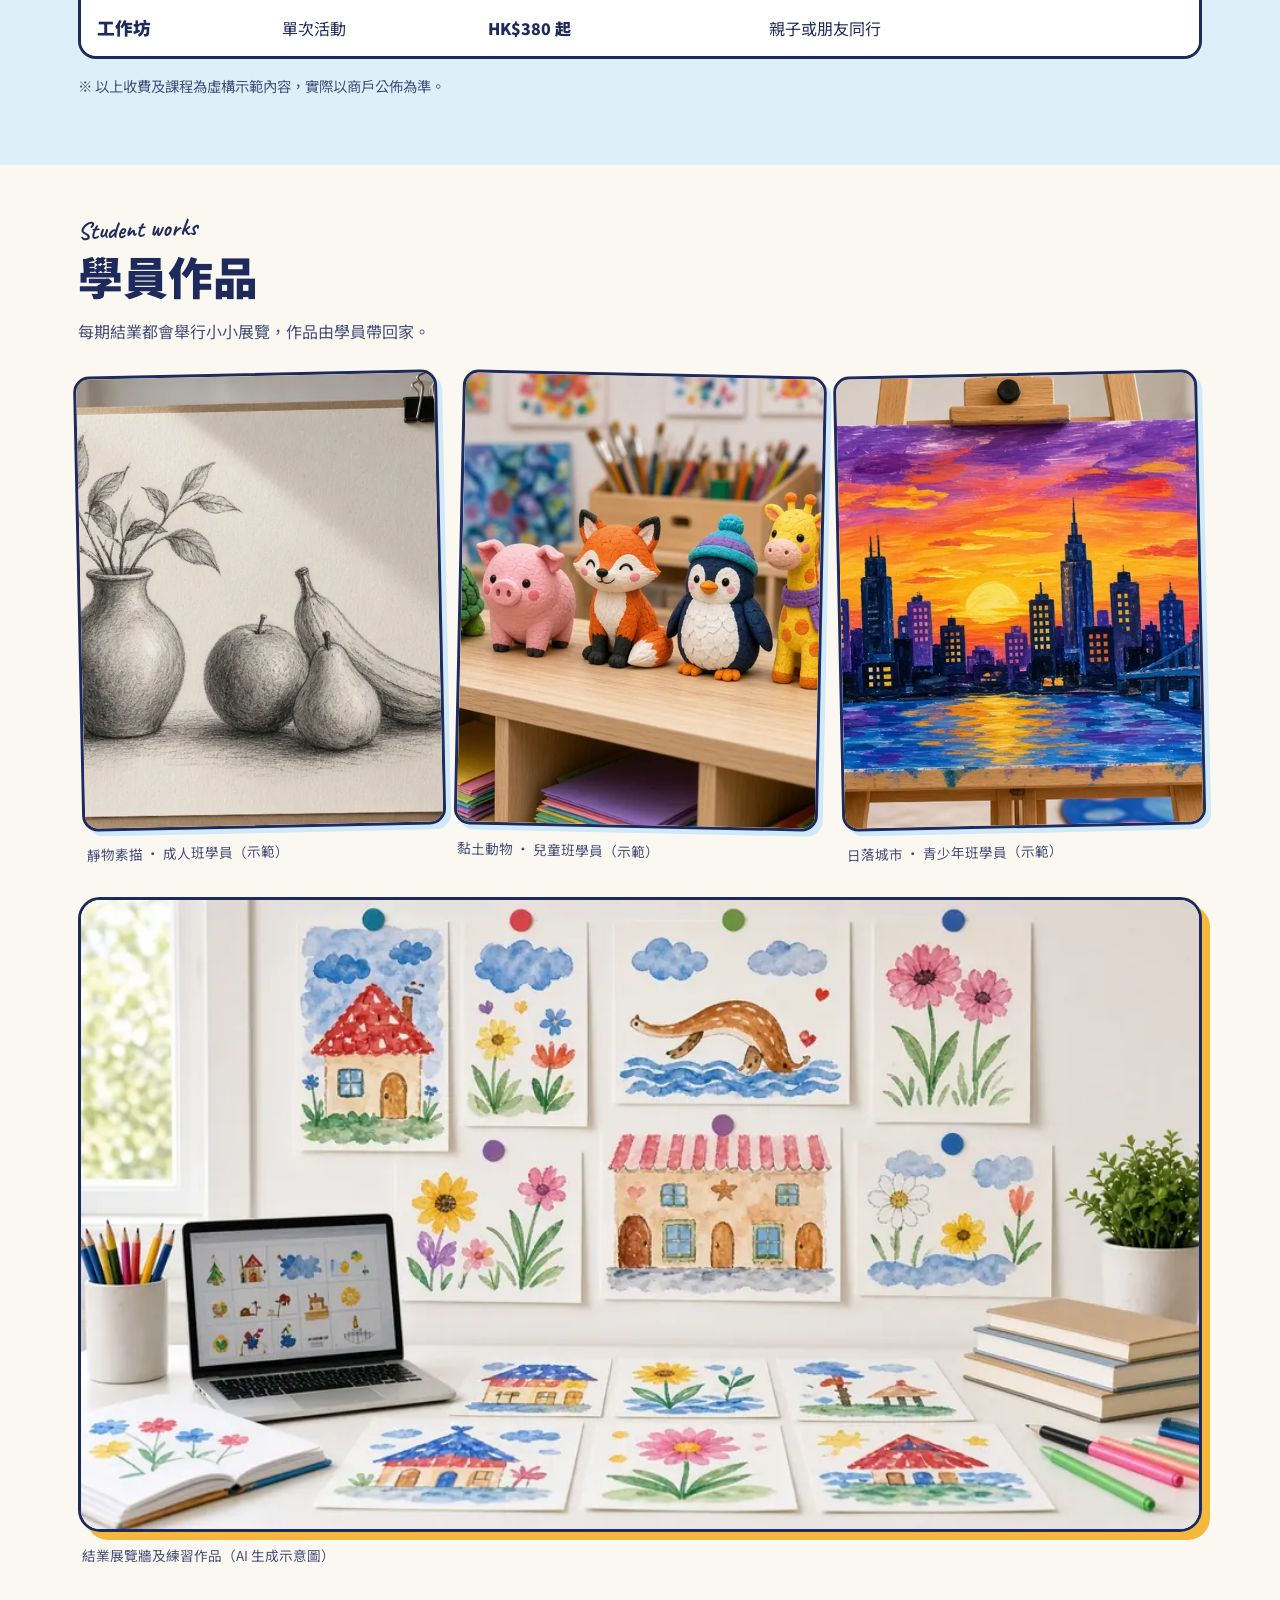
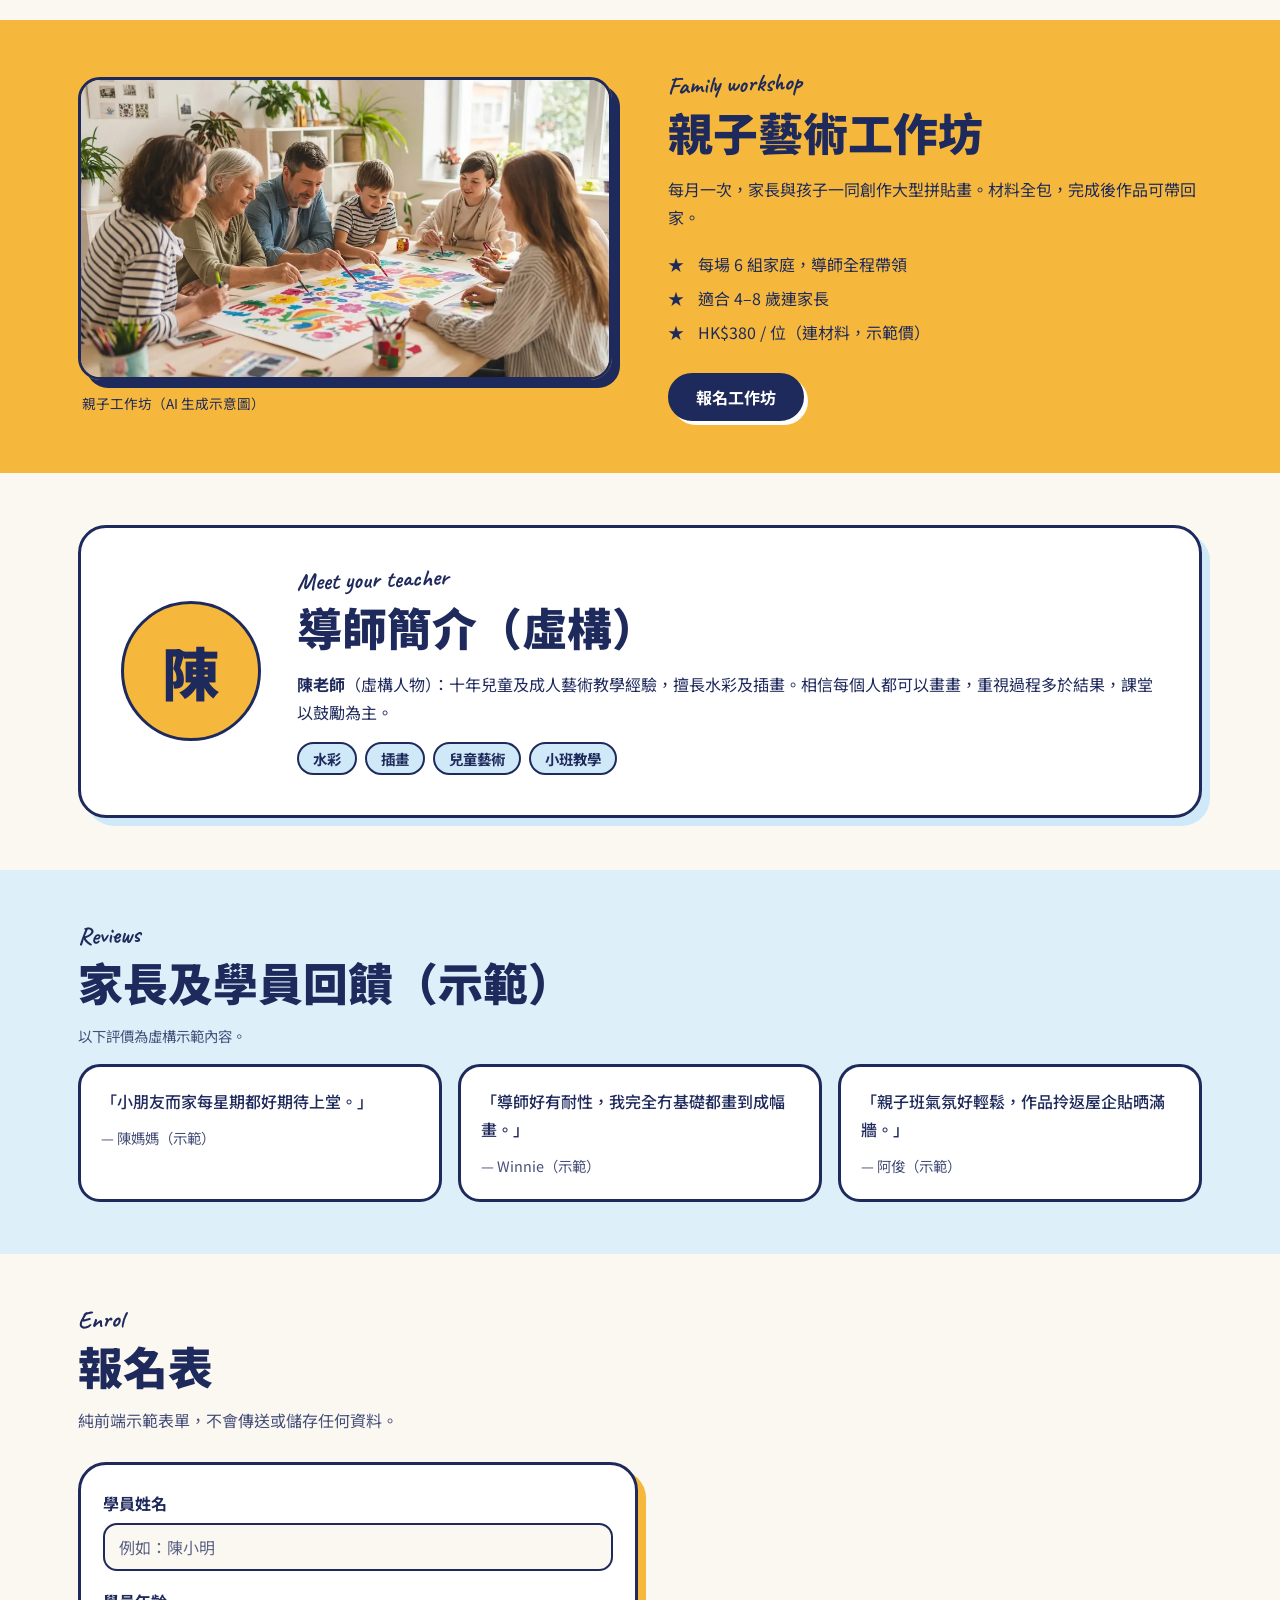
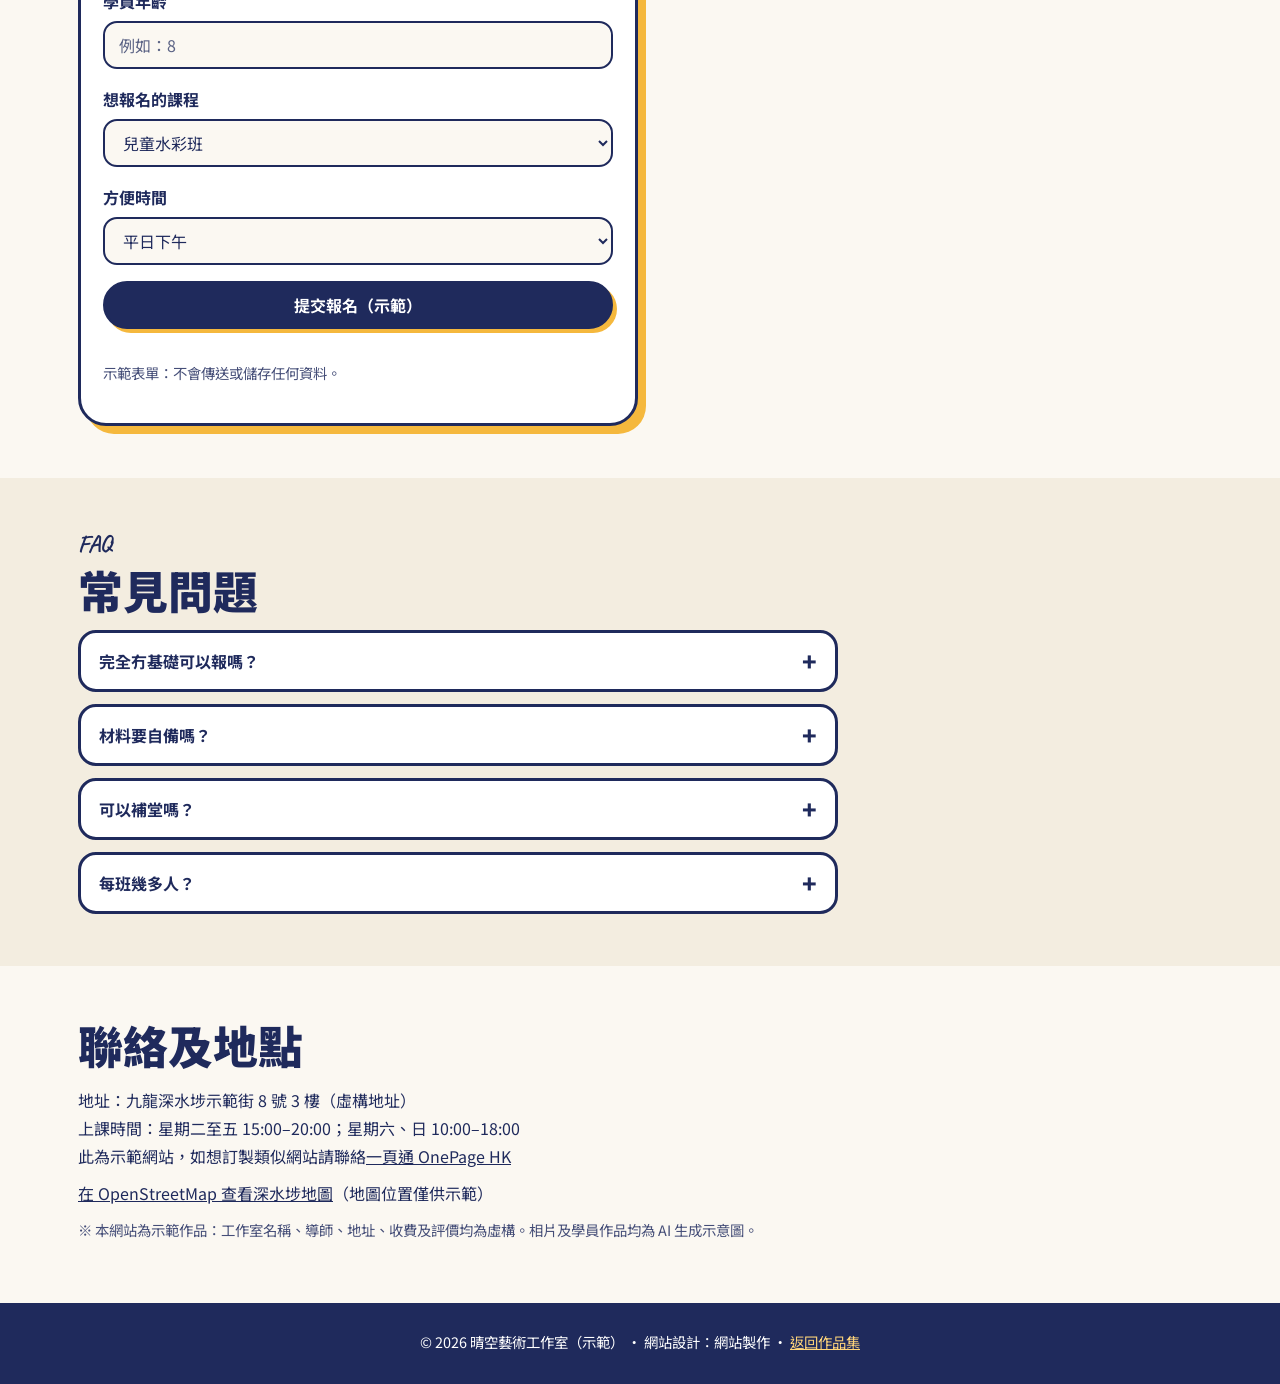
<file: tutor-course/index.html>
<!DOCTYPE html>
<html lang="zh-HK">
<head>
<meta charset="utf-8">
<meta name="viewport" content="width=device-width,initial-scale=1">
<title>晴空藝術工作室（示範）｜兒童水彩・插畫・成人工作坊 深水埗</title>
<meta name="description" content="為兒童、青少年及成人而設嘅小班藝術課程與工作坊（示範網站）：課程列表、收費、學員作品。如想訂製類似網站，請聯絡一頁通 OnePage HK。">
<meta name="theme-color" content="#1F2A5C">
<link rel="canonical" href="https://limaking1028.github.io/hk-demo-sites/tutor-course/">
<meta property="og:type" content="website"><meta property="og:site_name" content="晴空藝術工作室（示範）"><meta property="og:title" content="晴空藝術工作室（示範）｜小班藝術課程與工作坊"><meta property="og:description" content="為兒童、青少年及成人而設嘅小班藝術課程與工作坊（示範網站）：課程列表、收費、學員作品。如想訂製類似網站，請聯絡一頁通 OnePage HK。"><meta property="og:url" content="https://limaking1028.github.io/hk-demo-sites/tutor-course/"><meta property="og:image" content="https://limaking1028.github.io/hk-demo-sites/tutor-course/og-image.jpg"><meta property="og:image:type" content="image/jpeg"><meta property="og:image:width" content="1200"><meta property="og:image:height" content="630"><meta property="og:image:alt" content="晴空藝術工作室示範網站宣傳圖"><meta property="og:locale" content="zh_HK">
<meta name="twitter:card" content="summary_large_image"><meta name="twitter:title" content="晴空藝術工作室（示範）｜小班藝術課程與工作坊"><meta name="twitter:description" content="為兒童、青少年及成人而設嘅小班藝術課程與工作坊（示範網站）：課程列表、收費、學員作品。如想訂製類似網站，請聯絡一頁通 OnePage HK。"><meta name="twitter:image" content="https://limaking1028.github.io/hk-demo-sites/tutor-course/og-image.jpg">
<link rel="icon" type="image/svg+xml" href="../favicon.svg">
<script type="application/ld+json">{"@context": "https://schema.org", "@graph": [{"@type": ["EducationalOrganization", "LocalBusiness"], "@id": "https://limaking1028.github.io/hk-demo-sites/tutor-course/#org", "name": "晴空藝術工作室（示範）", "description": "兒童、青少年及成人藝術課程與工作坊，小班教學（示範網站）", "url": "https://limaking1028.github.io/hk-demo-sites/tutor-course/", "image": ["https://limaking1028.github.io/hk-demo-sites/tutor-course/og-image.jpg", "https://limaking1028.github.io/hk-demo-sites/tutor-course/assets/hero.jpg"], "priceRange": "HK$180-HK$3,480", "address": {"@type": "PostalAddress", "streetAddress": "示範街 8 號 3 樓", "addressLocality": "深水埗", "addressRegion": "九龍", "addressCountry": "HK"}, "geo": {"@type": "GeoCoordinates", "latitude": 22.3307, "longitude": 114.1622}, "openingHours": ["Tu-Fr 15:00-20:00", "Sa-Su 10:00-18:00"]}, {"@type": "Course", "name": "兒童水彩班", "description": "6–9 歲小班水彩課程（4 堂）", "provider": {"@id": "https://limaking1028.github.io/hk-demo-sites/tutor-course/#org"}, "offers": {"@type": "Offer", "category": "Paid", "priceCurrency": "HKD", "price": "1280"}, "hasCourseInstance": {"@type": "CourseInstance", "name": "兒童水彩班（示範場次）", "description": "示範用課程場次，日期及名額為虛構，並非真實開班資料。", "courseMode": "onsite", "startDate": "2026-11-07", "endDate": "2026-11-28", "courseWorkload": "PT6H", "inLanguage": "zh-HK", "location": {"@type": "Place", "name": "晴空藝術工作室（示範）", "address": {"@type": "PostalAddress", "streetAddress": "示範街 8 號 3 樓", "addressLocality": "深水埗", "addressRegion": "九龍", "addressCountry": "HK"}}, "instructor": {"@type": "Person", "name": "陳老師（虛構人物）"}}}, {"@type": "Course", "name": "青少年插畫班", "description": "10–15 歲插畫及作品集課程（4 堂）", "provider": {"@id": "https://limaking1028.github.io/hk-demo-sites/tutor-course/#org"}, "offers": {"@type": "Offer", "category": "Paid", "priceCurrency": "HKD", "price": "1680"}, "hasCourseInstance": {"@type": "CourseInstance", "name": "青少年插畫班（示範場次）", "description": "示範用課程場次，日期及名額為虛構，並非真實開班資料。", "courseMode": "onsite", "startDate": "2026-11-08", "endDate": "2026-11-29", "courseWorkload": "PT8H", "inLanguage": "zh-HK", "location": {"@type": "Place", "name": "晴空藝術工作室（示範）", "address": {"@type": "PostalAddress", "streetAddress": "示範街 8 號 3 樓", "addressLocality": "深水埗", "addressRegion": "九龍", "addressCountry": "HK"}}, "instructor": {"@type": "Person", "name": "陳老師（虛構人物）"}}}, {"@type": "Course", "name": "成人療癒水彩", "description": "成人零基礎水彩課程（4 堂）", "provider": {"@id": "https://limaking1028.github.io/hk-demo-sites/tutor-course/#org"}, "offers": {"@type": "Offer", "category": "Paid", "priceCurrency": "HKD", "price": "1480"}, "hasCourseInstance": {"@type": "CourseInstance", "name": "成人療癒水彩（示範場次）", "description": "示範用課程場次，日期及名額為虛構，並非真實開班資料。", "courseMode": "onsite", "startDate": "2026-11-14", "endDate": "2026-12-05", "courseWorkload": "PT10H", "inLanguage": "zh-HK", "location": {"@type": "Place", "name": "晴空藝術工作室（示範）", "address": {"@type": "PostalAddress", "streetAddress": "示範街 8 號 3 樓", "addressLocality": "深水埗", "addressRegion": "九龍", "addressCountry": "HK"}}, "instructor": {"@type": "Person", "name": "陳老師（虛構人物）"}}}, {"@type": "Course", "name": "親子藝術工作坊", "description": "親子拼貼創作工作坊（每位）", "provider": {"@id": "https://limaking1028.github.io/hk-demo-sites/tutor-course/#org"}, "offers": {"@type": "Offer", "category": "Paid", "priceCurrency": "HKD", "price": "380"}, "hasCourseInstance": {"@type": "CourseInstance", "name": "親子藝術工作坊（示範場次）", "description": "示範用課程場次，日期及名額為虛構，並非真實開班資料。", "courseMode": "onsite", "startDate": "2026-11-21", "endDate": "2026-11-21", "courseWorkload": "PT2H", "inLanguage": "zh-HK", "location": {"@type": "Place", "name": "晴空藝術工作室（示範）", "address": {"@type": "PostalAddress", "streetAddress": "示範街 8 號 3 樓", "addressLocality": "深水埗", "addressRegion": "九龍", "addressCountry": "HK"}}, "instructor": {"@type": "Person", "name": "陳老師（虛構人物）"}}}]}</script>
<link rel="preconnect" href="https://fonts.googleapis.com"><link rel="preconnect" href="https://fonts.gstatic.com" crossorigin>
<link href="https://fonts.googleapis.com/css2?family=Caveat:wght@700&family=Noto+Sans+TC:wght@400;500;700;900&display=swap" rel="stylesheet">
<link rel="stylesheet" href="style.css">
</head>
<body>
<a class="skip" href="#main">跳至內容</a>
<header class="top"><a class="logo" href="#top"><span class="sun-dot" aria-hidden="true"></span>晴空藝術工作室<small>示範</small></a>
<nav aria-label="主選單"><a href="#courses">課程</a><a href="#pricing">收費</a><a href="#works">學員作品</a><a href="#tutor">導師</a><a href="#faq">常見問題</a></nav>
<a class="btn small" href="#enrol">報名</a></header>
<main id="main"><span id="top"></span>
<section class="hero"><div class="hero-copy"><p class="hand">Hello, little artists!</p><h1>讓畫畫成為<br><mark>每星期最期待</mark>的事</h1><p class="lead">兒童、青少年及成人小班藝術課程，材料齊備，零基礎都歡迎。深水埗，每班最多 8 人。</p>
<div class="cta-row"><a class="btn" href="#enrol">預約試堂 HK$180</a></div>
<p class="sticker rot">秋季班報名中（示範）</p></div>
<figure class="hero-fig"><picture><source type="image/webp" srcset="assets/hero.webp"><img src="assets/hero.jpg" width="880" height="720" alt="導師與兩位學員圍著桌子，在明亮的課室內一起畫水彩" fetchpriority="high" decoding="async"></picture><figcaption>導師與學員上課情境（AI 生成示意圖）</figcaption></figure></section>
<section id="courses" class="sec"><p class="hand">Courses</p><h2>課程列表</h2><p class="sec-lead">按年齡及目標揀課程，第一堂可先試堂。</p><div class="grid4"><article class="course c-sun rv"><span class="sticker tilt0">6–9 歲</span><h3>兒童水彩班</h3><p class="meta">每週 1 堂 · 每堂 90 分鐘 · 6 人小班</p><p>學握筆、混色、構圖，每月完成一幅可以帶回家的作品。</p><p class="price">HK$1,280 / 4 堂</p><a class="btn small" href="#enrol" data-course="兒童水彩班">報名這個課程</a></article><article class="course c-sky rv"><span class="sticker tilt1">10–15 歲</span><h3>青少年插畫班</h3><p class="meta">每週 1 堂 · 每堂 120 分鐘 · 8 人小班</p><p>由速寫到角色設計，協助整理作品集及升學面試。</p><p class="price">HK$1,680 / 4 堂</p><a class="btn small" href="#enrol" data-course="青少年插畫班">報名這個課程</a></article><article class="course c-cream rv"><span class="sticker tilt0">18 歲或以上</span><h3>成人療癒水彩</h3><p class="meta">星期六 · 每堂 150 分鐘 · 8 人小班</p><p>零基礎都可以，材料由工作室提供，放鬆畫畫。</p><p class="price">HK$1,480 / 4 堂</p><a class="btn small" href="#enrol" data-course="成人療癒水彩">報名這個課程</a></article><article class="course c-sun rv"><span class="sticker tilt1">4–8 歲連家長</span><h3>親子藝術工作坊</h3><p class="meta">每月一次 · 120 分鐘 · 6 組家庭</p><p>一齊創作大型拼貼畫，適合週末親子活動。</p><p class="price">HK$380 / 位（連材料）</p><a class="btn small" href="#enrol" data-course="親子藝術工作坊">報名這個課程</a></article></div></section>
<section id="pricing" class="sec band-sky"><p class="hand">Pricing</p><h2>收費表（示範）</h2><div class="tbl-wrap"><table><thead><tr><th scope="col">方案</th><th scope="col">內容</th><th scope="col">收費</th><th scope="col">備註</th></tr></thead><tbody><tr><th scope="row">試堂</th><td data-l="內容">單堂體驗</td><td data-l="收費" class="pr">HK$180</td><td data-l="備註">包材料，可抵扣正式報名</td></tr><tr><th scope="row">月費班</th><td data-l="內容">4 堂</td><td data-l="收費" class="pr">HK$1,280 起</td><td data-l="備註">最受歡迎，固定時間</td></tr><tr><th scope="row">季度班</th><td data-l="內容">12 堂</td><td data-l="收費" class="pr">HK$3,480 起</td><td data-l="備註">平均每堂約 HK$290</td></tr><tr><th scope="row">工作坊</th><td data-l="內容">單次活動</td><td data-l="收費" class="pr">HK$380 起</td><td data-l="備註">親子或朋友同行</td></tr></tbody></table></div><p class="note">※ 以上收費及課程為虛構示範內容，實際以商戶公佈為準。</p></section>
<section id="works" class="sec"><p class="hand">Student works</p><h2>學員作品</h2><p class="sec-lead">每期結業都會舉行小小展覽，作品由學員帶回家。</p>
<div class="works"><figure class="rv"><picture><source type="image/webp" srcset="assets/work-sketch.webp"><img src="assets/work-sketch.jpg" width="480" height="600" alt="學員鉛筆素描作品：陶瓷花瓶、蘋果、梨與香蕉的靜物" loading="lazy" decoding="async"></picture><figcaption>靜物素描 · 成人班學員（示範）</figcaption></figure><figure class="rv"><picture><source type="image/webp" srcset="assets/work-clay.webp"><img src="assets/work-clay.jpg" width="480" height="600" alt="學員黏土作品：狐狸、企鵝、豬仔及長頸鹿等彩色黏土動物公仔" loading="lazy" decoding="async"></picture><figcaption>黏土動物 · 兒童班學員（示範）</figcaption></figure><figure class="rv"><picture><source type="image/webp" srcset="assets/work-skyline.webp"><img src="assets/work-skyline.jpg" width="480" height="600" alt="學員壓克力畫作：日落時分的城市天際線，橙紫色天空與倒影" loading="lazy" decoding="async"></picture><figcaption>日落城市 · 青少年班學員（示範）</figcaption></figure></div>
<figure class="wide rv"><picture><source type="image/webp" srcset="assets/works-wide.webp"><img src="assets/works-wide.jpg" width="960" height="540" alt="課室牆上展示多幅學員水彩畫，桌上有筆電、顏色筆及作品" loading="lazy" decoding="async"></picture><figcaption>結業展覽牆及練習作品（AI 生成示意圖）</figcaption></figure></section>
<section id="workshop" class="sec band-sun"><div class="split"><figure><picture><source type="image/webp" srcset="assets/workshop.webp"><img src="assets/workshop.jpg" width="960" height="540" alt="家長與小朋友圍著大張紙，一起畫彩色拼貼畫" loading="lazy" decoding="async"></picture><figcaption>親子工作坊（AI 生成示意圖）</figcaption></figure><div><p class="hand">Family workshop</p><h2>親子藝術工作坊</h2><p>每月一次，家長與孩子一同創作大型拼貼畫。材料全包，完成後作品可帶回家。</p><ul class="ticks"><li>每場 6 組家庭，導師全程帶領</li><li>適合 4–8 歲連家長</li><li>HK$380 / 位（連材料，示範價）</li></ul><a class="btn navy" href="#enrol" data-course="親子藝術工作坊">報名工作坊</a></div></div></section>
<section id="tutor" class="sec"><div class="tutor-card rv"><div class="avatar" aria-hidden="true">陳</div><div><p class="hand">Meet your teacher</p><h2>導師簡介（虛構）</h2><p><strong>陳老師</strong>（虛構人物）：十年兒童及成人藝術教學經驗，擅長水彩及插畫。相信每個人都可以畫畫，重視過程多於結果，課堂以鼓勵為主。</p><p class="chips"><span>水彩</span><span>插畫</span><span>兒童藝術</span><span>小班教學</span></p></div></div></section>
<section id="reviews" class="sec band-sky"><p class="hand">Reviews</p><h2>家長及學員回饋（示範）</h2><p class="note">以下評價為虛構示範內容。</p><div class="quotes"><blockquote class="rv"><p>「小朋友而家每星期都好期待上堂。」</p><cite>— 陳媽媽（示範）</cite></blockquote><blockquote class="rv"><p>「導師好有耐性，我完全冇基礎都畫到成幅畫。」</p><cite>— Winnie（示範）</cite></blockquote><blockquote class="rv"><p>「親子班氣氛好輕鬆，作品拎返屋企貼晒滿牆。」</p><cite>— 阿俊（示範）</cite></blockquote></div></section>
<section id="enrol" class="sec"><p class="hand">Enrol</p><h2>報名表</h2><p class="sec-lead">純前端示範表單，不會傳送或儲存任何資料。</p>
<form id="enrolForm" class="form" novalidate>
<label>學員姓名<input id="f-n" autocomplete="name" required placeholder="例如：陳小明"></label>
<label>學員年齡<input id="f-a" inputmode="numeric" required placeholder="例如：8"></label>
<label>想報名的課程<select id="f-c"><option>兒童水彩班</option><option>青少年插畫班</option><option>成人療癒水彩</option><option>親子藝術工作坊</option><option>試堂（HK$180）</option></select></label>
<label>方便時間<select id="f-t"><option>平日下午</option><option>平日晚上</option><option>星期六</option><option>星期日</option></select></label>
<button class="btn" type="submit">提交報名（示範）</button><p class="note">示範表單：不會傳送或儲存任何資料。</p></form></section>
<section id="faq" class="sec band-cream"><p class="hand">FAQ</p><h2>常見問題</h2><div class="faq"><details class="rv"><summary>完全冇基礎可以報嗎？</summary><p>可以。所有課程由基本握筆及混色開始，導師會按進度調整。</p></details><details class="rv"><summary>材料要自備嗎？</summary><p>試堂及工作坊包材料；月費班第一堂會提供入門材料包，之後按需要補充。</p></details><details class="rv"><summary>可以補堂嗎？</summary><p>請於上課前 24 小時通知工作室，可於同月安排補堂一次。</p></details><details class="rv"><summary>每班幾多人？</summary><p>兒童及親子班最多 6 人，青少年及成人班最多 8 人，確保導師照顧到每位學員。</p></details></div></section>
<section id="contact" class="sec"><h2>聯絡及地點</h2><p>地址：九龍深水埗示範街 8 號 3 樓（虛構地址）<br>上課時間：星期二至五 15:00–20:00；星期六、日 10:00–18:00<br>此為示範網站，如想訂製類似網站請聯絡<a href="https://limaking1028.github.io/hk-demo-sites/onepage-hk/">一頁通 OnePage HK</a></p><p><a href="https://www.openstreetmap.org/?mlat=22.3307&amp;mlon=114.1622#map=17/22.3307/114.1622" rel="noopener">在 OpenStreetMap 查看深水埗地圖</a>（地圖位置僅供示範）</p><p class="note">※ 本網站為示範作品：工作室名稱、導師、地址、收費及評價均為虛構。相片及學員作品均為 AI 生成示意圖。</p></section>
</main>
<footer>© 2026 晴空藝術工作室（示範） · 網站設計：網站製作 · <a href="../">返回作品集</a></footer>
<script>
document.querySelectorAll("[data-course]").forEach(function(a){a.addEventListener("click",function(){var s=document.querySelector("#enrolForm #f-c");for(var i=0;i<s.options.length;i++)if(s.options[i].text===a.dataset.course)s.selectedIndex=i})});
document.getElementById("enrolForm").addEventListener("submit",function(ev){ev.preventDefault();if(!this.checkValidity())this.reportValidity()});
</script>
<script>if("IntersectionObserver"in window&&!matchMedia("(prefers-reduced-motion: reduce)").matches){document.documentElement.classList.add("js");var io=new IntersectionObserver(function(e){e.forEach(function(x){if(x.isIntersecting){x.target.classList.add("in");io.unobserve(x.target)}})},{threshold:.12});document.querySelectorAll(".rv").forEach(function(n){io.observe(n)})}</script>
</body></html>
</file>
<file: style.css>
/* 作品集首頁 — 深色高對比 × 大字排印 × 案例展板 */
:root{--bg:#0E0E10;--paper:#F2F0EA;--lime:#D7FF3A;--grey:#A3A3A8}
*{box-sizing:border-box}html{scroll-behavior:smooth}
body{margin:0;background:var(--bg);color:var(--paper);font:400 16px/1.7 "Noto Sans TC",system-ui,sans-serif;overflow-x:hidden;background-image:linear-gradient(#ffffff08 1px,transparent 1px),linear-gradient(90deg,#ffffff08 1px,transparent 1px);background-size:48px 48px}
.mono{font:500 .78rem "JetBrains Mono",monospace;letter-spacing:.14em;text-transform:uppercase;color:var(--grey)}
.top{display:flex;justify-content:space-between;align-items:center;padding:18px 20px;max-width:1200px;margin:auto}
.pill{border:1px solid var(--lime);color:var(--lime);padding:8px 16px;border-radius:99px;text-decoration:none;min-height:40px;display:inline-flex;align-items:center}.pill:hover{background:var(--lime);color:var(--bg)}
main{max-width:1200px;margin:auto;padding:0 20px}
.hero{padding:48px 0 36px}
h1{font:900 clamp(3.2rem,17vw,9rem)/.98 "Noto Sans TC",sans-serif;margin:.2em 0;letter-spacing:-.02em}
h1 span{display:block;animation:up .9s both}h1 span:nth-child(2){animation-delay:.12s}h1 span:nth-child(3){animation-delay:.24s}
h1 .hl{color:var(--bg);background:var(--lime);display:inline-block;padding:0 .12em;margin-top:.08em}
.lead{font:500 1.05rem "Space Grotesk","Noto Sans TC",sans-serif;color:var(--grey);margin:18px 0 0}
.marquee{overflow:hidden;border-block:1px solid #ffffff22;padding:14px 0;margin:20px -20px 56px;white-space:nowrap}
.marquee div{display:inline-block;animation:slide 40s linear infinite}.marquee span{font:700 1.6rem "Space Grotesk","Noto Sans TC";color:var(--paper);opacity:.85}
.cases{display:grid;gap:28px}
.case a{display:grid;gap:22px;background:#17171A;border:1px solid #ffffff1f;border-radius:20px;padding:22px;color:inherit;text-decoration:none;overflow:hidden;transition:border-color .3s,transform .3s}
.case a:hover{border-color:var(--lime);transform:translateY(-4px)}
.meta h2{font:900 clamp(2rem,9vw,3.6rem)/1.1 "Noto Sans TC";margin:.4em 0 .2em}
.meta p{color:#dcdad4;margin:0 0 18px}
.meta .mono i{display:inline-block;width:10px;height:10px;border-radius:50%;margin-right:10px}
.go{display:inline-flex;align-items:center;min-height:44px;background:var(--lime);color:var(--bg);font-weight:900;padding:0 22px;border-radius:99px}
.mock{position:relative;padding-bottom:22%}
.browser{background:#26262b;border-radius:12px;overflow:hidden;border:1px solid #ffffff22;box-shadow:0 24px 60px #000a}
.bar{display:flex;gap:6px;padding:9px 12px}.bar b{width:9px;height:9px;border-radius:50%;background:#55555c}
.browser img{display:block;width:100%;height:auto}
.phone{position:absolute;right:4%;bottom:0;width:26%;border:5px solid #26262b;border-radius:22px;overflow:hidden;box-shadow:0 20px 40px #000c;background:#000;transition:transform .5s}
.phone img{display:block;width:100%;height:auto}.case a:hover .phone{transform:translateY(-8px)}
.steps{padding:64px 0 24px}.steps ol{list-style:none;margin:12px 0 0;padding:0;display:grid;gap:0;border-top:1px solid #ffffff2a}
.steps li{display:flex;align-items:baseline;gap:20px;padding:18px 0;border-bottom:1px solid #ffffff2a;font:900 clamp(2rem,9vw,4rem)/1.1 "Noto Sans TC"}
.steps b{font:500 1rem "JetBrains Mono";color:var(--lime)}
.note{color:var(--grey);font-size:.9rem;padding:24px 0}
footer{padding:28px 20px;text-align:center;color:var(--grey);font-size:.85rem;border-top:1px solid #ffffff1a}
.js .rv{opacity:0;transform:translateY(24px);transition:opacity .7s,transform .7s}.js .rv.in{opacity:1;transform:none}
@keyframes up{from{opacity:0;transform:translateY(40px)}to{opacity:1;transform:none}}
@keyframes slide{to{transform:translateX(-50%)}}
@media(min-width:860px){.case a{grid-template-columns:.8fr 1.2fr;align-items:center;padding:36px}.steps ol{grid-template-columns:repeat(3,1fr);border-top:0;gap:20px}.steps li{flex-direction:column;border:1px solid #ffffff2a;border-radius:16px;padding:24px}.hero{padding:96px 0 56px}}
@media(prefers-reduced-motion:reduce){*{animation:none!important;transition:none!important;scroll-behavior:auto!important}}

.foot-cta{margin:0 0 14px}.foot-cta a{color:var(--lime);text-decoration:underline;text-underline-offset:4px;display:inline-block;padding:10px 4px;min-height:24px}.foot-cta a:hover{color:var(--paper)}
</file>
<file: beauty-salon/style.css>
/* 美麗軒 — 柔霧編輯風:霧米白 / 乾燥玫瑰 / 鼠尾草綠 / 淡金 / 深墨綠(無紫、無桃紅) */
:root{--bg:#F7F3EE;--ink:#3B3633;--rose:#C9A097;--sage:#A9B5A0;--gold:#B79B6A;--deep:#2C3A33;--rose-ink:#8A5A50;--gold-ink:#765E2E}
*{box-sizing:border-box}html{scroll-behavior:smooth}
body{margin:0;background:var(--bg);color:var(--ink);font:300 16px/1.9 "Noto Sans TC",system-ui,"PingFang HK",sans-serif;overflow-x:hidden}
h1,h2,h3{font-family:"Noto Serif TC",serif;font-weight:400;line-height:1.35}
em{font-family:"Cormorant Garamond",serif;font-style:italic}
a{color:var(--deep)}
.hero{display:grid;gap:28px;padding:36px 24px 44px;max-width:1080px;margin:auto}
.eyebrow{margin:0;letter-spacing:.3em;font-size:.78rem;text-transform:uppercase;color:var(--gold-ink)}
.hero h1{font-weight:300;font-size:clamp(2.8rem,14vw,4.8rem);letter-spacing:.12em;margin:.3em 0}
.hero h1 em{font-size:.5em;letter-spacing:.2em;color:var(--rose-ink)}
.lead{margin:0 0 24px;letter-spacing:.08em}
.cta-row{display:flex;flex-wrap:wrap;gap:12px}
.btn{display:inline-flex;align-items:center;min-height:48px;padding:0 26px;text-decoration:none;letter-spacing:.1em;border-radius:999px;border:1px solid var(--deep);transition:background .4s,color .4s}
.btn.dark{background:var(--deep);color:var(--bg)}.btn.dark:hover{background:var(--gold);border-color:var(--gold)}
.btn.line{color:var(--deep)}.btn.line:hover{background:var(--sage)}
.arch{border-radius:999px 999px 0 0;overflow:hidden;max-width:360px;width:100%;justify-self:center;border-bottom:3px solid var(--gold);animation:fade 1.4s both}
.arch img{display:block;width:100%;height:auto}
nav{position:sticky;top:0;z-index:5;background:#F7F3EEee;backdrop-filter:blur(6px);border-block:1px solid #b79b6a55;display:flex;gap:4px;overflow-x:auto;white-space:nowrap;padding:6px 12px;scrollbar-width:none}
nav a{padding:8px 16px;text-decoration:none;color:var(--ink);letter-spacing:.12em;font-size:.92rem;position:relative}
nav a:after{content:"";position:absolute;left:16px;right:16px;bottom:4px;height:1px;background:var(--gold);transform:scaleX(0);transition:transform .35s}
nav a:hover:after,nav a:focus-visible:after{transform:scaleX(1)}
main{max-width:900px;margin:auto;padding:0 24px}section{padding:56px 0 8px;scroll-margin-top:50px}
h2{font-size:1.7rem;letter-spacing:.14em;margin:0 0 28px;font-weight:300}
h2 em{display:block;color:var(--gold-ink);font-size:1.1rem;letter-spacing:.1em;margin-bottom:2px}
h3{font-size:1.1rem;margin:0 0 6px}
.cards{list-style:none;margin:0;padding:0;display:grid;gap:20px}
.cards li{background:#fff;border:1px solid #b79b6a40;border-radius:6px 6px 120px 6px;overflow:hidden}
.cards img{width:100%;height:120px;object-fit:cover;display:block}
.cards div{padding:16px 22px 22px}.cards p{margin:0;font-size:.95rem}.cards b{font-weight:500;color:var(--deep);letter-spacing:.06em}
.tag{display:inline-block;font-size:.72rem;letter-spacing:.2em;background:var(--rose-ink);color:#fff;padding:0 10px;border-radius:99px;margin-bottom:4px}
.lists{display:grid;gap:36px}
.grp h3{display:flex;align-items:baseline;gap:14px;border-bottom:1px solid var(--gold);padding-bottom:8px;margin-bottom:6px;font-size:1.2rem}
.no{font:italic 500 1.1rem "Cormorant Garamond",serif;color:var(--rose-ink)}
ul.price{list-style:none;padding:0;margin:0}ul.price li{display:flex;justify-content:space-between;gap:16px;padding:10px 0;border-bottom:1px solid #3b363322}
ul.price b{font-weight:400;white-space:nowrap;color:var(--deep)}
.about p{font-size:1.1rem;padding:28px;background:var(--sage);color:var(--deep);border-radius:200px 200px 6px 6px/70px 70px 6px 6px;text-align:center;margin:0}
.note{color:#6b615b;font-size:.88rem}
.quotes{display:grid;gap:16px}
blockquote{margin:0;padding:22px 24px;background:#EFE3DC;border-radius:6px;font-family:"Noto Serif TC",serif;border-top:2px solid var(--rose)}
blockquote cite{display:block;margin-top:8px;font:300 .85rem "Noto Sans TC",sans-serif;font-style:normal;color:#6f6560}
details{border-bottom:1px solid #3b363322;padding:12px 0}summary{cursor:pointer;min-height:32px;letter-spacing:.06em}summary::marker{color:var(--gold)}details p{margin:.4em 0}
.plain{padding-left:1.2em}.plain li::marker{color:var(--gold)}
iframe{width:100%;height:280px;border:0;border-radius:6px;filter:saturate(.6) sepia(.15)}
.wa{display:flex;align-items:center;justify-content:center;background:var(--deep);color:var(--bg);min-height:54px;border-radius:999px;font-size:1.02rem;letter-spacing:.12em;text-decoration:none;border:1px solid var(--gold)}
.wa:hover{background:#3a4d43}
.fix{position:fixed;bottom:14px;left:14px;right:14px;max-width:520px;margin:auto;z-index:9;box-shadow:0 8px 24px #2c3a3340}
footer{text-align:center;font-size:.82rem;letter-spacing:.1em;color:#d9d2c6;background:var(--deep);padding:28px 20px 110px;margin-top:56px}
.js .rv{opacity:0;transform:translateY(10px);transition:opacity 1s,transform 1s}.js .rv.in{opacity:1;transform:none}
@keyframes fade{from{opacity:0}to{opacity:1}}
@media(min-width:780px){.hero{grid-template-columns:1.2fr .8fr;align-items:center;padding:72px 32px}.cards{grid-template-columns:repeat(3,1fr)}.lists{grid-template-columns:1fr 1fr;gap:40px 56px}.quotes{grid-template-columns:repeat(3,1fr)}nav{justify-content:center}}

.shop-photo{margin:0 0 20px}.shop-photo img{display:block;width:100%;height:auto;border-radius:200px 200px 6px 6px/90px 90px 6px 6px}
.shop-photo figcaption{text-align:center;font-size:.8rem;letter-spacing:.12em;color:#6b615b;margin-top:8px}
.arch picture{display:block}.arch{max-width:300px}@media(min-width:780px){.arch{max-width:360px}}.arch img{background:#e6e0d6}
.cards img{background:#e6e0d6}
@media(prefers-reduced-motion:reduce){*{animation:none!important;transition:none!important;scroll-behavior:auto!important}}
</file>
<file: cha-chaan-teng/style.css>
/* 港味茶餐廳 — 較現代的港味:奶油紙 × 冰室綠 × 茶餐廳紅 */
:root{--paper:#F6EBD3;--ink:#1E1A17;--red:#C8321F;--green:#2F6B5A;--brown:#8A5A3B;--gold:#FFC93C;--r:16px}
*{box-sizing:border-box}html{scroll-behavior:smooth}
body{margin:0;background:var(--paper);color:var(--ink);font:400 16px/1.8 "Noto Sans TC",system-ui,"PingFang HK",sans-serif;overflow-x:hidden}
h1,h2,h3{font-family:"Noto Serif TC",serif;line-height:1.25}
a{color:var(--red)}
.hero{background:var(--green);color:var(--paper);display:grid;gap:20px;padding:28px 20px 36px;position:relative;overflow:hidden;max-width:100%}
.hero-copy{position:relative;z-index:1}
.open{display:inline-block;background:var(--paper);color:var(--green);font-weight:700;font-size:.85rem;padding:2px 12px;border-radius:999px;border:2px solid var(--ink)}
.eyebrow{margin:14px 0 0;letter-spacing:.3em;font-size:.85rem;color:var(--gold)}
.hero h1{margin:.1em 0 .2em;font-weight:900;font-size:clamp(3rem,16vw,5.6rem);letter-spacing:.04em;display:flex;flex-direction:column}
.hero h1 span:first-child{color:var(--paper)}
.hero h1 span:last-child{color:var(--paper);-webkit-text-stroke:0;text-shadow:4px 4px 0 var(--red)}
.hero h1 span{animation:rise .8s both}.hero h1 span:last-child{animation-delay:.15s}
.lead{font-size:1.1rem;margin:0 0 20px;max-width:30em}
.hero-img{width:100%;max-width:440px;height:auto;justify-self:center;border-radius:28px;border:3px solid var(--ink);box-shadow:8px 8px 0 var(--ink);background:var(--paper);animation:rise .9s .2s both}
.steam{animation:float 5s ease-in-out infinite}
.cta-row{display:flex;flex-wrap:wrap;gap:12px}
.btn{display:inline-flex;align-items:center;justify-content:center;min-height:48px;padding:0 22px;border-radius:999px;font-weight:700;text-decoration:none;border:2px solid var(--ink);transition:transform .2s,box-shadow .2s}
.btn.red{background:var(--red);color:#fff;box-shadow:3px 3px 0 var(--ink)}.btn.ghost{background:transparent;color:var(--paper);border-color:var(--paper)}
.btn:hover{transform:translateY(-2px)}
.tile-strip{height:40px;background:url(assets/tile.svg) repeat-x;background-size:40px 40px;border-block:3px solid var(--ink)}
nav{position:sticky;top:0;z-index:5;background:var(--paper);border-bottom:2px solid var(--ink);display:flex;gap:6px;overflow-x:auto;white-space:nowrap;padding:8px 12px;scrollbar-width:none}
nav a{padding:6px 16px;border-radius:999px;color:var(--ink);text-decoration:none;font-weight:700;font-size:.95rem;border:2px solid transparent}
nav a:hover,nav a:focus-visible{border-color:var(--red);color:var(--red)}
main{max-width:860px;margin:auto;padding:0 20px}section{padding:36px 0 12px;scroll-margin-top:60px}
h2{font-size:1.9rem;font-weight:900;margin:0 0 18px;position:relative;padding-bottom:12px}
h2 small{display:block;font:500 .75rem "DM Mono",monospace;letter-spacing:.25em;color:var(--red);margin-bottom:2px}
h2:after{content:"";position:absolute;left:0;bottom:0;width:64px;height:5px;background:var(--red);border-radius:3px;box-shadow:70px 0 0 var(--green)}
h3{font-size:1.2rem;margin:.9em 0 .3em}
.cards{list-style:none;padding:0;margin:0;display:grid;gap:16px}
.cards li{background:#fff8e8;border:2px solid var(--ink);border-radius:var(--r);overflow:hidden;box-shadow:5px 5px 0 var(--ink);display:grid;grid-template-columns:120px 1fr;position:relative}
.cards img{width:120px;height:100%;object-fit:cover;display:block}
.cards div{padding:10px 16px}.cards h3{margin:.2em 0}.cards p{margin:0}.cards b{font-family:"DM Mono",monospace;color:var(--red);font-size:1.1rem}
.stamp{position:absolute;top:8px;right:8px;background:var(--red);color:#fff;font:900 .75rem "Noto Serif TC",serif;padding:2px 8px;border-radius:4px;transform:rotate(6deg);letter-spacing:.1em}
.menu-paper{background:#fff8e8;border:2px solid var(--ink);border-radius:var(--r);padding:8px 20px 20px;box-shadow:5px 5px 0 var(--ink);background-image:linear-gradient(var(--green),var(--green));background-size:100% 8px;background-repeat:no-repeat}
.menu-paper h3{display:flex;justify-content:space-between;align-items:baseline;gap:10px;color:var(--green);border-bottom:2px solid var(--ink);padding-bottom:4px;margin-top:1.4em}
.menu-paper h3 em{font:500 .85rem "DM Mono",monospace;color:var(--brown)}
ul.price{list-style:none;padding:0;margin:0}ul.price li{display:flex;align-items:baseline;gap:8px;padding:7px 0}
ul.price i{flex:1;border-bottom:2px dotted #8a5a3b88;transform:translateY(-4px);min-width:12px}
ul.price b{font-family:"DM Mono",monospace;color:var(--red);white-space:nowrap}
.about p{font-size:1.1rem;background:var(--green);color:var(--paper);padding:20px;border-radius:var(--r);border:2px solid var(--ink);box-shadow:5px 5px 0 var(--ink)}
.note{color:#6b5a48;font-size:.9rem}
.tickets{display:grid;gap:14px}
blockquote{margin:0;background:#fffdf5;border:2px dashed var(--brown);border-radius:6px;padding:16px 18px;font-weight:500;position:relative}
blockquote cite{display:block;font-style:normal;color:var(--brown);font-size:.9rem;margin-top:6px}
details{border-bottom:2px solid #1e1a1722;padding:10px 0}summary{cursor:pointer;font-weight:700;min-height:32px}summary:hover{color:var(--red)}details p{margin:.4em 0}
.plain{padding-left:1.2em}.plain li::marker{color:var(--red)}
iframe{width:100%;height:280px;border:2px solid var(--ink);border-radius:var(--r);box-shadow:5px 5px 0 var(--ink)}
.wa{display:flex;align-items:center;justify-content:center;background:var(--red);color:#fff;min-height:56px;border-radius:999px;font-size:1.1rem;text-decoration:none;font-weight:700;border:2px solid var(--ink);box-shadow:4px 4px 0 var(--ink)}
.fix{position:fixed;bottom:14px;left:14px;right:14px;max-width:520px;margin:auto;z-index:9}
.wa:before{content:"";width:22px;height:22px;margin-right:10px;background:#fff;border-radius:50%;-webkit-mask:radial-gradient(circle at 50% 45%,#000 55%,transparent 56%);mask:radial-gradient(circle at 50% 45%,#000 55%,transparent 56%);display:none}
footer{text-align:center;font-size:.85rem;color:#fff;background:var(--ink);padding:24px 20px 110px;margin-top:40px}
.js .rv{opacity:0;transform:translateY(14px);transition:opacity .6s,transform .6s}.js .rv.in{opacity:1;transform:none}
@keyframes rise{from{opacity:0;transform:translateY(18px)}to{opacity:1;transform:none}}
@keyframes float{50%{transform:translateY(-8px)}}
@media(min-width:760px){.hero{grid-template-columns:1.1fr .9fr;align-items:center;padding:64px max(24px,calc((100vw - 980px)/2))}nav{justify-content:center}.cards{grid-template-columns:repeat(3,1fr)}.cards li{grid-template-columns:1fr}.cards img{width:100%;height:140px}.tickets{grid-template-columns:repeat(3,1fr)}}

/* ---- AI 相片 hero:手機相片置於字下方(字壓在純色底),桌面相片靠右+冰室綠漸層疊層確保文字可讀 ---- */
.hero{background:#1d4a3d;padding-bottom:0}
.hero-bg{display:block;margin:8px -20px 0;position:relative;order:2}
.hero-bg:after{content:"";position:absolute;inset:0;background:linear-gradient(180deg,#1d4a3d 0%,rgba(29,74,61,0) 28%)}
.hero-bg .hero-img{display:block;width:100%;height:auto;max-width:none;border:0;border-radius:0;box-shadow:none;background:none;animation:none}
.hero-copy{text-shadow:0 1px 12px rgba(10,30,24,.45)}
.hero h1 span:last-child{text-shadow:4px 4px 0 var(--red)}
.shop-photo{margin:0 0 18px}.shop-photo img{display:block;width:100%;height:auto;border:2px solid var(--ink);border-radius:var(--r);box-shadow:5px 5px 0 var(--ink)}
.shop-photo figcaption{font-size:.8rem;color:#6b5a48;margin-top:8px}
.cards img{background:#e8dcc0}
@media(min-width:760px){.hero{grid-template-columns:1fr;min-height:500px;padding-bottom:64px}.hero-bg{position:absolute;top:0;right:0;bottom:0;width:64%;margin:0}.hero-bg:after{background:linear-gradient(90deg,#1d4a3d 0%,rgba(29,74,61,.8) 18%,rgba(29,74,61,0) 50%)}.hero-bg .hero-img{position:absolute;inset:0;width:100%;height:100%;object-fit:cover;object-position:50% 50%}.hero-copy{max-width:560px}}
@media(prefers-reduced-motion:reduce){*{animation:none!important;transition:none!important;scroll-behavior:auto!important}}
</file>
<file: handmade-shop/style.css>
/* 土日手作 — 陶土 / 燕麥 / 橄欖 × 拼貼不對稱 × 膠帶標籤 */
:root{--oat:#F3ECE0;--oat2:#E9DFCD;--clay:#B5593A;--olive:#5E6B3A;--brown:#3A2A22;--soft:#5A463B}
*{box-sizing:border-box}html{scroll-behavior:smooth}
body{margin:0;background:var(--oat);color:var(--brown);font:400 16px/1.8 "Noto Sans TC",system-ui,sans-serif;overflow-x:hidden;background-image:radial-gradient(#3A2A220D 1px,transparent 1.2px);background-size:18px 18px}
img{max-width:100%;height:auto;display:block}a{color:var(--brown)}
.skip{position:absolute;left:-999px;top:8px;background:var(--brown);color:#fff;padding:8px 14px;z-index:60}.skip:focus{left:8px}
:focus-visible{outline:3px solid var(--clay);outline-offset:3px}
.hand{font:700 1.5rem/1.2 "Caveat","Noto Serif TC",cursive;color:var(--olive);margin:0 0 2px;transform:rotate(-2deg);transform-origin:left}
.top{display:flex;align-items:center;justify-content:space-between;gap:10px;padding:14px 18px;max-width:1180px;margin:auto}
.logo{font:900 1.35rem "Noto Serif TC",serif;text-decoration:none;color:var(--brown);display:flex;align-items:center;gap:8px}
.logo small{font:700 .72rem "Noto Sans TC";border:1.5px solid var(--olive);color:var(--olive);border-radius:4px;padding:0 7px}
.top nav{display:none}
.btn{display:inline-flex;align-items:center;justify-content:center;min-height:48px;padding:0 24px;background:var(--clay);color:#fff;font-weight:700;text-decoration:none;border:2px solid var(--clay);border-radius:6px;transition:transform .2s,background .2s;font-family:inherit;font-size:1rem}
.btn:hover{transform:translateY(-3px) rotate(-.6deg);background:#9E4A2F;border-color:#9E4A2F}
.btn.small{min-height:44px;padding:0 20px}
.btn.line{background:transparent;color:var(--brown);border-color:var(--brown)}.btn.line:hover{background:var(--brown);color:var(--oat);border-color:var(--brown)}
.btn.olive{background:var(--olive);border-color:var(--olive)}.btn.olive:hover{background:#4B5730;border-color:#4B5730}
.btn.light{background:var(--oat);color:var(--brown);border-color:var(--oat)}.btn.light:hover{background:#fff;border-color:#fff}
main{max-width:1180px;margin:auto;padding:0 18px}
.hero{display:grid;gap:40px;padding:16px 0 56px}
h1{font:900 clamp(3rem,15vw,5.8rem)/1.08 "Noto Serif TC",serif;margin:.1em 0 .25em;letter-spacing:-.01em}
h1 em{font-style:normal;color:var(--clay)}
.lead{font-size:1.08rem;color:var(--soft);margin:0 0 24px;max-width:30em}
.cta-row{display:flex;flex-wrap:wrap;gap:12px}
figure{margin:0}figcaption{font-size:.82rem;color:var(--soft);padding:8px 2px 0}
.tape{position:absolute;top:-13px;left:50%;width:96px;height:28px;margin-left:-48px;background:#E3C98F;opacity:.9;transform:rotate(-4deg);box-shadow:0 1px 2px #3A2A2233;z-index:2;clip-path:polygon(0 8%,4% 0,8% 10%,12% 0,16% 8%,84% 8%,88% 0,92% 10%,96% 0,100% 8%,100% 92%,96% 100%,92% 90%,88% 100%,84% 92%,16% 92%,12% 100%,8% 90%,4% 100%,0 92%)}
.collage{position:relative;padding:18px 0 70px}
.collage figure{position:relative;background:#fff;padding:12px 12px 6px;box-shadow:0 10px 24px #3A2A2226}
.c1{transform:rotate(1.6deg)}.c2{position:absolute!important;width:46%;right:-2%;bottom:0;transform:rotate(-5deg)}
.c2 figcaption{font-size:.75rem;line-height:1.35;overflow-wrap:anywhere;padding-bottom:4px}.c1 figcaption{line-height:1.35}.collage{padding-bottom:96px}
.stamp{position:absolute;left:2%;top:0;width:84px;height:84px;border-radius:50%;background:var(--olive);color:var(--oat);display:grid;place-items:center;text-align:center;font:900 1rem/1.2 "Noto Serif TC";transform:rotate(-12deg);border:3px double var(--oat);outline:2px solid var(--olive)}
.sec{padding:56px 0}
h2{font:900 clamp(2rem,8vw,3rem)/1.2 "Noto Serif TC",serif;margin:0 0 .3em}
.sec-lead,.note{color:var(--soft)}.sec-lead{margin:0 0 30px}.note{font-size:.9rem}
.cats{display:grid;gap:34px;grid-template-columns:1fr}
.cat{position:relative;background:#fff;padding:14px 14px 20px;box-shadow:0 8px 20px #3A2A2220}
.cat .ph{overflow:hidden}.cat img{width:100%;aspect-ratio:1/1;object-fit:cover;transition:transform .6s}.cat:hover img{transform:scale(1.05)}
.cat h3{font:900 1.9rem/1.2 "Noto Serif TC";margin:.6em 0 0;color:var(--clay)}
.cat p{margin:.2em 0;color:var(--soft)}.cat .pr{font-weight:700;color:var(--brown);margin:.5em 0 1em}
.t1{transform:rotate(-1.2deg)}.t2{transform:rotate(1.4deg)}.t3{transform:rotate(-.8deg)}.t4{transform:rotate(1deg)}
.band-olive{background:var(--olive);margin:0 -18px;padding-left:18px;padding-right:18px;color:#fff}
.band-olive .hand{color:#EFE6C6}.band-olive h2{color:#fff}.band-olive figcaption{color:#F3ECE0}
.ws{display:grid;gap:34px;align-items:center;max-width:1180px;margin:auto}
.ws figure{position:relative;background:#fff;padding:12px 12px 4px;transform:rotate(-2deg);max-width:460px}.ws figure figcaption{color:var(--soft)}
.list{padding:0;margin:18px 0 26px;list-style:none}.list li{padding:3px 0 3px 26px;position:relative}.list li::before{content:"✿";position:absolute;left:0;color:#EFE6C6}
.steps{list-style:none;margin:0 0 34px;padding:0;display:grid;gap:22px;counter-reset:s}
.steps li{display:flex;gap:18px;align-items:flex-start;background:#fff;padding:18px 20px;box-shadow:0 6px 16px #3A2A221c;border-left:6px solid var(--olive)}
.steps li:nth-child(even){transform:translateX(8px)}
.steps b{font:900 3.2rem/1 "Noto Serif TC";color:var(--clay);min-width:44px}
.steps h3{font:700 1.2rem "Noto Serif TC";margin:.2em 0}.steps p{margin:0;color:var(--soft)}
.cream{background:var(--oat2);margin:0 -18px;padding-left:18px;padding-right:18px}
.ig{list-style:none;padding:0;margin:0 auto 14px;display:grid;grid-template-columns:repeat(3,1fr);gap:4px;max-width:1100px}
.ig li{position:relative;display:block;overflow:hidden;aspect-ratio:1/1}
.ig img{width:100%;height:100%;object-fit:cover;transition:transform .5s}
.ig .ov{position:absolute;left:0;right:0;bottom:0;display:flex;flex-direction:column;justify-content:flex-end;padding:6px 8px;background-color:#3A2A22EB;color:#fff;font-weight:700;font-size:.8rem;line-height:1.3;text-shadow:0 1px 2px #0008;opacity:1;transition:opacity .3s,background .3s}
.ig .ov small{font-weight:400;font-size:.7rem;display:none}
.ig li:hover img{transform:scale(1.08)}
.quotes{display:grid;gap:18px;margin-top:18px}
blockquote{margin:0;background:#fff;padding:22px;box-shadow:0 6px 16px #3A2A221c;font:500 1.05rem/1.8 "Noto Serif TC",serif}blockquote p{margin:0 0 8px}cite{font:400 .9rem "Noto Sans TC";color:var(--soft);font-style:normal}
blockquote:nth-child(odd){transform:rotate(-.8deg)}blockquote:nth-child(even){transform:rotate(.8deg)}
.faq{display:grid;gap:10px;max-width:760px}
details{background:#fff;padding:4px 18px;border-left:6px solid var(--clay)}
summary{cursor:pointer;font-weight:700;min-height:48px;display:flex;align-items:center;list-style:none}summary::-webkit-details-marker{display:none}
summary::after{content:"+";margin-left:auto;font:900 1.5rem/1 "Noto Serif TC";color:var(--clay)}details[open] summary::after{content:"−"}
details p{margin:0 0 14px;color:var(--soft)}
#contact p{margin:.6em 0}
.wa{position:fixed;right:14px;bottom:14px;z-index:30;display:inline-flex;align-items:center;min-height:52px;padding:0 22px;background:#0B6B3A;color:#fff;font-weight:700;text-decoration:none;border-radius:99px;border:2px solid #fff;box-shadow:0 6px 18px #3A2A2255}.wa:hover{background:#085530}
footer{background:var(--brown);color:#F3ECE0;padding:26px 18px 110px;text-align:center;font-size:.9rem}footer a{color:#F0D9A0}
.js .rv{opacity:0;transform:translateY(24px);transition:opacity .7s,transform .7s}
.js .rv.in{opacity:1}
.js .cat.t1.in{transform:rotate(-1.2deg)}.js .cat.t2.in{transform:rotate(1.4deg)}.js .cat.t3.in{transform:rotate(-.8deg)}.js .cat.t4.in{transform:rotate(1deg)}
.js .ws figure.in{transform:rotate(-2deg)}.js blockquote.in:nth-child(odd){transform:rotate(-.8deg)}.js blockquote.in:nth-child(even){transform:rotate(.8deg)}
.js .steps li.in{transform:none}.js .steps li.in:nth-child(even){transform:translateX(8px)}.js details.in{transform:none}
@media(hover:hover) and (min-width:700px){.ig .ov{opacity:0;inset:0;background-color:#3A2A22E0;justify-content:center;align-items:center;text-align:center;font-size:1rem}.ig .ov small{display:block;margin-top:4px}.ig li:hover .ov{opacity:1}}
@media(min-width:700px){.cats{grid-template-columns:repeat(2,1fr);gap:40px}.cat:nth-child(even){margin-top:36px}.steps{grid-template-columns:repeat(2,1fr)}.quotes{grid-template-columns:repeat(3,1fr)}.ig{gap:8px}}
@media(min-width:960px){.top nav{display:flex;gap:24px}.top nav a{text-decoration:none;font-weight:500;padding:10px 4px;border-bottom:2px solid transparent}.top nav a:hover{border-color:var(--clay)}
 .hero{grid-template-columns:1fr 1.1fr;align-items:center;gap:56px;padding:40px 0 80px}.collage{padding-bottom:90px}.c2{width:42%;right:-4%}
 .cats{grid-template-columns:repeat(4,1fr);gap:26px}.cat:nth-child(even){margin-top:44px}.cat:nth-child(3){margin-top:14px}
 .ws{grid-template-columns:.9fr 1.1fr;gap:70px}.band-olive,.cream{margin:0 calc(50% - 50vw);padding-left:calc(50vw - 50%);padding-right:calc(50vw - 50%)}
 .steps{grid-template-columns:repeat(4,1fr);gap:20px}.steps li{flex-direction:column;border-left:0;border-top:6px solid var(--olive)}.steps li:nth-child(even){transform:translateY(22px)}.js .steps li.in:nth-child(even){transform:translateY(22px)}
 .wa{bottom:22px;right:22px}footer{padding-bottom:30px}}
@media(prefers-reduced-motion:reduce){*{animation:none!important;transition:none!important;scroll-behavior:auto!important}}
@media(min-width:960px){.stamp{left:2%;top:auto;bottom:22px}}
</file>
<file: onepage-hk/style.css>
:root{--cream:#FBF7EF;--paper:#FFFFFF;--mint:#1F6B57;--mint-d:#164F40;--mint-l:#DDEFE7;--coral:#E8735A;--coral-l:#FCE3DB;--ink:#1F2A28;--mut:#4A5A56;--line:#E4DDCD;--warn:#FFF0C2;--r:20px}
*{box-sizing:border-box}html{scroll-behavior:smooth;scroll-padding-top:72px}
body{margin:0;background:var(--cream);color:var(--ink);font:400 16px/1.75 "Noto Sans TC","PingFang HK","Microsoft JhengHei",system-ui,sans-serif;-webkit-text-size-adjust:100%;overflow-x:hidden}
img{max-width:100%;height:auto;display:block}a{color:var(--mint)}
.skip{position:absolute;left:-999px;top:8px;background:var(--ink);color:#fff;padding:8px 14px;border-radius:8px;z-index:100}.skip:focus{left:8px}
:focus-visible{outline:3px solid var(--ink);outline-offset:3px}
.todo{background:var(--warn);color:var(--ink);padding:10px 16px;font-size:14px;line-height:1.6;text-align:center;border-bottom:1px solid #E8D58A}
.todo b{font-weight:700}
.top{position:sticky;top:0;z-index:50;display:flex;align-items:center;justify-content:space-between;gap:12px;padding:10px 18px;background:rgba(251,247,239,.94);backdrop-filter:blur(8px);border-bottom:1px solid var(--line)}
.logo{display:flex;align-items:center;gap:8px;text-decoration:none;color:var(--ink);font-weight:900;font-size:19px;letter-spacing:.02em}
.logo i{width:30px;height:30px;border-radius:9px;background:var(--mint);position:relative;display:block}.logo i:after{content:"";position:absolute;right:5px;bottom:5px;width:9px;height:9px;border-radius:50%;background:var(--coral)}
.logo small{font-weight:500;font-size:12px;color:var(--mut);letter-spacing:.06em}
.top nav{display:none;gap:22px}.top nav a{color:var(--ink);text-decoration:none;font-size:15px;font-weight:500}.top nav a:hover{color:var(--mint);text-decoration:underline;text-underline-offset:6px}
.btn{display:inline-flex;align-items:center;justify-content:center;gap:8px;min-height:48px;padding:10px 26px;border-radius:999px;background:var(--mint);color:#fff;font-weight:700;font-size:16px;line-height:1.2;font-family:inherit;text-decoration:none;border:2px solid var(--mint);cursor:pointer;transition:transform .2s,background .2s}
.btn:hover{background:var(--mint-d);border-color:var(--mint-d);transform:translateY(-2px)}
.btn.ghost{background:transparent;color:var(--mint)}.btn.ghost:hover{background:var(--mint-l);color:var(--mint-d)}
.btn.small{min-height:40px;padding:6px 18px;font-size:14px}
.wrap{max-width:1120px;margin:0 auto;padding:0 20px}
section{padding:64px 0}
.eyebrow{display:inline-block;margin:0 0 10px;font-weight:700;font-size:14px;letter-spacing:.12em;color:var(--mint);text-transform:uppercase}
h1,h2,h3{font-family:"Noto Sans TC",sans-serif;line-height:1.3;margin:0 0 .5em}
h1{font-size:clamp(32px,8.4vw,56px);font-weight:900;letter-spacing:.01em}
h2{font-size:clamp(26px,6vw,38px);font-weight:900}h3{font-size:20px;font-weight:700}
.deco{color:var(--ink);background:linear-gradient(transparent 62%,var(--coral) 62%,var(--coral) 92%,transparent 92%)}
.lead{font-size:18px;color:var(--mut);max-width:34em}
.sec-lead{color:var(--mut);max-width:38em;margin:0 0 32px}
.hero{padding:36px 0 56px}
.hero-grid{display:grid;gap:30px}
.badge{display:inline-flex;align-items:center;gap:8px;background:var(--coral-l);color:#7A2E1D;font-weight:700;font-size:14px;padding:6px 14px;border-radius:999px;margin-bottom:16px}
.badge:before{content:"";width:8px;height:8px;border-radius:50%;background:var(--coral)}
.cta-row{display:flex;flex-wrap:wrap;gap:12px;margin:24px 0 8px}
.fine{font-size:14px;color:var(--mut)}
.hero-fig{position:relative;margin:0}
.hero-fig img{border-radius:28px;width:100%;box-shadow:0 20px 50px -20px rgba(31,42,40,.35)}
.hero-fig figcaption,.cap{font-size:13px;color:var(--mut);margin-top:8px}
.chip-float{position:absolute;left:12px;bottom:46px;background:#fff;border-radius:16px;padding:10px 14px;box-shadow:0 10px 30px -10px rgba(31,42,40,.35);font-weight:700;font-size:14px;line-height:1.4}
.chip-float span{display:block;font-weight:500;font-size:13px;color:var(--mut)}
.trust{display:grid;grid-template-columns:1fr 1fr;gap:12px;margin-top:28px}
.trust div{background:var(--paper);border:1px solid var(--line);border-radius:16px;padding:14px 16px;font-size:14px;color:var(--mut);line-height:1.5}
.trust b{display:block;color:var(--ink);font-size:16px}
.band{background:var(--mint-l)}.band-w{background:var(--paper)}
.plans{display:grid;gap:20px}
.plan{position:relative;background:var(--paper);border:2px solid var(--line);border-radius:var(--r);padding:28px 24px}
.plan.feat{border-color:var(--mint);box-shadow:0 18px 40px -22px rgba(31,107,87,.55)}
.tag{position:absolute;top:-14px;left:24px;background:var(--mint);color:#fff;font-size:13px;font-weight:700;padding:3px 14px;border-radius:999px}
.launch{display:inline-block;background:var(--coral-l);color:#7A2E1D;font-size:13px;font-weight:700;padding:2px 12px;border-radius:999px}
.price{display:flex;align-items:baseline;gap:6px;margin:12px 0 2px}
.price strong{font-size:44px;line-height:1;font-weight:900;color:var(--mint)}.price span{font-size:15px;color:var(--mut)}
.until{margin:6px 0 18px;font-size:14px;color:var(--ink);font-weight:500}
.ticks{list-style:none;padding:0;margin:0 0 22px}
.ticks li{position:relative;padding:5px 0 5px 28px;font-size:15px}
.ticks li:before{content:"";position:absolute;left:2px;top:12px;width:14px;height:8px;border-left:3px solid var(--mint);border-bottom:3px solid var(--mint);transform:rotate(-45deg) scale(.9)}
.plan .btn{width:100%}
.extras{display:grid;gap:16px;margin-top:24px}
.extra{background:var(--cream);border:2px dashed #B9CFC5;border-radius:var(--r);padding:20px 22px}
.extra h3{margin-bottom:.3em}.extra p{margin:0;color:var(--mut);font-size:15px}
.annual{display:grid;gap:24px;align-items:center}
.annual-card{background:var(--mint);color:#fff;border-radius:var(--r);padding:30px 26px}
.annual-card .eyebrow{color:#DDEFE7}
.annual-card .big{font-size:clamp(32px,9vw,46px);font-weight:900;line-height:1.2;margin:0}.annual-card .big small{font-size:18px;font-weight:500}
.annual-card p{margin:10px 0 0}
.cases{display:grid;gap:22px}
.case{background:var(--paper);border:1px solid var(--line);border-radius:var(--r);overflow:hidden;display:flex;flex-direction:column;transition:transform .25s,box-shadow .25s}
.case:hover{transform:translateY(-4px);box-shadow:0 18px 36px -22px rgba(31,42,40,.5)}
.case img{width:100%;aspect-ratio:8/5;object-fit:cover;object-position:top;border-bottom:1px solid var(--line)}
.case-b{padding:18px 20px 22px;display:flex;flex-direction:column;gap:6px;flex:1}
.case-b p{margin:0;color:var(--mut);font-size:15px}.case-b .k{font-size:13px;font-weight:700;color:var(--mint);letter-spacing:.06em}
.case-b a.lnk{margin-top:auto;padding-top:8px;font-weight:700;text-decoration:none}.case-b a.lnk:hover{text-decoration:underline}
.steps{list-style:none;padding:0;margin:0;display:grid;gap:16px;counter-reset:s}
.steps li{counter-increment:s;position:relative;background:var(--paper);border:1px solid var(--line);border-radius:var(--r);padding:20px 20px 20px 78px}
.steps li:before{content:counter(s);position:absolute;left:18px;top:16px;width:44px;height:44px;border-radius:50%;background:var(--coral-l);color:#7A2E1D;font-weight:900;font-size:22px;display:grid;place-items:center}
.steps h3{margin:0 0 4px}.steps p{margin:0;color:var(--mut);font-size:15px}
.split{display:grid;gap:28px;align-items:center}
.split figure{margin:0}.split img{border-radius:24px;width:100%}
.faq{max-width:760px}
details{background:var(--paper);border:1px solid var(--line);border-radius:16px;margin-bottom:12px;padding:0 20px}
summary{cursor:pointer;list-style:none;padding:16px 28px 16px 0;font-weight:700;position:relative}
summary::-webkit-details-marker{display:none}
summary:after{content:"+";position:absolute;right:0;top:12px;font-size:26px;line-height:1;color:var(--mint)}
details[open] summary:after{content:"−"}
details p{margin:0 0 16px;color:var(--mut)}
.form{display:grid;gap:16px;background:var(--paper);border:1px solid var(--line);border-radius:var(--r);padding:26px 22px;max-width:640px}
.form label{display:grid;gap:6px;font-weight:700;font-size:15px}
.form input,.form select,.form textarea{font-family:inherit;font-size:16px;line-height:1.5;color:var(--ink);background:var(--cream);border:2px solid #CFC7B3;border-radius:12px;padding:11px 14px;width:100%}
.form input:focus,.form select:focus,.form textarea:focus{border-color:var(--mint);outline:none;box-shadow:0 0 0 3px var(--mint-l)}
.notice{display:none;background:var(--warn);border:1px solid #E8D58A;border-radius:12px;padding:12px 14px;font-size:15px;color:var(--ink)}
.notice.show{display:block}
.ph{background:var(--warn);color:var(--ink);padding:1px 8px;border-radius:6px;font-weight:700;font-size:.92em}
.foot{background:var(--ink);color:#E9E4D8;padding:44px 0 90px}
.foot a{color:#CFEBDD}.foot .logo{color:#fff}.foot .logo small{color:#C5CFCB}
.foot-grid{display:grid;gap:22px}.foot p{margin:.3em 0;font-size:14px}
.foot .ph{color:var(--ink)}
.wa{position:fixed;right:16px;bottom:16px;z-index:60;display:inline-flex;align-items:center;gap:8px;min-height:52px;padding:10px 20px;border-radius:999px;background:var(--mint);color:#fff;font-weight:700;text-decoration:none;box-shadow:0 10px 26px -8px rgba(0,0,0,.45);border:2px solid #fff}
.wa:hover{background:var(--mint-d)}
.wa svg{width:22px;height:22px;fill:currentColor}
.rv{opacity:0;transform:translateY(18px);transition:opacity .6s,transform .6s}.rv.in{opacity:1;transform:none}
@media (prefers-reduced-motion:reduce){*{transition:none!important;animation:none!important;scroll-behavior:auto!important}.rv{opacity:1;transform:none}}
@media(min-width:720px){.plans{grid-template-columns:1fr 1fr}.cases{grid-template-columns:1fr 1fr}.extras{grid-template-columns:1fr 1fr}.trust{grid-template-columns:repeat(4,1fr)}.steps{grid-template-columns:1fr 1fr}.foot-grid{grid-template-columns:2fr 1fr 1fr}}
@media(min-width:980px){.top{padding:12px 40px}.top nav{display:flex}section{padding:92px 0}.hero{padding:56px 0 80px}.hero-grid{grid-template-columns:1.05fr 1fr;align-items:center;gap:56px}.annual{grid-template-columns:1fr 1fr;gap:56px}.split{grid-template-columns:1fr 1fr;gap:56px}.cases{grid-template-columns:repeat(4,1fr)}.steps{grid-template-columns:repeat(4,1fr)}.steps li{padding:76px 18px 20px}.steps li:before{left:18px;top:18px}.chip-float{left:-18px}}

.nw{white-space:nowrap}.annual-card .big small{display:inline-block}
.form input::placeholder,.form textarea::placeholder{color:#5F594B;opacity:1}
.form select{text-overflow:clip;white-space:normal;height:auto;min-height:50px}
@media(max-width:480px){.form select{font-size:15px;padding:11px 10px}.annual-card .big{font-size:clamp(28px,8.4vw,46px)}}

.domain-note{margin-top:16px}
.price{flex-wrap:wrap}.price span{white-space:nowrap}

.note{margin:0 0 18px}.nomaint{display:inline-block;background:#FFF1B8;color:#4A3A00;border:1.5px solid #8A6D00;font-weight:800;font-size:14px;padding:3px 12px;border-radius:8px}

/* v10 圖像設計附加服務 */
.design-grid{display:grid;gap:28px;align-items:start}
.dplans{display:grid;gap:16px}
.dplan{position:relative;background:var(--cream);border:2px solid var(--line);border-radius:var(--r);padding:22px 22px 24px}
.dplan.feat{border-color:var(--mint);background:var(--paper)}
.dplan h3{margin:0 0 4px}.dplan .price{margin:4px 0 10px}.dplan .price strong{font-size:34px}
.dplan .ticks{margin-bottom:16px}.dplan .btn{width:100%}
.dnotes{margin:20px 0 0;padding:16px 20px 16px 38px;background:var(--mint-l);border-radius:var(--r);font-size:15px;color:var(--ink)}
.dnotes li{padding:2px 0}
.dfig{margin:0;max-width:420px;width:100%}
.dfig img{border-radius:16px;border:1px solid var(--line);box-shadow:0 18px 40px -22px rgba(31,42,40,.45);width:100%}
.dfig .cap{color:var(--ink);font-size:14px}
@media(min-width:720px){.dplans{grid-template-columns:repeat(3,1fr)}}
@media(min-width:980px){.design-grid{grid-template-columns:1.6fr 1fr;gap:48px;align-items:center}.dplans{grid-template-columns:1fr}.top nav{gap:18px}}

.demo-tag{display:inline-block;margin-left:8px;vertical-align:middle;background:var(--coral-l);color:#7A2E1D;font-size:12px;font-weight:700;padding:1px 9px;border-radius:999px;letter-spacing:.04em}
.swipe-hint{display:none;margin:0 0 10px;font-size:13px;color:var(--mut)}
@media(max-width:719px){.swipe-hint{display:block}.cases{display:flex;gap:14px;overflow-x:auto;scroll-snap-type:x mandatory;-webkit-overflow-scrolling:touch;overscroll-behavior-x:contain;padding:2px 2px 14px;margin:0 -2px}.cases .case{flex:0 0 82%;scroll-snap-align:start}.cases .rv{opacity:1;transform:none}}
@media(max-width:520px){.wa{right:12px;bottom:12px;min-height:44px;padding:8px 14px;font-size:14px;gap:6px}.wa svg{width:20px;height:20px}#works{padding-bottom:104px}}

/* v11 每月施工前後貼文（可選月費） */
#monthly .mplans .dplan{background:var(--paper)}
#monthly .mplans .dplan.feat{box-shadow:0 18px 40px -22px rgba(31,107,87,.55)}
.opt-tag{display:inline-block;background:var(--coral-l);color:#7A2E1D;font-weight:700;font-size:14px;padding:2px 12px;border-radius:999px;margin-right:4px;white-space:nowrap}
.mnote{margin:18px 0 0}
@media(min-width:980px){#monthly .mplans{grid-template-columns:repeat(3,1fr);max-width:960px}}
@media(min-width:980px){.cases{grid-template-columns:repeat(6,1fr)}.cases .case{grid-column:span 2}.cases .case:nth-child(4),.cases .case:nth-child(5){grid-column:span 3}}
/* hero-works preview */
.hero-top{padding:22px 0 6px}.hero-top h1{margin-bottom:10px}.hero-top .lead{margin-bottom:0}
.hero-top+#works{padding-top:14px}.hero-top+#works .eyebrow{display:none}.hero-top+#works h2{font-size:22px;margin:0 0 4px}.hero-top+#works .sec-lead{font-size:14px;margin-bottom:10px}
.hero-more{padding:40px 0 56px}.more-h{margin:0 0 14px}
@media(max-width:719px){.hero-top .badge{margin-bottom:8px}.hero-top h1{font-size:30px;line-height:1.2}}
@media(min-width:980px){.hero-top{padding:44px 0 8px}.hero-top+#works{padding-top:18px}.hero-more{padding:72px 0 80px}}
</file>
<file: renovation/style.css>
:root{
  --bg:#F4F2EE; --card:#FFFFFF; --concrete:#E6E2DB;
  --ink:#1E2124; --muted:#4E545A; --line:#CFC9BF;
  --orange:#B0420E; --orange-dk:#8F350B; --steel:#2E5A5E;
  --night:#22272A; --orange-lt:#F2934F; --night-muted:#C9C4BB;
  --tag-bg:#FBE9DD; --tag-ink:#7A2E0A;
  --r-sm:4px; --r-md:6px;
  --font-zh:"Noto Sans HK","PingFang HK","Microsoft JhengHei",sans-serif;
  --font-en:"Archivo","Noto Sans HK",system-ui,sans-serif;
  --mbar:56px;
}
*{box-sizing:border-box}
html{scroll-behavior:smooth;-webkit-text-size-adjust:100%;scroll-padding-top:64px}
body{margin:0;font-family:var(--font-zh);font-size:16px;color:var(--ink);background:var(--bg);line-height:1.75;overflow-x:hidden;word-break:keep-all;overflow-wrap:anywhere}
img{max-width:100%;height:auto;display:block}
a{color:var(--steel)}
a:focus-visible,button:focus-visible,input:focus-visible,summary:focus-visible{outline:3px solid var(--steel);outline-offset:2px}
h1,h2,h3{margin:0 0 .5em}
h1{font-size:clamp(1.9rem,1.2rem + 3.4vw,3.5rem);line-height:1.2;font-weight:900}
h2{font-size:clamp(1.5rem,1.1rem + 1.8vw,2.5rem);line-height:1.3;font-weight:900}
h3{font-size:clamp(1.125rem,1.05rem + .3vw,1.375rem);line-height:1.4;font-weight:700}
.wrap{max-width:1120px;margin:0 auto;padding:0 20px}
@media (max-width:374px){.wrap{padding:0 16px}}
.demo-bar{background:var(--tag-bg);color:var(--tag-ink);text-align:center;font-size:14px;padding:6px 12px;font-weight:500}
.demo-tag{display:inline-block;background:var(--tag-bg);color:var(--tag-ink);font-size:13px;font-weight:700;padding:1px 7px;border-radius:var(--r-sm);margin-left:8px;vertical-align:middle;line-height:1.6}
.eyebrow{font-family:var(--font-en);font-weight:600;font-size:13px;letter-spacing:.12em;text-transform:uppercase;color:var(--orange);margin:0 0 .5em}
.top{position:sticky;top:0;z-index:40;background:rgba(244,242,238,.96);border-bottom:1px solid var(--line);backdrop-filter:saturate(1.2) blur(6px)}
.top-in{display:flex;align-items:center;gap:16px;min-height:56px}
.logo{font-weight:900;color:var(--ink);text-decoration:none;font-size:1.1rem;white-space:nowrap}
.top nav{display:none}
.top .btn.sm{display:none}
.btn{display:inline-flex;align-items:center;justify-content:center;gap:8px;min-height:48px;padding:12px 20px;border-radius:var(--r-sm);font-weight:700;text-decoration:none;font-size:1rem;text-align:center;border:2px solid transparent;cursor:pointer;font-family:inherit}
.btn.primary{background:var(--orange);color:#fff}
.btn.primary:hover,.btn.primary:active{background:var(--orange-dk)}
.btn.ghost{border-color:var(--steel);color:var(--steel);background:transparent}
.btn.ghost:hover{background:var(--steel);color:#fff}
.btn.line{border-color:var(--steel);color:var(--steel)}
.btn.line:hover{background:var(--steel);color:#fff}
.btn.orange-lt{background:var(--orange-lt);color:var(--ink)}
.btn.block{display:flex;width:100%;margin-top:10px}
.arr{font-family:var(--font-en);font-weight:800}
.hero{padding:56px 0 48px;background:var(--bg) repeating-linear-gradient(45deg,rgba(30,33,36,.035) 0 2px,transparent 2px 14px);border-bottom:1px solid var(--line)}
.lead{font-size:1.06rem;color:var(--muted);max-width:34em;margin:0 0 1.4em}
.cta-row{display:flex;flex-wrap:wrap;gap:12px}
.fine{font-size:14px;color:var(--muted);margin:14px 0 0}
.promise{list-style:none;padding:0;margin:28px 0 0;display:grid;grid-template-columns:repeat(3,1fr);gap:8px}
.promise li{background:var(--card);border:1px solid var(--line);border-radius:var(--r-md);padding:10px 10px;font-size:14px;color:var(--muted);box-shadow:0 1px 2px rgba(30,33,36,.06)}
.promise b{display:block;color:var(--steel);font-size:1.1rem;font-weight:900}
.sec{padding:60px 0}
.sec.alt{background:var(--concrete)}
.sec-lead{color:var(--muted);margin:0 0 1.5em}
.note{font-size:14px;color:var(--muted);margin:-.8em 0 1em}
.sec-cta{margin:28px 0 0}
.svc{list-style:none;padding:0;margin:0;display:grid;gap:12px}
.svc li{background:var(--card);border:1px solid var(--line);border-radius:var(--r-md);padding:18px;box-shadow:0 1px 2px rgba(30,33,36,.06)}
.ico{width:32px;height:32px;fill:none;stroke:var(--steel);stroke-width:2;stroke-linejoin:round;stroke-linecap:round;margin-bottom:8px}
.svc dl{margin:0;display:grid;grid-template-columns:auto 1fr;gap:4px 10px;font-size:15px}
.svc dt{color:var(--orange);font-weight:700;white-space:nowrap}
.svc dd{margin:0;color:var(--muted)}
.ba-nav{display:flex;align-items:center;justify-content:space-between;gap:8px;margin:0 0 10px}
.swipe-hint{font-size:14px;color:var(--muted)}
.ba-btns{display:flex;gap:8px}
.ba-btns button{width:44px;height:44px;border-radius:var(--r-sm);border:2px solid var(--steel);background:var(--card);color:var(--steel);font-family:var(--font-en);font-weight:800;font-size:1.1rem;cursor:pointer}
.ba-list{display:flex;gap:14px;overflow-x:auto;scroll-snap-type:x mandatory;margin:0 -20px;padding:0 20px 10px;scroll-padding-left:20px;scrollbar-width:thin}
.ba{flex:0 0 88%;scroll-snap-align:start;background:var(--card);border-radius:var(--r-md);overflow:hidden;border:1px solid var(--line)}
.cmp{position:relative;aspect-ratio:4/3;overflow:hidden;background:var(--concrete)}
.cmp picture,.cmp img{position:absolute;inset:0;width:100%;height:100%;object-fit:cover}
.cmp .before{clip-path:inset(0 calc(100% - var(--pos)) 0 0)}
.cmp::after{content:"";position:absolute;top:0;bottom:0;left:var(--pos);width:4px;margin-left:-2px;background:#fff;box-shadow:0 0 0 1px rgba(30,33,36,.55);pointer-events:none;z-index:2}
.cmp::before{content:"⇆";position:absolute;top:50%;left:var(--pos);width:40px;height:40px;margin:-20px 0 0 -20px;border-radius:50%;background:#fff;color:var(--ink);border:2px solid var(--ink);display:flex;align-items:center;justify-content:center;font-weight:800;z-index:3;pointer-events:none}
.slide{position:absolute;inset:0;width:100%;height:100%;margin:0;opacity:0;cursor:ew-resize;z-index:4;touch-action:pan-y}
.lb{position:absolute;top:10px;font-family:var(--font-en);font-weight:600;font-size:12px;letter-spacing:.06em;padding:3px 8px;border-radius:var(--r-sm);z-index:3;color:#fff;background:rgba(30,33,36,.78)}
.lb.l{left:10px}.lb.r{right:10px;background:var(--steel)}
.ai{position:absolute;right:10px;bottom:10px;background:var(--tag-bg);color:var(--tag-ink);font-size:13px;font-weight:700;padding:2px 8px;border-radius:var(--r-sm);z-index:3}
.tog{display:flex;gap:6px;padding:12px 14px 0}
.tog button{flex:1;min-height:44px;border:2px solid var(--steel);background:var(--card);color:var(--steel);border-radius:var(--r-sm);font-family:inherit;font-weight:700;font-size:15px;cursor:pointer}
.tog button[aria-pressed="true"]{background:var(--steel);color:#fff}
.ba-tag{margin:0;padding:10px 14px 14px;font-size:14px;color:var(--muted)}
.trust{list-style:none;padding:0;margin:0 0 24px;display:grid;gap:12px}
.trust li{background:var(--card);border:1px solid var(--line);border-left:4px solid var(--steel);border-radius:var(--r-md);padding:16px 18px}
.trust h3{margin:0 0 .2em;font-size:1.1rem}
.trust p{margin:0;color:var(--muted)}
.quote-list{background:var(--card);border:1px solid var(--line);border-radius:var(--r-md);padding:18px;margin-bottom:32px}
.check{list-style:none;padding:0;margin:0}
.check li{padding:4px 0 4px 26px;position:relative}
.check li::before{content:"✓";position:absolute;left:0;color:var(--orange);font-weight:800}
.quote-list .check{display:grid;grid-template-columns:repeat(2,1fr);gap:0 12px;color:var(--muted)}
.rv-h .demo-tag{margin-left:6px}
.reviews{display:grid;gap:12px}
.reviews blockquote{margin:0;background:var(--card);border:1px solid var(--line);border-radius:var(--r-md);padding:16px 18px}
.reviews p{margin:0 0 .5em}
.reviews cite{font-style:normal;font-size:14px;color:var(--muted)}
.night{background:var(--night);color:#F4F2EE}
.night .eyebrow{color:var(--orange-lt)}
.night .sec-lead{color:var(--night-muted)}
.steps{list-style:none;padding:0;margin:0;position:relative}
.steps::before{content:"";position:absolute;left:23px;top:8px;bottom:8px;width:2px;background:var(--steel);filter:brightness(1.8)}
.steps li{display:grid;grid-template-columns:48px 1fr;gap:14px;padding:0 0 26px;position:relative}
.steps .no{font-family:var(--font-en);font-weight:800;font-size:22px;line-height:1;color:var(--orange-lt);background:var(--night);border:2px solid #5B8A8E;width:48px;height:48px;border-radius:var(--r-sm);display:flex;align-items:center;justify-content:center;position:relative;z-index:1}
.steps h3{color:#fff;margin:6px 0 .3em}
.steps p{margin:0 0 .5em;color:var(--night-muted)}
.steps .todo{display:inline-block;background:rgba(242,147,79,.12);border:1px solid rgba(242,147,79,.45);color:#F4F2EE;font-size:14px;padding:4px 10px;border-radius:var(--r-sm);margin:0}
.quote-in{display:grid;gap:28px}
.ask-h{margin-top:24px}
.ask{list-style:none;padding:0;margin:0;display:grid;gap:8px;counter-reset:a}
.ask li{background:var(--card);border:1px solid var(--line);border-radius:var(--r-md);padding:10px 14px;color:var(--muted);font-size:15px}
.ask b{display:block;color:var(--ink)}
.quote-card{background:var(--card);border:1px solid var(--line);border-top:4px solid var(--orange);border-radius:var(--r-md);padding:22px;box-shadow:0 1px 2px rgba(30,33,36,.06);align-self:start}
.qc-t{font-weight:700;margin:0 0 .3em;color:var(--tag-ink)}
.quote-card p{margin:0 0 .6em;font-size:15px;color:var(--muted)}
details{background:var(--card);border:1px solid var(--line);border-radius:var(--r-md);margin:0 0 10px;padding:0 16px}
summary{cursor:pointer;padding:14px 0;font-weight:700;min-height:48px}
details p{margin:0 0 14px;color:var(--muted)}
.areas{list-style:none;padding:0;margin:0;display:grid;gap:12px}
.areas li{background:var(--card);border:1px solid var(--line);border-top:4px solid var(--steel);border-radius:var(--r-md);padding:14px 18px}
.areas h3{margin:0 0 .2em}
.areas p{margin:0;color:var(--muted)}
footer{background:var(--night);color:var(--night-muted);padding:36px 0 28px;font-size:14px;line-height:1.6}
footer p{margin:0 0 .5em}
.f-name{color:#fff;font-weight:900;font-size:1.05rem}
footer a{color:#fff}
.f-dis{color:var(--night-muted)}
@media (min-width:640px){.svc{grid-template-columns:repeat(2,1fr)}.ba{flex-basis:62%}.trust{grid-template-columns:repeat(2,1fr)}.reviews{grid-template-columns:repeat(3,1fr)}.areas{grid-template-columns:repeat(3,1fr)}.quote-list .check{grid-template-columns:repeat(3,1fr)}}
@media (min-width:960px){
  body{font-size:17px}
  .top nav{display:flex;gap:4px;margin-left:auto}
  .top nav a{color:var(--ink);text-decoration:none;font-size:15px;padding:8px 10px;font-weight:500}
  .top nav a:hover{color:var(--orange)}
  .top .btn.sm{display:inline-flex;min-height:42px;padding:8px 16px;font-size:15px}
  .hero{padding:96px 0 80px}
  .sec{padding:96px 0}
  .svc{grid-template-columns:repeat(3,1fr)}
  .ba-list{margin:0;padding:0 0 10px;scroll-padding-left:0}
  .ba{flex-basis:calc(50% - 7px)}
  .trust{grid-template-columns:repeat(4,1fr)}
  .steps{display:grid;grid-template-columns:repeat(5,1fr);gap:18px}
  .steps::before{left:0;right:0;top:23px;bottom:auto;width:auto;height:2px}
  .steps li{grid-template-columns:1fr;gap:10px;padding:0}
  .quote-in{grid-template-columns:1.2fr 1fr;align-items:start}
  .areas{grid-template-columns:repeat(5,1fr)}
}
@media (prefers-reduced-motion:reduce){html{scroll-behavior:auto}*{transition:none!important;animation:none!important}}
@media (max-width:374px){.ba-list{margin:0 -16px;padding:0 16px 10px;scroll-padding-left:16px}}

/* v2 */
.hero{position:relative;padding:0;min-height:min(88svh,720px);display:flex;align-items:flex-end;color:#fff;background:var(--night);overflow:hidden;border:0}
.hero-bg,.hero-bg img{position:absolute;inset:0;width:100%;height:100%;object-fit:cover}
.hero::after{content:"";position:absolute;inset:0;background:linear-gradient(to top,rgba(30,33,36,.92) 0%,rgba(30,33,36,.7) 45%,rgba(30,33,36,0) 80%);pointer-events:none}
.hero-in{position:relative;z-index:2;padding-top:120px;padding-bottom:28px;width:100%}
.hero .eyebrow{color:var(--orange-lt)}
.hero h1{color:#fff;font-size:clamp(1.85rem,1.2rem + 3.2vw,3.5rem)}
.hero .lead{color:#F4F2EE;margin-bottom:1.1em}
.hero-ai{top:12px;bottom:auto;right:12px;z-index:3}
.btn.ghost-lt{border-color:#fff;color:#fff;background:rgba(0,0,0,.15)}
.btn.ghost-lt:hover{background:#fff;color:var(--ink)}
.hero .promise{margin-top:22px}
.hero .promise li{background:rgba(244,242,238,.12);border-color:rgba(244,242,238,.3);color:#F4F2EE;box-shadow:none;text-align:center}
.hero .promise b{color:#F4F2EE;font-family:var(--font-en),var(--font-zh);font-size:1.2rem}
.svc{grid-template-columns:repeat(2,1fr)}
.svc li{padding:16px}
.svc h3{margin:0 0 .2em;font-size:1.05rem}
.svc p{margin:0;font-size:14px;color:var(--muted);line-height:1.6}
.svc .ico{width:36px;height:36px;padding:6px;background:#E3ECEC;border-radius:var(--r-sm)}
.ba{flex-basis:92%}
.cmp::before{width:44px;height:44px;margin:-22px 0 0 -22px;background:var(--orange);color:#fff;border-color:#fff}
.ba-tag{padding:12px 14px;font-weight:500}
.ba-nav{margin:12px 0 0}
.dots{display:flex;gap:8px}.dots i{width:8px;height:8px;border-radius:50%;background:var(--line)}.dots i.on{background:var(--orange);width:22px;border-radius:4px}
.note{margin:12px 0 0}
.trust li{border-left:0;border-top:4px solid var(--orange);display:flex;flex-direction:column;gap:2px}
.big{font-family:var(--font-en),var(--font-zh);font-size:40px;line-height:1.1;color:var(--orange);font-weight:800}
.big small{font-size:16px;margin-left:4px;color:var(--orange)}
.trust span{color:var(--muted);font-size:15px}
.trust{grid-template-columns:repeat(2,1fr)}
.review{margin:0;background:var(--steel);color:#fff;border-radius:var(--r-md);padding:20px 22px}
.review p{margin:0 0 .4em;font-size:1.15rem;font-weight:700}
.review cite{font-style:normal;font-size:14px;color:#DDE8E8}
.cta-sec{position:relative;background:var(--ink);color:#fff;overflow:hidden}
.cta-bg,.cta-bg img{position:absolute;inset:0;width:100%;height:100%;object-fit:cover;opacity:.28}
.cta-sec .wrap{position:relative;z-index:2}
.cta-sec .eyebrow{color:var(--orange-lt)}.cta-sec .sec-lead,.cta-sec .fine{color:#E6E2DB}
.cta-sec .ai{z-index:3}
.chips{list-style:none;padding:0;margin:0 0 22px;display:flex;flex-wrap:wrap;gap:8px}
.chips li{background:rgba(244,242,238,.14);border:1px solid rgba(244,242,238,.35);border-radius:999px;padding:6px 14px;font-weight:500}
.chips.area li{background:var(--card);border:1px solid var(--line);border-left:4px solid var(--steel);border-radius:var(--r-sm);padding:8px 16px;font-weight:700}
@media (min-width:640px){.svc{grid-template-columns:repeat(3,1fr)}.ba{flex-basis:62%}}
@media (min-width:960px){.hero-in{padding-bottom:64px}.trust{grid-template-columns:repeat(4,1fr)}.ba{flex-basis:calc(50% - 7px)}}

/* v2：把手先拖得、相片其餘位置可橫掃轉案例 */
.cmp{touch-action:pan-y;cursor:ew-resize;-webkit-user-select:none;user-select:none}
.cmp img{-webkit-user-drag:none;pointer-events:none}
.slide{pointer-events:none;touch-action:auto}
.knob{position:absolute;top:0;bottom:0;left:var(--pos);width:56px;margin-left:-28px;z-index:5;touch-action:none;pointer-events:none}
.cmp.dragging{touch-action:none}
.cmp:has(.slide:focus-visible)::before{outline:3px solid var(--orange-lt);outline-offset:2px}
.cmp[data-mode="before"]::after,.cmp[data-mode="before"]::before,.cmp[data-mode="after"]::after,.cmp[data-mode="after"]::before{opacity:0}
.cmp[data-mode="before"] .knob,.cmp[data-mode="after"] .knob{display:none}
.cmp[data-mode="before"] .lb.r,.cmp[data-mode="after"] .lb.l{display:none}
.tog button:focus-visible{outline:3px solid var(--orange);outline-offset:2px}

/* SB7 hero plan */
.hero .plan3{list-style:none;margin:0 0 18px;padding:0;display:grid;gap:8px}.hero .plan3 li{display:flex;align-items:center;gap:10px;color:#F4F2EE;font-size:1rem}.hero .plan3 b{flex:none;width:28px;height:28px;border-radius:50%;background:var(--orange);color:#fff;display:grid;place-items:center;font-size:.9rem}
/* hero fit: buttons above mobile bar, small text readable */
.hero .eyebrow,.hero .lead,.hero .plan3 li{text-shadow:0 1px 3px rgba(0,0,0,.6)}
@media (max-width:767px){.hero{min-height:calc(100svh - 140px)}.hero-in{padding-top:60px;padding-bottom:28px}.hero h1{font-size:1.75rem}.hero .lead{font-size:.95rem;margin-bottom:.8em}.hero .plan3{gap:6px;margin-bottom:14px}}
</file>
<file: tutor-course/style.css>
/* 晴空藝術工作室 — 明亮友善學院感 × 貼紙標籤 × 圓角卡片 */
:root{--bg:#FBF8F2;--navy:#1F2A5C;--sun:#F5B83D;--sky:#CFE9F8;--sky-d:#DDF0FA;--ink:#1F2A5C;--muted:#454E78;--r:22px}
*{box-sizing:border-box}html{scroll-behavior:smooth}
body{margin:0;background:var(--bg);color:var(--ink);font:400 16px/1.75 "Noto Sans TC",system-ui,sans-serif;overflow-x:hidden}
img{max-width:100%;height:auto;display:block}
a{color:var(--navy)}
.skip{position:absolute;left:-999px;top:8px;background:var(--navy);color:#fff;padding:8px 14px;border-radius:99px;z-index:50}.skip:focus{left:8px}
:focus-visible{outline:3px solid var(--navy);outline-offset:3px}
.hand{font:700 1.5rem/1.2 "Caveat","Noto Sans TC",cursive;color:var(--navy);margin:0 0 4px;transform:rotate(-2deg);transform-origin:left}
.top{display:flex;align-items:center;justify-content:space-between;gap:12px;padding:14px 18px;max-width:1160px;margin:auto}
.logo{display:flex;align-items:center;gap:8px;font-weight:900;font-size:1.05rem;text-decoration:none;color:var(--navy)}
.logo small{font-size:.72rem;font-weight:700;background:var(--sun);color:var(--navy);border-radius:99px;padding:1px 9px}
.sun-dot{width:22px;height:22px;border-radius:50%;background:var(--sun);box-shadow:0 0 0 4px #F5B83D55}
.top nav{display:none}
.btn{display:inline-flex;align-items:center;justify-content:center;min-height:48px;padding:0 26px;border-radius:99px;background:var(--navy);color:#fff;font-weight:700;text-decoration:none;border:2px solid var(--navy);box-shadow:4px 4px 0 var(--sun);transition:transform .2s,box-shadow .2s;cursor:pointer;font-family:inherit;font-size:1rem}
.btn:hover{transform:translate(-2px,-2px);box-shadow:6px 6px 0 var(--sun)}
.btn.small{min-height:44px;padding:0 20px;font-size:.95rem}
.btn.ghost{background:transparent;color:var(--navy);box-shadow:none}.btn.ghost:hover{background:var(--sky);box-shadow:none;transform:none}
.btn.navy{box-shadow:4px 4px 0 #fff}
main{max-width:1160px;margin:auto;padding:0 18px}
.hero{display:grid;gap:26px;padding:12px 0 40px}
h1{font:900 clamp(2.3rem,10.5vw,3.7rem)/1.18 "Noto Sans TC",sans-serif;margin:.1em 0 .3em;letter-spacing:-.01em}
mark{background:linear-gradient(transparent 52%,var(--sun) 52%);color:var(--navy);padding:0 .08em}
.lead{font-size:1.08rem;color:var(--muted);margin:0 0 22px;max-width:36em}
.cta-row{display:flex;flex-wrap:wrap;gap:12px}
.sticker{display:inline-block;background:var(--sun);color:var(--navy);font-weight:900;font-size:.88rem;border-radius:99px;padding:4px 14px;border:2px solid var(--navy)}
.sticker.rot{margin-top:22px;transform:rotate(-3deg)}
.hero-fig,.split figure,.wide{margin:0}
.hero-fig img,.split img,.wide img{border-radius:var(--r);border:3px solid var(--navy);box-shadow:8px 8px 0 var(--sun);width:100%}
figcaption{font-size:.85rem;color:var(--muted);padding:12px 4px 0}
.sec{padding:52px 0}
h2{font:900 clamp(1.9rem,7vw,2.8rem)/1.2 "Noto Sans TC";margin:0 0 .3em}
.sec-lead{color:var(--muted);margin:0 0 28px}
.grid4{display:grid;gap:18px}
.course{position:relative;border:3px solid var(--navy);border-radius:var(--r);padding:30px 22px 22px;background:#fff;box-shadow:6px 6px 0 var(--navy)}
.course.c-sun{background:#FDE7B0}.course.c-sky{background:var(--sky)}.course.c-cream{background:#fff}
.course h3{font:900 1.5rem/1.3 "Noto Sans TC";margin:6px 0 4px}
.course .meta{font-size:.9rem;color:var(--muted);margin:0 0 8px}.course p{margin:.3em 0}
.course .price{font-weight:900;font-size:1.15rem;margin:.7em 0 1em}
.course .sticker{position:absolute;top:-16px;left:18px;background:#fff}
.tilt0{transform:rotate(-3deg)}.tilt1{transform:rotate(2deg)}
.band-sky,.band-sun,.band-cream{margin:0 -18px;padding-left:18px;padding-right:18px}
.band-sky{background:var(--sky-d)}.band-sun{background:var(--sun)}.band-cream{background:#F3EDE0}
.band-sun .hand,.band-sun .lead{color:var(--navy)}
.tbl-wrap{margin-top:18px}
table{width:100%;border-collapse:separate;border-spacing:0 12px}
thead{position:absolute;left:-9999px}
tr{display:block;background:#fff;border:3px solid var(--navy);border-radius:18px;padding:12px 16px;box-shadow:4px 4px 0 var(--navy)}
th[scope=row]{text-align:left;vertical-align:middle;display:block;font:900 1.3rem "Noto Sans TC";padding:0 0 4px}
td{display:flex;justify-content:space-between;gap:12px;padding:5px 0;border-top:1px dashed #1F2A5C55}
td::before{content:attr(data-l);font-weight:700;color:var(--muted)}
td.pr{font-weight:900}
.note{color:var(--muted);font-size:.9rem}
.works{display:grid;grid-template-columns:repeat(2,1fr);gap:16px}
.works figure,.wide{margin:0}
.works img{border:3px solid var(--navy);border-radius:16px;background:#fff;aspect-ratio:4/5;object-fit:cover;width:100%;box-shadow:5px 5px 0 var(--sky)}
.works figure:nth-child(odd){transform:rotate(-1.2deg)}.works figure:nth-child(even){transform:rotate(1.2deg)}
.works figure:nth-child(3){grid-column:1/-1;max-width:260px;margin:0 auto}
.wide{margin-top:34px}
.split{display:grid;gap:28px;align-items:center}
.band-sun .split img{box-shadow:8px 8px 0 var(--navy)}.band-sun figcaption{color:var(--navy)}
.ticks{list-style:none;padding:0;margin:16px 0 24px}.ticks li{padding:3px 0 3px 30px;position:relative}.ticks li::before{content:"★";position:absolute;left:0;color:var(--navy)}
.tutor-card{display:grid;gap:20px;background:#fff;border:3px solid var(--navy);border-radius:28px;padding:28px 22px;box-shadow:8px 8px 0 var(--sky)}
.avatar{width:96px;height:96px;border-radius:50%;background:var(--sun);border:3px solid var(--navy);display:grid;place-items:center;font:900 2.6rem "Noto Sans TC"}
.chips{display:flex;flex-wrap:wrap;gap:8px;padding:0;margin:0}.chips span{background:var(--sky);border:2px solid var(--navy);border-radius:99px;padding:2px 14px;font-weight:700;font-size:.9rem}
.quotes{display:grid;gap:16px;margin-top:16px}
blockquote{margin:0;background:#fff;border:3px solid var(--navy);border-radius:var(--r);padding:20px}blockquote p{margin:0 0 8px;font-weight:500}cite{font-size:.9rem;color:var(--muted);font-style:normal}
.form{display:grid;gap:16px;max-width:560px;background:#fff;border:3px solid var(--navy);border-radius:28px;padding:24px 22px;box-shadow:8px 8px 0 var(--sun)}
label{display:grid;gap:6px;font-weight:700}
input,select{font:400 1rem "Noto Sans TC",sans-serif;min-height:48px;padding:0 14px;border:2px solid var(--navy);border-radius:14px;background:var(--bg);color:var(--navy)}
input::placeholder{color:#5B6385;opacity:1}
.faq{display:grid;gap:12px;max-width:760px}
details{background:#fff;border:3px solid var(--navy);border-radius:18px;padding:4px 18px}
summary{cursor:pointer;font-weight:700;min-height:48px;display:flex;align-items:center;list-style:none}summary::-webkit-details-marker{display:none}
summary::after{content:"+";margin-left:auto;font:900 1.5rem/1 "Noto Sans TC";color:var(--navy)}details[open] summary::after{content:"−"}
details p{margin:0 0 14px;color:var(--muted)}
#contact p{margin:.6em 0}
.wa{position:fixed;right:14px;bottom:14px;z-index:30;display:inline-flex;align-items:center;min-height:52px;padding:0 22px;border-radius:99px;background:#0B6B3A;color:#fff;font-weight:700;text-decoration:none;box-shadow:0 6px 18px #1F2A5C55;border:2px solid #fff}
.wa:hover{background:#085530}
footer{background:var(--navy);color:#fff;padding:26px 18px 110px;text-align:center;font-size:.9rem}footer a{color:#FFD57A}
.js .rv{opacity:0;transform:translateY(22px);transition:opacity .6s,transform .6s}.js .rv.in{opacity:1;transform:none}
.js .works figure.rv.in:nth-child(odd){transform:rotate(-1.2deg)}.js .works figure.rv.in:nth-child(even){transform:rotate(1.2deg)}
.hand,.sticker.rot{animation:wob 4s ease-in-out infinite}
@keyframes wob{50%{transform:rotate(1deg)}}
.sticker.rot{animation-name:wob2}@keyframes wob2{50%{transform:rotate(1deg) scale(1.03)}}
@media(min-width:700px){.grid4{grid-template-columns:repeat(2,1fr)}.works{grid-template-columns:repeat(3,1fr)}.works figure:nth-child(3){grid-column:auto;max-width:none;margin:0}
 table{border-spacing:0;border:3px solid var(--navy);border-radius:18px;overflow:hidden;background:#fff}thead{position:static}tr{display:table-row;border:0;border-radius:0;padding:0;box-shadow:none}
 th,td{display:table-cell;vertical-align:middle;padding:14px 16px;text-align:left;border-top:1px solid #1F2A5C33}td::before{display:none}td{justify-content:initial}
 thead th{background:var(--navy);color:#fff;border:0}th[scope=row]{display:table-cell;vertical-align:middle;padding:14px 16px;font-size:1.1rem;border-top:1px solid #1F2A5C33}}
@media(min-width:960px){.top nav{display:flex;gap:24px}.top nav a{text-decoration:none;font-weight:700;padding:10px 4px}.top nav a:hover{text-decoration:underline;text-decoration-color:var(--sun);text-decoration-thickness:3px}
 .hero{grid-template-columns:1.05fr .95fr;align-items:center;gap:48px;padding:36px 0 64px}.grid4{grid-template-columns:repeat(4,1fr)}
 .split{grid-template-columns:1fr 1fr;gap:56px}.tutor-card{grid-template-columns:auto 1fr;gap:36px;padding:40px;align-items:center}.avatar{width:140px;height:140px;font-size:3.6rem}
 .quotes{grid-template-columns:repeat(3,1fr)}.band-sky,.band-sun,.band-cream{margin:0 calc(50% - 50vw);padding-left:calc(50vw - 50%);padding-right:calc(50vw - 50%)}
 .wa{bottom:22px;right:22px}footer{padding-bottom:30px}}
@media(prefers-reduced-motion:reduce){*{animation:none!important;transition:none!important;scroll-behavior:auto!important}}
</file>
